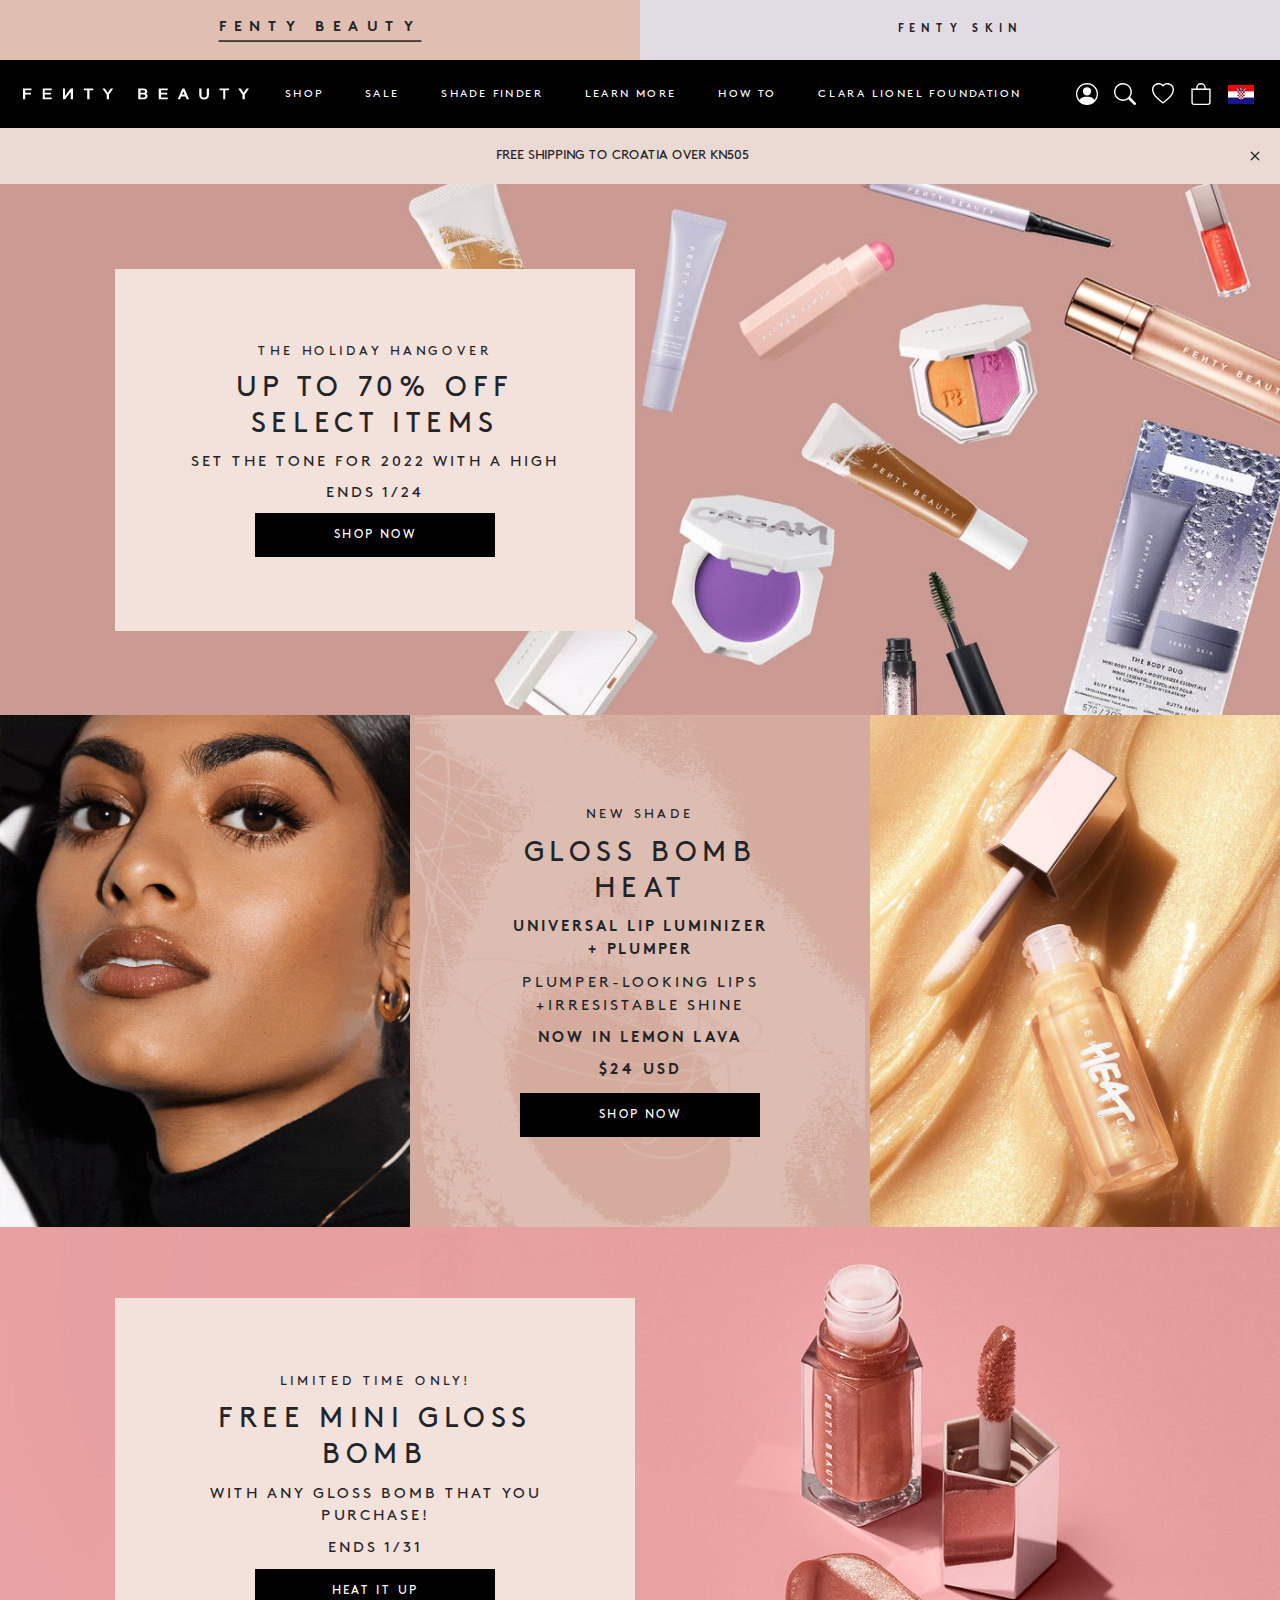
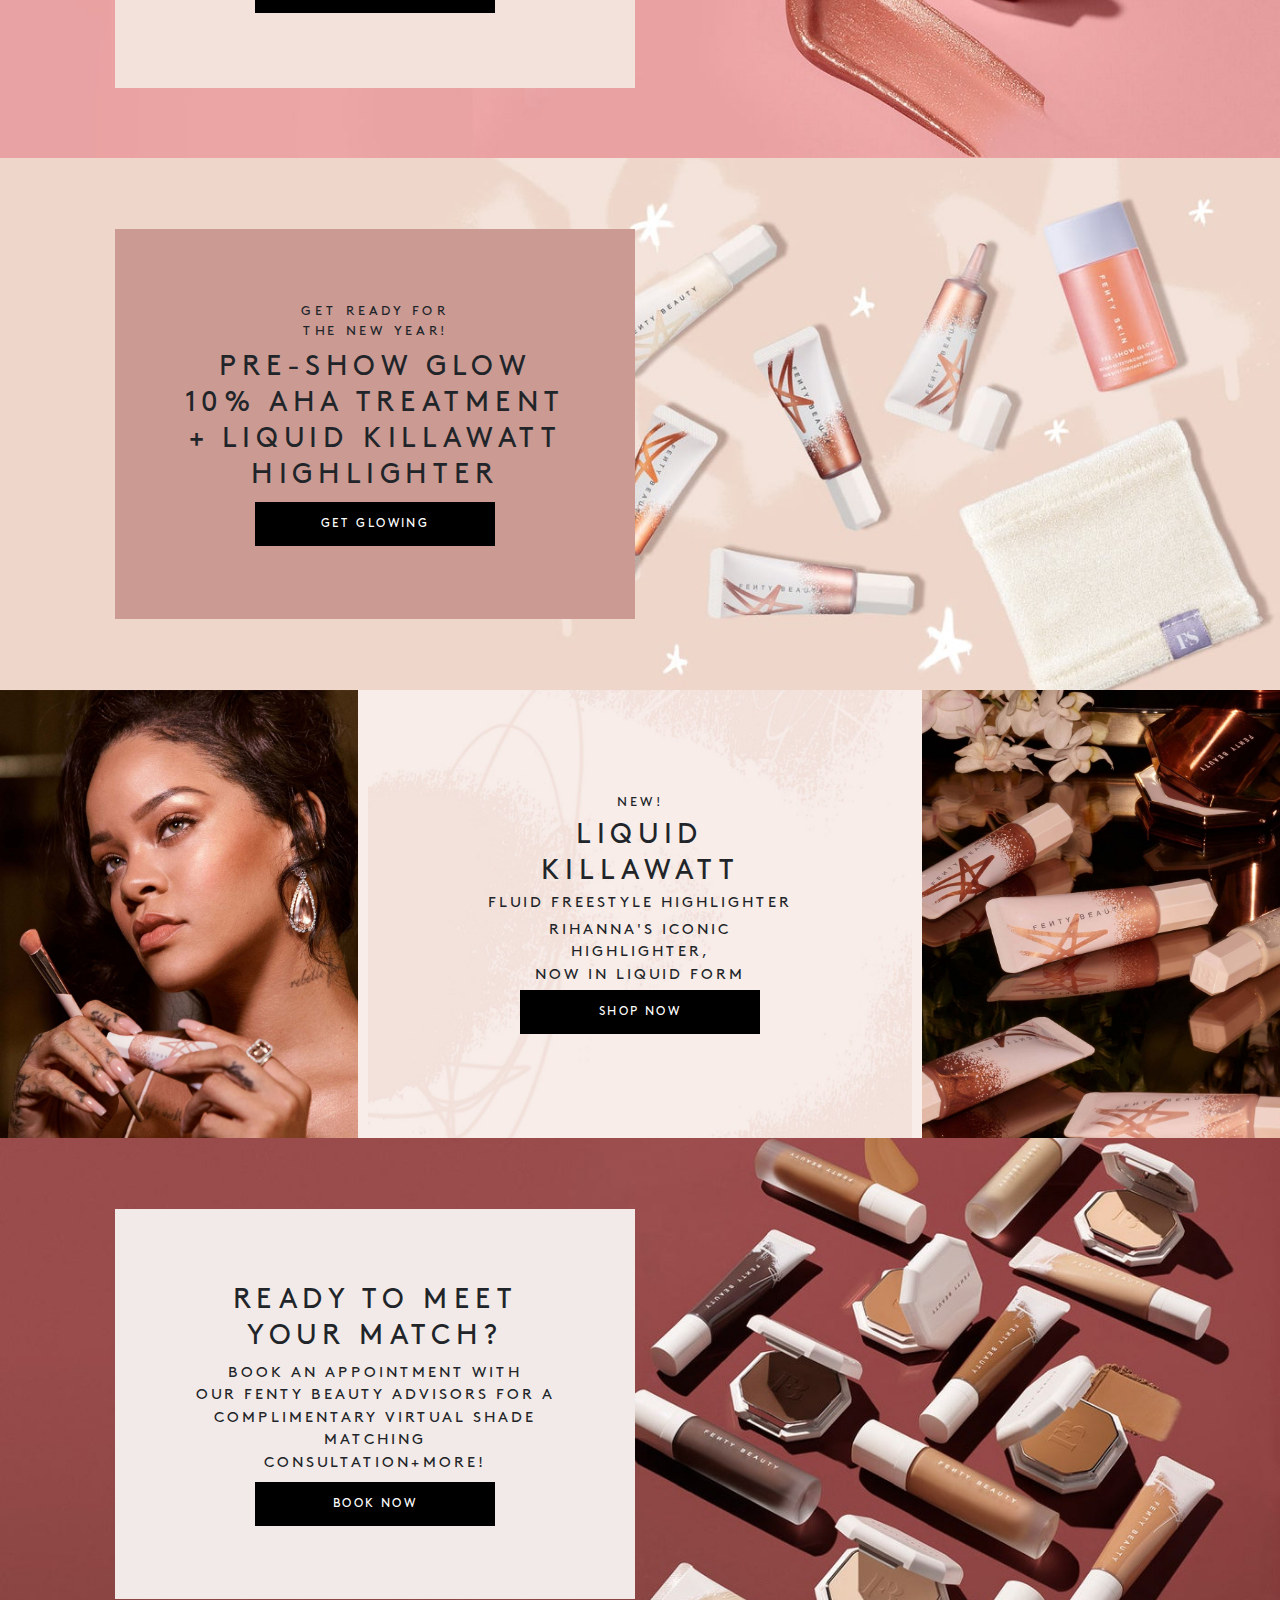
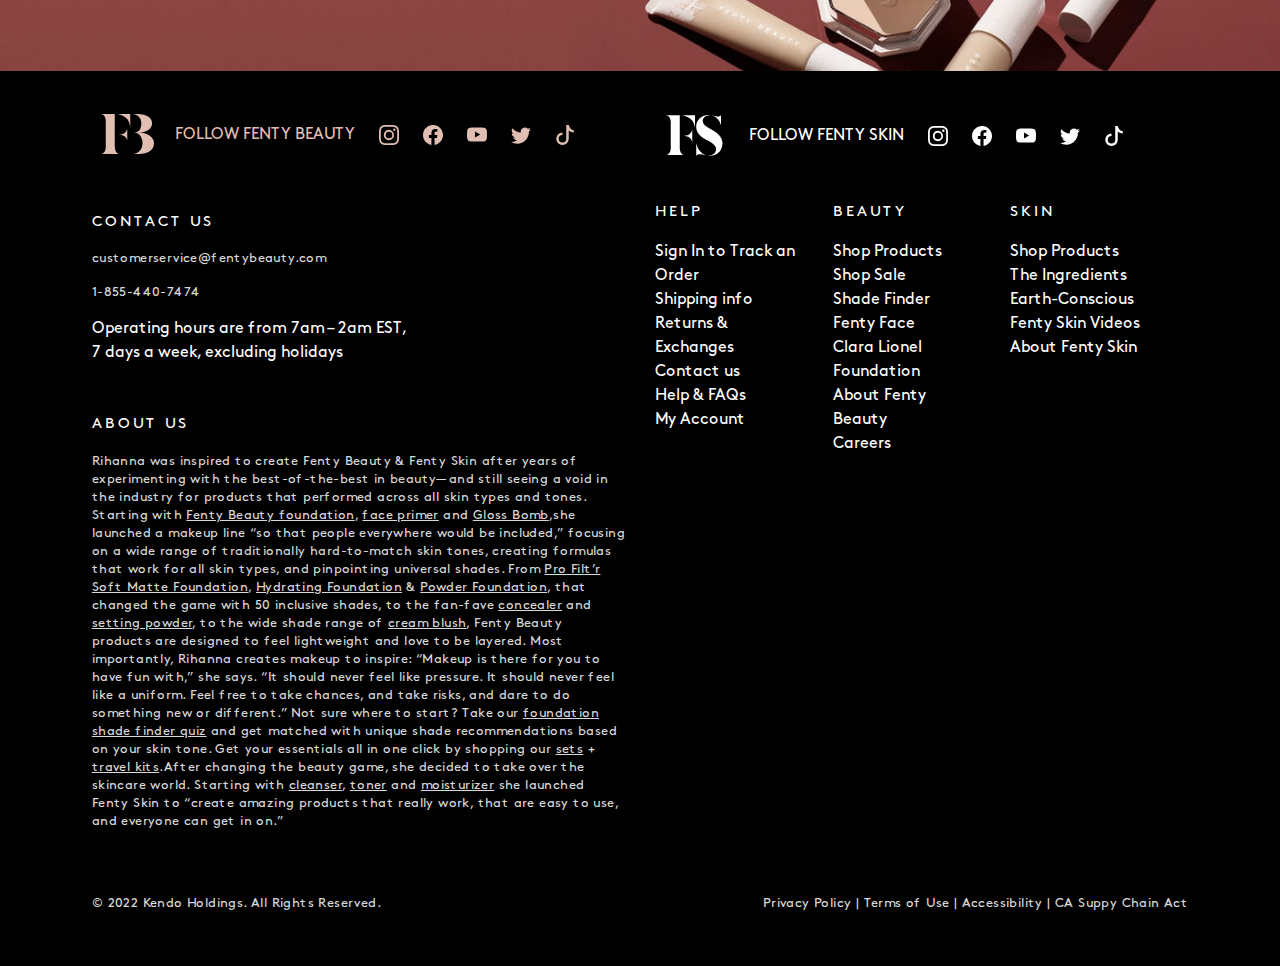
<file: index.html>
<!DOCTYPE html5>
<html>
<head>
	<meta charset="utf-8">
	<meta name="viewport" content="width=device-width, initial-scale=1">
	<title>Fenty Beauty</title>
	<link rel="stylesheet" href="https://stackpath.bootstrapcdn.com/bootstrap/4.3.1/css/bootstrap.min.css" integrity="sha384-ggOyR0iXCbMQv3Xipma34MD+dH/1fQ784/j6cY/iJTQUOhcWr7x9JvoRxT2MZw1T" crossorigin="anonymous">
	<link rel="stylesheet" href="css/stilovi.css">
</head>
<body>
	<div class="container-fluid">
		<header>
			<div class="row">
				<div class="col-6 d-flex justify-content-center align-items-center choose-fenty choose-fenty-1">
					<span style="border-bottom:1px solid black; padding-bottom:1px;">Fenty Beauty</span>
				</div>
				<div class="col-6 d-flex justify-content-center align-items-center choose-fenty choose-fenty-2">
					Fenty Skin
				</div>
			</div>
			<div class="row navbar navbar-expand-lg navbar-dark bg-dark">
			  <a class="navbar-brand" href="index.html"><img src="logo.png"/></a>
			  <button class="navbar-toggler" type="button" data-toggle="collapse" data-target="#navbarSupportedContent" aria-controls="navbarSupportedContent" aria-expanded="false" aria-label="Toggle navigation">
			    <span class="navbar-toggler-icon"></span>
			  </button>

			  <div class="collapse navbar-collapse" id="navbarSupportedContent">
			    <ul class="navbar-nav mr-auto justify-content-center align-items-center">
			    	<li class="nav-item">
				        <a class="nav-link" href="shop.html">Shop</a>
				    </li>
				    <li class="nav-item">
				        <a class="nav-link" href="sale.html">Sale</a>
				    </li>
				    <li class="nav-item">
				        <a class="nav-link" href="shade-finder.html">Shade finder</a>
				    </li>
				    <li class="nav-item">
				        <a class="nav-link" href="#">Learn more</a>
				    </li>
				    <li class="nav-item">
				        <a class="nav-link" href="how-to.html">How to</a>
				    </li>
				    <li class="nav-item">
				        <a class="nav-link" href="#">Clara Lionel Foundation</a>
				    </li>
				    <li class="nav-item nav-item-icon nav-item-icon-first">
					    <a class="nav-link" href="#">
					    	<svg xmlns="http://www.w3.org/2000/svg" width="22" height="22" fill="currentColor" class="bi bi-person-circle" viewBox="0 0 16 16">
								<path d="M11 6a3 3 0 1 1-6 0 3 3 0 0 1 6 0z"/>
								<path fill-rule="evenodd" d="M0 8a8 8 0 1 1 16 0A8 8 0 0 1 0 8zm8-7a7 7 0 0 0-5.468 11.37C3.242 11.226 4.805 10 8 10s4.757 1.225 5.468 2.37A7 7 0 0 0 8 1z"/>
							</svg>
					    </a>
					</li>
					<li class="nav-item nav-item-icon">
				    	<a class="nav-link" href="#">
						    <svg xmlns="http://www.w3.org/2000/svg" width="22" height="22" fill="currentColor" class="bi bi-search" viewBox="0 0 16 16">
								<path d="M11.742 10.344a6.5 6.5 0 1 0-1.397 1.398h-.001c.03.04.062.078.098.115l3.85 3.85a1 1 0 0 0 1.415-1.414l-3.85-3.85a1.007 1.007 0 0 0-.115-.1zM12 6.5a5.5 5.5 0 1 1-11 0 5.5 5.5 0 0 1 11 0z"/>
							</svg>
						</a>
				    </li>
				    <li class="nav-item nav-item-icon">
				    	<a class="nav-link" href="#">
						    <svg xmlns="http://www.w3.org/2000/svg" width="22" height="22" fill="currentColor" class="bi bi-heart" viewBox="0 0 16 16">
								<path d="m8 2.748-.717-.737C5.6.281 2.514.878 1.4 3.053c-.523 1.023-.641 2.5.314 4.385.92 1.815 2.834 3.989 6.286 6.357 3.452-2.368 5.365-4.542 6.286-6.357.955-1.886.838-3.362.314-4.385C13.486.878 10.4.28 8.717 2.01L8 2.748zM8 15C-7.333 4.868 3.279-3.04 7.824 1.143c.06.055.119.112.176.171a3.12 3.12 0 0 1 .176-.17C12.72-3.042 23.333 4.867 8 15z"/>
							</svg>
						</a>
				    </li>
				    <li class="nav-item nav-item-icon">
				    	<a class="nav-link" href="#">
						    <svg xmlns="http://www.w3.org/2000/svg" width="22" height="22" fill="currentColor" class="bi bi-bag" viewBox="0 0 16 16">
								<path d="M8 1a2.5 2.5 0 0 1 2.5 2.5V4h-5v-.5A2.5 2.5 0 0 1 8 1zm3.5 3v-.5a3.5 3.5 0 1 0-7 0V4H1v10a2 2 0 0 0 2 2h10a2 2 0 0 0 2-2V4h-3.5zM2 5h12v9a1 1 0 0 1-1 1H3a1 1 0 0 1-1-1V5z"/>
							</svg>
						</a>
				    </li>
				    <li class="nav-item nav-item-icon">
				    	<a class="nav-link" href="#">
						    <img src="hrv.png"/>
						</a>
				    </li>
				</ul>
			  </div>
			</div>
			<div class="row announcement d-flex justify-content-between align-items-center" id="announcement">
				<div></div>
				<div>
					Free shipping to Croatia over kn505
				</div>
				<a style="padding-right:15px; cursor:pointer;" onClick="document.getElementById('announcement').style.cssText = 'display:none !important';; console.log('yea');">
					<svg xmlns="http://www.w3.org/2000/svg" width="20" height="20" fill="currentColor" class="bi bi-x" viewBox="0 0 16 16">
						<path d="M4.646 4.646a.5.5 0 0 1 .708 0L8 7.293l2.646-2.647a.5.5 0 0 1 .708.708L8.707 8l2.647 2.646a.5.5 0 0 1-.708.708L8 8.707l-2.646 2.647a.5.5 0 0 1-.708-.708L7.293 8 4.646 5.354a.5.5 0 0 1 0-.708z"/>
					</svg>
				</a>
			</div>
		</header>
		<div class="row preview d-flex align-items-center">
			<img src="css/backgrounds/preview-1.jpg" />
			<div class="preview-box d-flex flex-column align-items-center justify-content-between" style="background-color: #f3e1db; height:362px;">
				<div class="mb-auto"></div>
				<div class="content-subtitle d-flex mb-auto">
					The holiday hangover
				</div>
				<div class="content-title d-flex mb-auto">
					Up to 70% off <br/> select items
				</div>
				<div class="content-text d-flex mb-auto">
					Set the tone for 2022 with a high
				</div>
				<div class="content-text d-flex mb-auto">
					Ends 1/24
				</div>
				<div class="content-button d-flex mb-auto">
					Shop now
				</div>
			</div>
		</div>
		<div class="row triptych d-flex flex-row justify-content-between" style="background-color:#d5ab9d;">
			<img src="css/triptych-images/models.gif"/>
			<div class="triptych-middle d-flex flex-column align-items-center">
				<img src="css/triptych-images/pink-background.jpg"/>
				<div class="d-flex flex-column align-items-center justify-content-center" style="position: absolute; padding:80px; height: 100%;">
					<div class="mb-auto"></div>
					<div class="content-subtitle d-flex mb-auto">
						New shade
					</div>
					<div class="content-title d-flex mb-auto">
						Gloss bomb heat
					</div>
					<div class="content-text d-flex mb-auto">
						<strong>Universal lip luminizer<br/>+ plumper</strong>
					</div>
					<div class="content-text d-flex mb-auto">
						Plumper-looking lips<br>+irresistable shine
					</div>
					<div class="content-text d-flex mb-auto">
						<strong>Now in lemon lava</strong>
					</div>
					<div class="content-text d-flex mb-auto">
						<strong>$24 usd</strong>
					</div>
					<div class="content-button d-flex mb-auto">
						Shop now
					</div>
				</div>
			</div>
			<img src="css/triptych-images/heat.jpg" />
		</div>
		<div class="row preview d-flex align-items-center">
			<img src="css/backgrounds/preview-2.jpg" />
			<div class="preview-box d-flex flex-column align-items-center justify-content-between" style="background-color: #f3e1db; height:390px;">
				<div class="mb-auto"></div>
				<div class="content-subtitle d-flex mb-auto">
					Limited time only!
				</div>
				<div class="content-title d-flex mb-auto">
					Free mini gloss<br>bomb
				</div>
				<div class="content-text d-flex mb-auto">
					with any gloss bomb that you purchase!
				</div>
				<div class="content-text d-flex mb-auto">
					Ends 1/31
				</div>
				<div class="content-button d-flex mb-auto">
					Heat it up
				</div>
			</div>
		</div>
		<div class="row preview d-flex align-items-center">
			<img src="css/backgrounds/preview-3.jpg" />
			<div class="preview-box d-flex flex-column align-items-center justify-content-between" style="background-color: #ca9a93; height:390px;">
				<div class="mb-auto"></div>
				<div class="content-subtitle d-flex mb-auto">
					Get ready for<br>the new year!
				</div>
				<div class="content-title d-flex mb-auto">
					Pre-show glow<br>10% aha treatment<br>+ liquid killawatt<br>highlighter
				</div>
				<div class="content-button d-flex mb-auto">
					Get glowing
				</div>
			</div>
		</div>
		<div class="row triptych d-flex flex-row justify-content-between triptych-2" style="background-color:#f8ede9;">
				<img src="css/triptych-images/rihanna.jpg"/>
			<div class="triptych-middle d-flex flex-column align-items-center">
				<img src="css/triptych-images/light-pink-background.jpg"/>
				<div class="d-flex flex-column align-items-center justify-content-center" style="position: absolute; height: 100%; width:40vw; padding:100px;">
					<div class="mb-auto"></div>
					<div class="content-subtitle d-flex mb-auto">
						New!
					</div>
					<div class="content-title d-flex mb-auto">
						liquid killawatt
					</div>
					<div class="content-text d-flex mb-auto">
						fluid freestyle highlighter
					</div>
					<div class="content-text d-flex mb-auto">
						Rihanna's iconic highlighter,<br> now in liquid form
					</div>
					<div class="content-button d-flex mb-auto">
						Shop now
					</div>
				</div>
			</div>
			<img src="css/triptych-images/killawatt.jpg" />
		</div>
		<div class="row preview d-flex align-items-center">
			<img src="css/backgrounds/preview-4.jpg" />
			<div class="preview-box d-flex flex-column align-items-center justify-content-between" style="background-color: #f2eae8; height:390px;">
				<div class="mb-auto"></div>
				<div class="content-title d-flex mb-auto">
					Ready to meet<br>your match?
				</div>
				<div class="content-text d-flex mb-auto">
					Book an appointment with<br>our fenty beauty advisors for a<br>complimentary virtual shade<br>matching<br>consultation+more!
				</div>
				<div class="content-button d-flex mb-auto">
					Book now
				</div>
			</div>
		</div>
	</div>

	<footer class="container-fluid">
		<div style="padding: 3vw 6vw;">
			<div class="row footer-social-media">
				<div class="col-6 footer-social-media-fenty-beauty">
					<img src="fb.png"/>
					Follow fenty beauty
					<svg xmlns="http://www.w3.org/2000/svg" width="20" height="20" fill="currentColor" class="bi bi-instagram" viewBox="0 0 16 16">
						<path d="M8 0C5.829 0 5.556.01 4.703.048 3.85.088 3.269.222 2.76.42a3.917 3.917 0 0 0-1.417.923A3.927 3.927 0 0 0 .42 2.76C.222 3.268.087 3.85.048 4.7.01 5.555 0 5.827 0 8.001c0 2.172.01 2.444.048 3.297.04.852.174 1.433.372 1.942.205.526.478.972.923 1.417.444.445.89.719 1.416.923.51.198 1.09.333 1.942.372C5.555 15.99 5.827 16 8 16s2.444-.01 3.298-.048c.851-.04 1.434-.174 1.943-.372a3.916 3.916 0 0 0 1.416-.923c.445-.445.718-.891.923-1.417.197-.509.332-1.09.372-1.942C15.99 10.445 16 10.173 16 8s-.01-2.445-.048-3.299c-.04-.851-.175-1.433-.372-1.941a3.926 3.926 0 0 0-.923-1.417A3.911 3.911 0 0 0 13.24.42c-.51-.198-1.092-.333-1.943-.372C10.443.01 10.172 0 7.998 0h.003zm-.717 1.442h.718c2.136 0 2.389.007 3.232.046.78.035 1.204.166 1.486.275.373.145.64.319.92.599.28.28.453.546.598.92.11.281.24.705.275 1.485.039.843.047 1.096.047 3.231s-.008 2.389-.047 3.232c-.035.78-.166 1.203-.275 1.485a2.47 2.47 0 0 1-.599.919c-.28.28-.546.453-.92.598-.28.11-.704.24-1.485.276-.843.038-1.096.047-3.232.047s-2.39-.009-3.233-.047c-.78-.036-1.203-.166-1.485-.276a2.478 2.478 0 0 1-.92-.598 2.48 2.48 0 0 1-.6-.92c-.109-.281-.24-.705-.275-1.485-.038-.843-.046-1.096-.046-3.233 0-2.136.008-2.388.046-3.231.036-.78.166-1.204.276-1.486.145-.373.319-.64.599-.92.28-.28.546-.453.92-.598.282-.11.705-.24 1.485-.276.738-.034 1.024-.044 2.515-.045v.002zm4.988 1.328a.96.96 0 1 0 0 1.92.96.96 0 0 0 0-1.92zm-4.27 1.122a4.109 4.109 0 1 0 0 8.217 4.109 4.109 0 0 0 0-8.217zm0 1.441a2.667 2.667 0 1 1 0 5.334 2.667 2.667 0 0 1 0-5.334z"/>
					</svg>
					<svg xmlns="http://www.w3.org/2000/svg" width="20" height="20" fill="currentColor" class="bi bi-facebook" viewBox="0 0 16 16">
						<path d="M16 8.049c0-4.446-3.582-8.05-8-8.05C3.58 0-.002 3.603-.002 8.05c0 4.017 2.926 7.347 6.75 7.951v-5.625h-2.03V8.05H6.75V6.275c0-2.017 1.195-3.131 3.022-3.131.876 0 1.791.157 1.791.157v1.98h-1.009c-.993 0-1.303.621-1.303 1.258v1.51h2.218l-.354 2.326H9.25V16c3.824-.604 6.75-3.934 6.75-7.951z"/>
					</svg>
					<svg xmlns="http://www.w3.org/2000/svg" width="20" height="20" fill="currentColor" class="bi bi-youtube" viewBox="0 0 16 16">
						<path d="M8.051 1.999h.089c.822.003 4.987.033 6.11.335a2.01 2.01 0 0 1 1.415 1.42c.101.38.172.883.22 1.402l.01.104.022.26.008.104c.065.914.073 1.77.074 1.957v.075c-.001.194-.01 1.108-.082 2.06l-.008.105-.009.104c-.05.572-.124 1.14-.235 1.558a2.007 2.007 0 0 1-1.415 1.42c-1.16.312-5.569.334-6.18.335h-.142c-.309 0-1.587-.006-2.927-.052l-.17-.006-.087-.004-.171-.007-.171-.007c-1.11-.049-2.167-.128-2.654-.26a2.007 2.007 0 0 1-1.415-1.419c-.111-.417-.185-.986-.235-1.558L.09 9.82l-.008-.104A31.4 31.4 0 0 1 0 7.68v-.123c.002-.215.01-.958.064-1.778l.007-.103.003-.052.008-.104.022-.26.01-.104c.048-.519.119-1.023.22-1.402a2.007 2.007 0 0 1 1.415-1.42c.487-.13 1.544-.21 2.654-.26l.17-.007.172-.006.086-.003.171-.007A99.788 99.788 0 0 1 7.858 2h.193zM6.4 5.209v4.818l4.157-2.408L6.4 5.209z"/>
					</svg>
					<svg xmlns="http://www.w3.org/2000/svg" width="20" height="20" fill="currentColor" class="bi bi-twitter" viewBox="0 0 16 16">
						<path d="M5.026 15c6.038 0 9.341-5.003 9.341-9.334 0-.14 0-.282-.006-.422A6.685 6.685 0 0 0 16 3.542a6.658 6.658 0 0 1-1.889.518 3.301 3.301 0 0 0 1.447-1.817 6.533 6.533 0 0 1-2.087.793A3.286 3.286 0 0 0 7.875 6.03a9.325 9.325 0 0 1-6.767-3.429 3.289 3.289 0 0 0 1.018 4.382A3.323 3.323 0 0 1 .64 6.575v.045a3.288 3.288 0 0 0 2.632 3.218 3.203 3.203 0 0 1-.865.115 3.23 3.23 0 0 1-.614-.057 3.283 3.283 0 0 0 3.067 2.277A6.588 6.588 0 0 1 .78 13.58a6.32 6.32 0 0 1-.78-.045A9.344 9.344 0 0 0 5.026 15z"/>
					</svg>
					<svg xmlns="http://www.w3.org/2000/svg" width="20" height="20" fill="currentColor" class="bi bi-tiktok" viewBox="0 0 16 16">
						<path d="M9 0h1.98c.144.715.54 1.617 1.235 2.512C12.895 3.389 13.797 4 15 4v2c-1.753 0-3.07-.814-4-1.829V11a5 5 0 1 1-5-5v2a3 3 0 1 0 3 3V0Z"/>
					</svg>
				</div>
				<div class="col-6 align-items-center">
					<img src="fs.png"/>
					Follow fenty skin
					<svg xmlns="http://www.w3.org/2000/svg" width="20" height="20" fill="currentColor" class="bi bi-instagram" viewBox="0 0 16 16">
						<path d="M8 0C5.829 0 5.556.01 4.703.048 3.85.088 3.269.222 2.76.42a3.917 3.917 0 0 0-1.417.923A3.927 3.927 0 0 0 .42 2.76C.222 3.268.087 3.85.048 4.7.01 5.555 0 5.827 0 8.001c0 2.172.01 2.444.048 3.297.04.852.174 1.433.372 1.942.205.526.478.972.923 1.417.444.445.89.719 1.416.923.51.198 1.09.333 1.942.372C5.555 15.99 5.827 16 8 16s2.444-.01 3.298-.048c.851-.04 1.434-.174 1.943-.372a3.916 3.916 0 0 0 1.416-.923c.445-.445.718-.891.923-1.417.197-.509.332-1.09.372-1.942C15.99 10.445 16 10.173 16 8s-.01-2.445-.048-3.299c-.04-.851-.175-1.433-.372-1.941a3.926 3.926 0 0 0-.923-1.417A3.911 3.911 0 0 0 13.24.42c-.51-.198-1.092-.333-1.943-.372C10.443.01 10.172 0 7.998 0h.003zm-.717 1.442h.718c2.136 0 2.389.007 3.232.046.78.035 1.204.166 1.486.275.373.145.64.319.92.599.28.28.453.546.598.92.11.281.24.705.275 1.485.039.843.047 1.096.047 3.231s-.008 2.389-.047 3.232c-.035.78-.166 1.203-.275 1.485a2.47 2.47 0 0 1-.599.919c-.28.28-.546.453-.92.598-.28.11-.704.24-1.485.276-.843.038-1.096.047-3.232.047s-2.39-.009-3.233-.047c-.78-.036-1.203-.166-1.485-.276a2.478 2.478 0 0 1-.92-.598 2.48 2.48 0 0 1-.6-.92c-.109-.281-.24-.705-.275-1.485-.038-.843-.046-1.096-.046-3.233 0-2.136.008-2.388.046-3.231.036-.78.166-1.204.276-1.486.145-.373.319-.64.599-.92.28-.28.546-.453.92-.598.282-.11.705-.24 1.485-.276.738-.034 1.024-.044 2.515-.045v.002zm4.988 1.328a.96.96 0 1 0 0 1.92.96.96 0 0 0 0-1.92zm-4.27 1.122a4.109 4.109 0 1 0 0 8.217 4.109 4.109 0 0 0 0-8.217zm0 1.441a2.667 2.667 0 1 1 0 5.334 2.667 2.667 0 0 1 0-5.334z"/>
					</svg>
					<svg xmlns="http://www.w3.org/2000/svg" width="20" height="20" fill="currentColor" class="bi bi-facebook" viewBox="0 0 16 16">
						<path d="M16 8.049c0-4.446-3.582-8.05-8-8.05C3.58 0-.002 3.603-.002 8.05c0 4.017 2.926 7.347 6.75 7.951v-5.625h-2.03V8.05H6.75V6.275c0-2.017 1.195-3.131 3.022-3.131.876 0 1.791.157 1.791.157v1.98h-1.009c-.993 0-1.303.621-1.303 1.258v1.51h2.218l-.354 2.326H9.25V16c3.824-.604 6.75-3.934 6.75-7.951z"/>
					</svg>
					<svg xmlns="http://www.w3.org/2000/svg" width="20" height="20" fill="currentColor" class="bi bi-youtube" viewBox="0 0 16 16">
						<path d="M8.051 1.999h.089c.822.003 4.987.033 6.11.335a2.01 2.01 0 0 1 1.415 1.42c.101.38.172.883.22 1.402l.01.104.022.26.008.104c.065.914.073 1.77.074 1.957v.075c-.001.194-.01 1.108-.082 2.06l-.008.105-.009.104c-.05.572-.124 1.14-.235 1.558a2.007 2.007 0 0 1-1.415 1.42c-1.16.312-5.569.334-6.18.335h-.142c-.309 0-1.587-.006-2.927-.052l-.17-.006-.087-.004-.171-.007-.171-.007c-1.11-.049-2.167-.128-2.654-.26a2.007 2.007 0 0 1-1.415-1.419c-.111-.417-.185-.986-.235-1.558L.09 9.82l-.008-.104A31.4 31.4 0 0 1 0 7.68v-.123c.002-.215.01-.958.064-1.778l.007-.103.003-.052.008-.104.022-.26.01-.104c.048-.519.119-1.023.22-1.402a2.007 2.007 0 0 1 1.415-1.42c.487-.13 1.544-.21 2.654-.26l.17-.007.172-.006.086-.003.171-.007A99.788 99.788 0 0 1 7.858 2h.193zM6.4 5.209v4.818l4.157-2.408L6.4 5.209z"/>
					</svg>
					<svg xmlns="http://www.w3.org/2000/svg" width="20" height="20" fill="currentColor" class="bi bi-twitter" viewBox="0 0 16 16">
						<path d="M5.026 15c6.038 0 9.341-5.003 9.341-9.334 0-.14 0-.282-.006-.422A6.685 6.685 0 0 0 16 3.542a6.658 6.658 0 0 1-1.889.518 3.301 3.301 0 0 0 1.447-1.817 6.533 6.533 0 0 1-2.087.793A3.286 3.286 0 0 0 7.875 6.03a9.325 9.325 0 0 1-6.767-3.429 3.289 3.289 0 0 0 1.018 4.382A3.323 3.323 0 0 1 .64 6.575v.045a3.288 3.288 0 0 0 2.632 3.218 3.203 3.203 0 0 1-.865.115 3.23 3.23 0 0 1-.614-.057 3.283 3.283 0 0 0 3.067 2.277A6.588 6.588 0 0 1 .78 13.58a6.32 6.32 0 0 1-.78-.045A9.344 9.344 0 0 0 5.026 15z"/>
					</svg>
					<svg xmlns="http://www.w3.org/2000/svg" width="20" height="20" fill="currentColor" class="bi bi-tiktok" viewBox="0 0 16 16">
						<path d="M9 0h1.98c.144.715.54 1.617 1.235 2.512C12.895 3.389 13.797 4 15 4v2c-1.753 0-3.07-.814-4-1.829V11a5 5 0 1 1-5-5v2a3 3 0 1 0 3 3V0Z"/>
					</svg>
				</div>
			</div>
			<div class="row footer-info">
				<div class="col-6">
					<br><br>
					<p class="content-text">
						contact us
					</p>
					<p class="footer-text">
						customerservice@fentybeauty.com
					</p>
					<p class="footer-text">
						1-855-440-7474
					</p>
					</p>Operating hours are from 7am – 2am EST,<br/>7 days a week, excluding holidays
					<br><br><br>
					<p class="content-text">
						about us
					</p>
					<p class="footer-text">
						Rihanna was inspired to create Fenty Beauty & Fenty Skin after years of experimenting with the best-of-the-best in beauty—and still seeing a void in the industry for products that performed across all skin types and tones. Starting with <u>Fenty Beauty foundation</u>, <u> face primer</u> and <u>Gloss Bomb</u>,she launched a makeup line “so that people everywhere would be included,” focusing on a wide range of traditionally hard-to-match skin tones, creating formulas that work for all skin types, and pinpointing universal shades. From <u> Pro Filt’r Soft Matte Foundation</u>, <u>Hydrating Foundation</u> & <u> Powder Foundation</u>, that changed the game with 50 inclusive shades, to the fan-fave <u>concealer</u> and <u>setting powder</u>, to the wide shade range of <u>cream blush</u>, Fenty Beauty products are designed to feel lightweight and love to be layered. Most importantly, Rihanna creates makeup to inspire: “Makeup is there for you to have fun with,” she says. “It should never feel like pressure. It should never feel like a uniform. Feel free to take chances, and take risks, and dare to do something new or different.” Not sure where to start? Take our <u>foundation shade finder quiz</u> and get matched with unique shade recommendations based on your skin tone. Get your essentials all in one click by shopping our <u>sets</u> + <u>travel kits</u>.After changing the beauty game, she decided to take over the skincare world. Starting with <u>cleanser</u>, <u>toner</u> and <u>moisturizer</u> she launched Fenty Skin to “create amazing products that really work, that are easy to use, and everyone can get in on.”
					</p>
					<br><br>
				</div>
				<div class="col-6 row sitemap">
					<div class="col-4">
						<p class="content-text">
							help
						</p>
						<p>
						<ul>
							<li>Sign In to Track an Order</li>
							<li>Shipping info</li>
							<li>Returns & Exchanges</li>
							<li>Contact us</li>
							<li>Help & FAQs</li>
							<li>My Account</li>
						</ul>
					</div>
					<div class="col-4">
						<p class="content-text">
							beauty
						</p>
						<ul>
							<li>Shop Products</li>
							<li>Shop Sale</li>
							<li>Shade Finder</li>
							<li>Fenty Face</li>
							<li>Clara Lionel Foundation</li>
							<li>About Fenty Beauty</li>
							<li>Careers</li>
						</ul>
					</div>
					<div class="col-4">
						<p class="content-text">
							skin
						</p>
						<ul>
							<li>Shop Products</li>
							<li>The Ingredients</li>
							<li>Earth-Conscious</li>
							<li>Fenty Skin Videos</li>
							<li>About Fenty Skin</li>
						</ul>
					</div>
				</div>
			</div>
			<div class="row footer-copyrights" style="color: #d8d8d8;">
				<div class="col-6">
					<p class="footer-text">
						© 2022 Kendo Holdings. All Rights Reserved.
					</p>
				</div>
				<div class="col-6">
					<p class="footer-text" style="text-align: right; cursor: pointer;">
						Privacy Policy | Terms of Use | Accessibility | CA Suppy Chain Act
					</p>
				</div>
			</div>
		</div>
	</footer>
	<script src="https://code.jquery.com/jquery-3.3.1.slim.min.js" integrity="sha384-q8i/X+965DzO0rT7abK41JStQIAqVgRVzpbzo5smXKp4YfRvH+8abtTE1Pi6jizo" crossorigin="anonymous"></script>
	<script src="https://cdnjs.cloudflare.com/ajax/libs/popper.js/1.14.7/umd/popper.min.js" integrity="sha384-UO2eT0CpHqdSJQ6hJty5KVphtPhzWj9WO1clHTMGa3JDZwrnQq4sF86dIHNDz0W1" crossorigin="anonymous"></script>
	<script src="https://stackpath.bootstrapcdn.com/bootstrap/4.3.1/js/bootstrap.min.js" integrity="sha384-JjSmVgyd0p3pXB1rRibZUAYoIIy6OrQ6VrjIEaFf/nJGzIxFDsf4x0xIM+B07jRM" crossorigin="anonymous"></script>
</body>
</html>
</file>
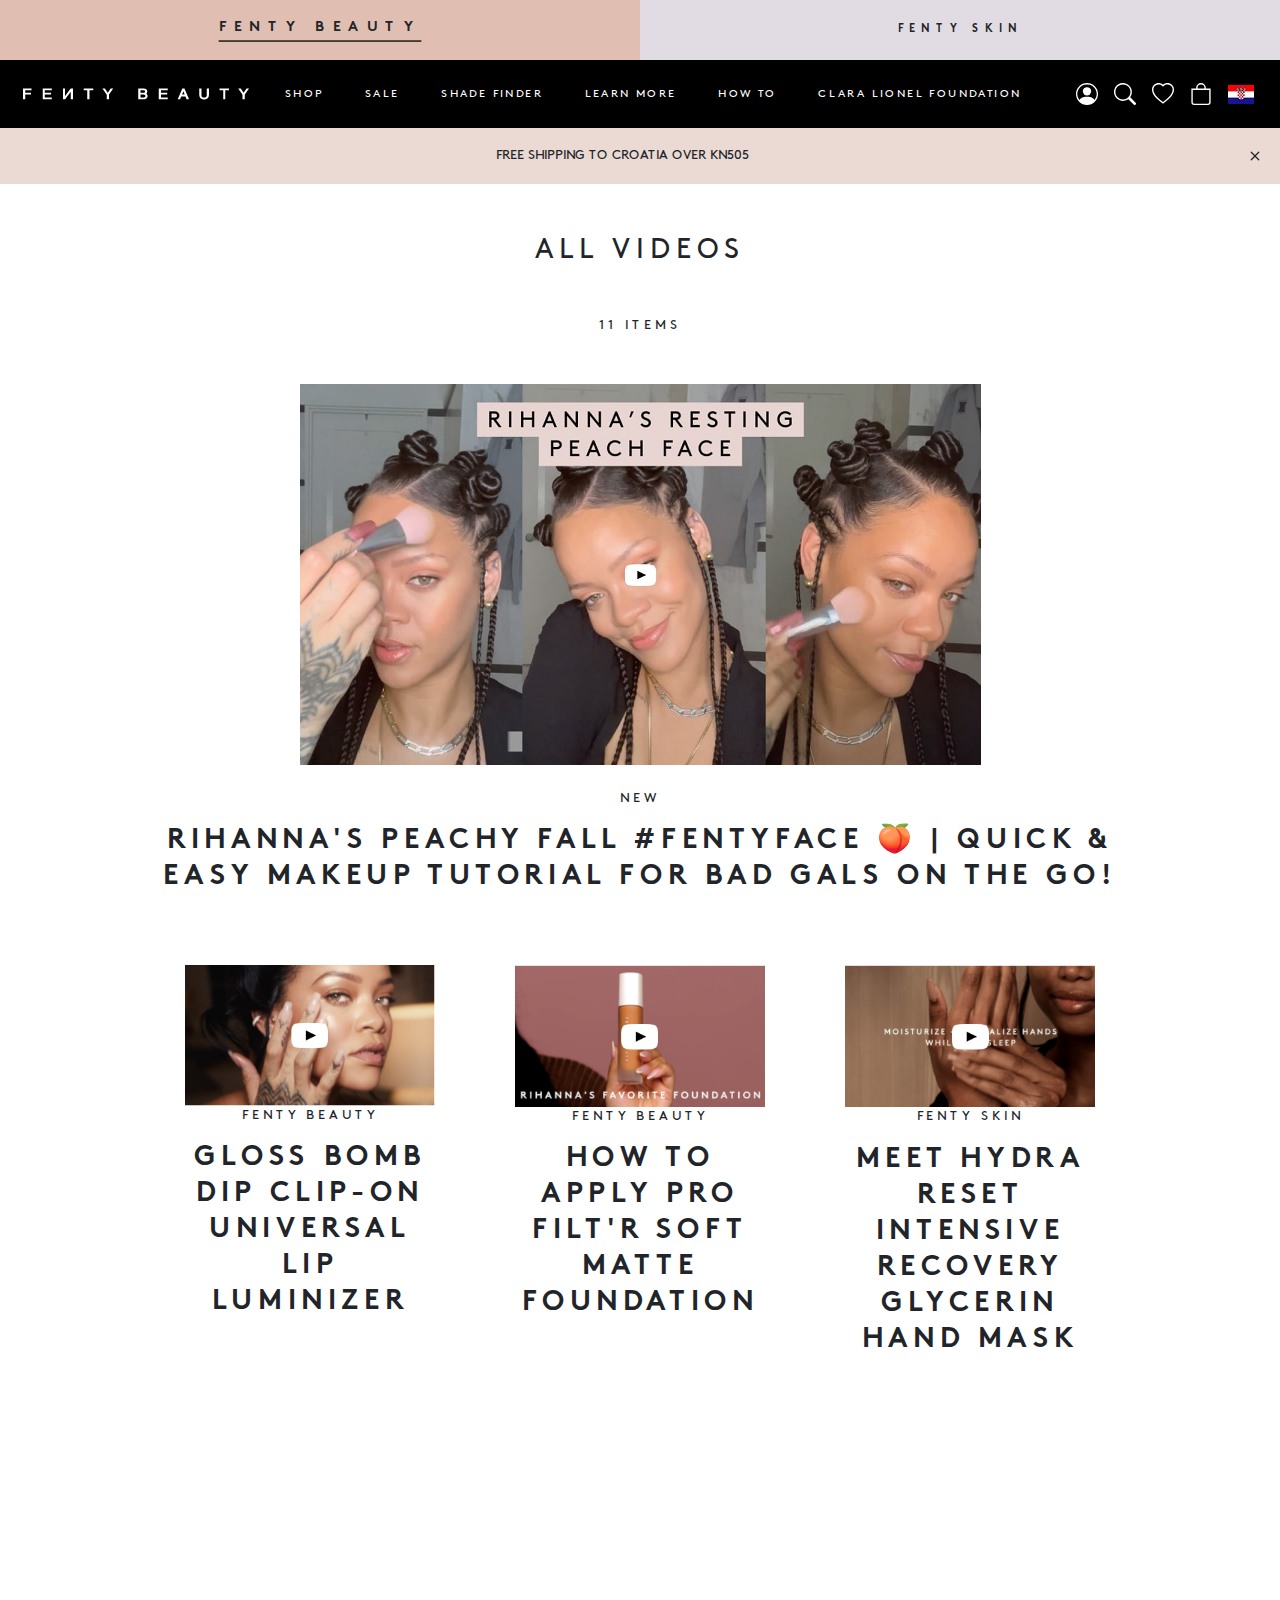
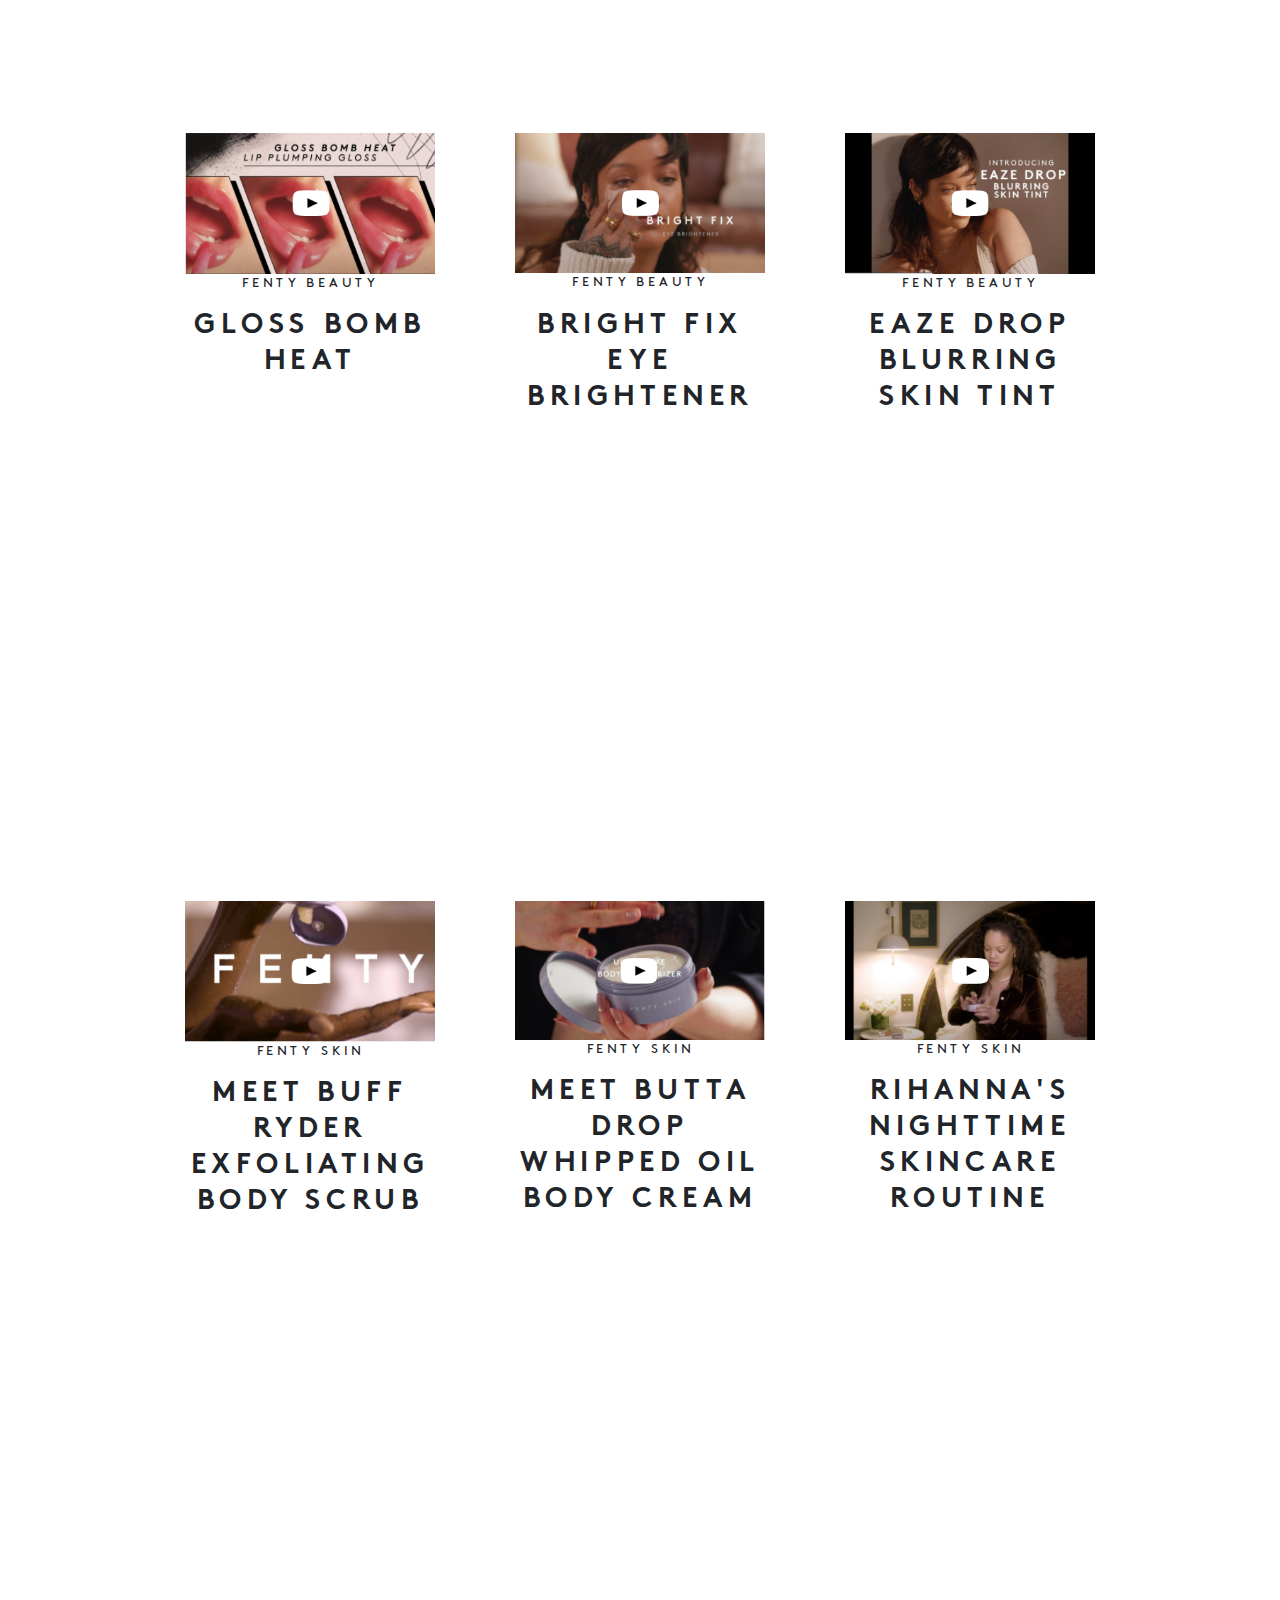
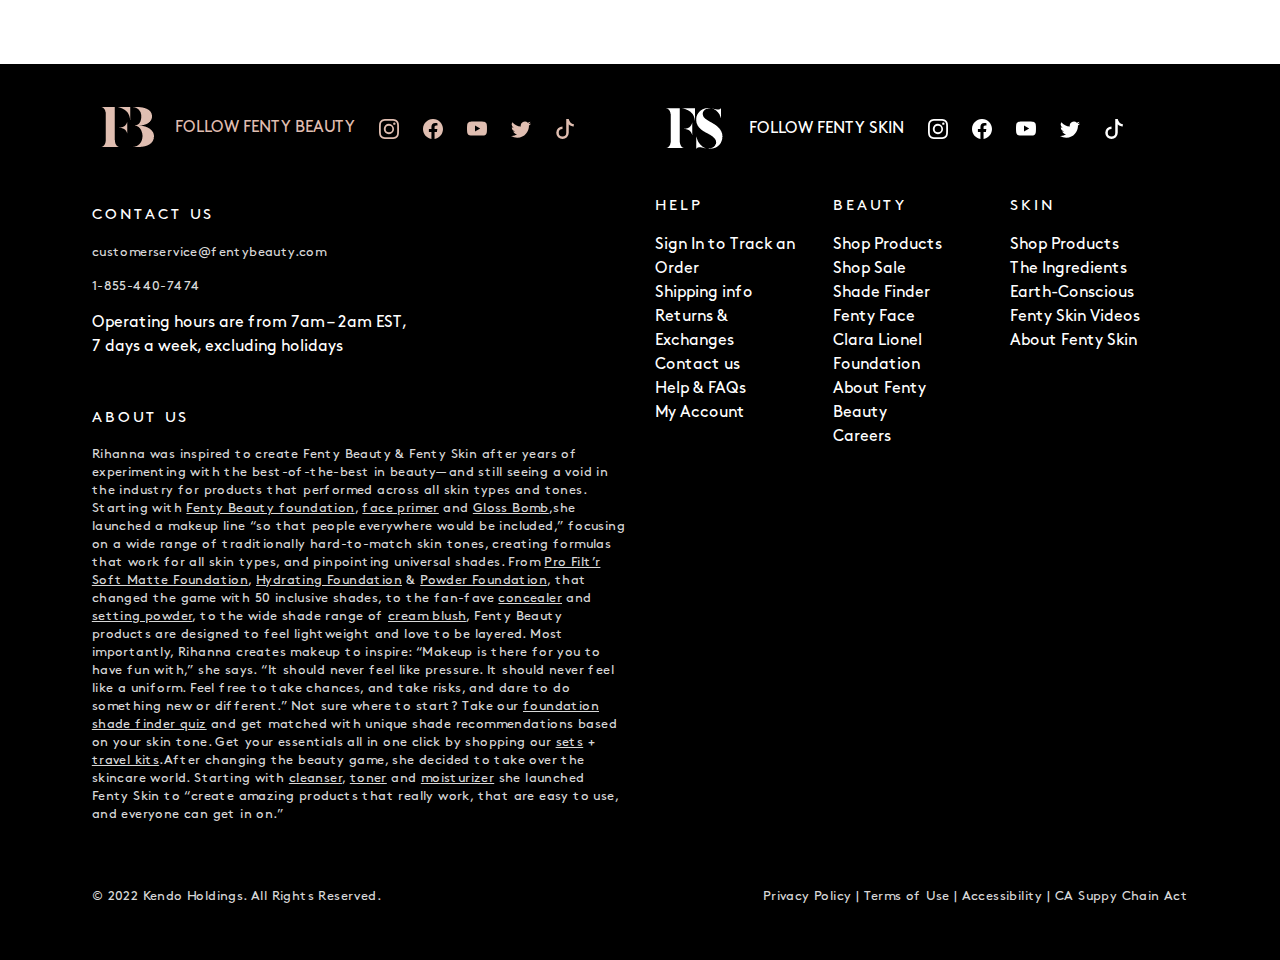
<file: how-to.html>
<!DOCTYPE html5>
<html>
<head>
	<meta charset="utf-8">
	<meta name="viewport" content="width=device-width, initial-scale=1">
	<title>Fenty Beauty</title>
	<link rel="stylesheet" href="https://stackpath.bootstrapcdn.com/bootstrap/4.3.1/css/bootstrap.min.css" integrity="sha384-ggOyR0iXCbMQv3Xipma34MD+dH/1fQ784/j6cY/iJTQUOhcWr7x9JvoRxT2MZw1T" crossorigin="anonymous">
	<link rel="stylesheet" href="css/stilovi.css">
</head>
<body>
	<div class="container-fluid">
		<header>
			<div class="row">
				<div class="col-6 d-flex justify-content-center align-items-center choose-fenty choose-fenty-1">
					<span style="border-bottom:1px solid black; padding-bottom:1px;">Fenty Beauty</span>
				</div>
				<div class="col-6 d-flex justify-content-center align-items-center choose-fenty choose-fenty-2">
					Fenty Skin
				</div>
			</div>
			<div class="row navbar navbar-expand-lg navbar-dark bg-dark">
			  <a class="navbar-brand" href="index.html"><img src="logo.png"/></a>
			  <button class="navbar-toggler" type="button" data-toggle="collapse" data-target="#navbarSupportedContent" aria-controls="navbarSupportedContent" aria-expanded="false" aria-label="Toggle navigation">
			    <span class="navbar-toggler-icon"></span>
			  </button>

			  <div class="collapse navbar-collapse" id="navbarSupportedContent">
			    <ul class="navbar-nav mr-auto justify-content-center align-items-center">
			    	<li class="nav-item">
				        <a class="nav-link" href="shop.html">Shop</a>
				    </li>
				    <li class="nav-item">
				        <a class="nav-link" href="sale.html">Sale</a>
				    </li>
				    <li class="nav-item">
				        <a class="nav-link" href="shade-finder.html">Shade finder</a>
				    </li>
				    <li class="nav-item">
				        <a class="nav-link" href="#">Learn more</a>
				    </li>
				    <li class="nav-item">
				        <a class="nav-link" href="how-to.html">How to</a>
				    </li>
				    <li class="nav-item">
				        <a class="nav-link" href="#">Clara Lionel Foundation</a>
				    </li>
				    <li class="nav-item nav-item-icon nav-item-icon-first">
					    <a class="nav-link" href="#">
					    	<svg xmlns="http://www.w3.org/2000/svg" width="22" height="22" fill="currentColor" class="bi bi-person-circle" viewBox="0 0 16 16">
								<path d="M11 6a3 3 0 1 1-6 0 3 3 0 0 1 6 0z"/>
								<path fill-rule="evenodd" d="M0 8a8 8 0 1 1 16 0A8 8 0 0 1 0 8zm8-7a7 7 0 0 0-5.468 11.37C3.242 11.226 4.805 10 8 10s4.757 1.225 5.468 2.37A7 7 0 0 0 8 1z"/>
							</svg>
					    </a>
					</li>
					<li class="nav-item nav-item-icon">
				    	<a class="nav-link" href="#">
						    <svg xmlns="http://www.w3.org/2000/svg" width="22" height="22" fill="currentColor" class="bi bi-search" viewBox="0 0 16 16">
								<path d="M11.742 10.344a6.5 6.5 0 1 0-1.397 1.398h-.001c.03.04.062.078.098.115l3.85 3.85a1 1 0 0 0 1.415-1.414l-3.85-3.85a1.007 1.007 0 0 0-.115-.1zM12 6.5a5.5 5.5 0 1 1-11 0 5.5 5.5 0 0 1 11 0z"/>
							</svg>
						</a>
				    </li>
				    <li class="nav-item nav-item-icon">
				    	<a class="nav-link" href="#">
						    <svg xmlns="http://www.w3.org/2000/svg" width="22" height="22" fill="currentColor" class="bi bi-heart" viewBox="0 0 16 16">
								<path d="m8 2.748-.717-.737C5.6.281 2.514.878 1.4 3.053c-.523 1.023-.641 2.5.314 4.385.92 1.815 2.834 3.989 6.286 6.357 3.452-2.368 5.365-4.542 6.286-6.357.955-1.886.838-3.362.314-4.385C13.486.878 10.4.28 8.717 2.01L8 2.748zM8 15C-7.333 4.868 3.279-3.04 7.824 1.143c.06.055.119.112.176.171a3.12 3.12 0 0 1 .176-.17C12.72-3.042 23.333 4.867 8 15z"/>
							</svg>
						</a>
				    </li>
				    <li class="nav-item nav-item-icon">
				    	<a class="nav-link" href="#">
						    <svg xmlns="http://www.w3.org/2000/svg" width="22" height="22" fill="currentColor" class="bi bi-bag" viewBox="0 0 16 16">
								<path d="M8 1a2.5 2.5 0 0 1 2.5 2.5V4h-5v-.5A2.5 2.5 0 0 1 8 1zm3.5 3v-.5a3.5 3.5 0 1 0-7 0V4H1v10a2 2 0 0 0 2 2h10a2 2 0 0 0 2-2V4h-3.5zM2 5h12v9a1 1 0 0 1-1 1H3a1 1 0 0 1-1-1V5z"/>
							</svg>
						</a>
				    </li>
				    <li class="nav-item nav-item-icon">
				    	<a class="nav-link" href="#">
						    <img src="hrv.png"/>
						</a>
				    </li>
				</ul>
			  </div>
			</div>
			<div class="row announcement d-flex justify-content-between align-items-center" id="announcement">
				<div></div>
				<div>
					Free shipping to Croatia over kn505
				</div>
				<a style="padding-right:15px; cursor:pointer;" onClick="document.getElementById('announcement').style.cssText = 'display:none !important';; console.log('yea');">
					<svg xmlns="http://www.w3.org/2000/svg" width="20" height="20" fill="currentColor" class="bi bi-x" viewBox="0 0 16 16">
						<path d="M4.646 4.646a.5.5 0 0 1 .708 0L8 7.293l2.646-2.647a.5.5 0 0 1 .708.708L8.707 8l2.647 2.646a.5.5 0 0 1-.708.708L8 8.707l-2.646 2.647a.5.5 0 0 1-.708-.708L7.293 8 4.646 5.354a.5.5 0 0 1 0-.708z"/>
					</svg>
				</a>
			</div>
		</header>
		<div class="container-fluid">
			<br><br>
			<div class="row d-flex justify-content-center content-title" style="text-transform: uppercase;">
				all videos
			</div><br><br>
			<div class="row d-flex justify-content-center content-subtitle" style="text-transform: uppercase;">
				11 items
			</div><br><br>
			<div class="container-fluid video-container">
				<div class="row d-flex flex-column justify-content-center align-items-center">
					<a target="_blank" href="https://www.youtube.com/watch?v=xDJz5MGb2VY"><img src="css/videos/peachface.jpg"/></a>
					<br>
					<p class="content-subtitle" style="text-transform: uppercase; text-align: center;">
						new
					</p>
					<p class="content-title" style="text-transform: uppercase; text-align: center;">
						<strong>Rihanna's Peachy Fall #FENTYFACE 🍑 | Quick & Easy Makeup Tutorial For Bad Gals on the Go!</strong>
					</p>
				</div> <br> <br>
				<div class="row">
					<div class="col-xl-4 col-md-12 product-container">
						<a target="_blank" href="https://www.youtube.com/watch?v=Eqim_3KJDXk"><img src="css/videos/1.png"/></a>
						<br>
						<p class="content-subtitle" style="text-transform: uppercase; text-align: center;">
							fenty beauty
						</p>
						<p class="content-title" style="text-transform: uppercase; text-align: center;">
							<strong>Gloss Bomb Dip Clip-on Universal Lip Luminizer  </strong>
						</p>
					</div>
					<div class="col-xl-4 col-md-12 product-container">
						<a target="_blank" href="https://www.youtube.com/watch?v=TWf6g6XPeqY"><img src="css/videos/2.png"/></a>
						<br>
						<p class="content-subtitle" style="text-transform: uppercase; text-align: center;">
							fenty beauty
						</p>
						<p class="content-title" style="text-transform: uppercase; text-align: center;">
							<strong>how to apply pro filt'r soft matte foundation </strong>
						</p>
					</div>
					<div class="col-xl-4 col-md-12 product-container">
						<a target="_blank" href="https://www.youtube.com/watch?v=Fc_oaYlg1SA"><img src="css/videos/3.png"/></a>
						<br>
						<p class="content-subtitle" style="text-transform: uppercase; text-align: center;">
							fenty skin
						</p>
						<p class="content-title" style="text-transform: uppercase; text-align: center;">
							<strong>meet hydra reset intensive recovery glycerin hand mask  </strong>
						</p>
					</div>
				</div>
				<div class="row">
					<div class="col-xl-4 col-md-12 product-container">
						<a target="_blank" href="https://www.youtube.com/watch?v=2m0vt0Rpha8"><img src="css/videos/4.png"/></a>
						<br>
						<p class="content-subtitle" style="text-transform: uppercase; text-align: center;">
							fenty beauty
						</p>
						<p class="content-title" style="text-transform: uppercase; text-align: center;">
							<strong>Gloss Bomb Heat </strong>
						</p>
					</div>
					<div class="col-xl-4 col-md-12 product-container">
						<a target="_blank" href="https://www.youtube.com/watch?v=Vb9xbvH-x4c"><img src="css/videos/5.png"/></a>
						<br>
						<p class="content-subtitle" style="text-transform: uppercase; text-align: center;">
							fenty beauty
						</p>
						<p class="content-title" style="text-transform: uppercase; text-align: center;">
							<strong>Bright Fix eye brightener</strong>
						</p>
					</div>
					<div class="col-xl-4 col-md-12 product-container">
						<a target="_blank" href="https://www.youtube.com/watch?v=KKSTk5rkCpM"><img src="css/videos/6.png"/></a>
						<br>
						<p class="content-subtitle" style="text-transform: uppercase; text-align: center;">
							fenty beauty
						</p>
						<p class="content-title" style="text-transform: uppercase; text-align: center;">
							<strong>eaze drop blurring skin tint</strong>
						</p>
					</div>
				</div>
				<div class="row">
					<div class="col-xl-4 col-md-12 product-container">
						<a target="_blank" href="https://www.youtube.com/watch?v=1q1RYu5udg4"><img src="css/videos/7.png"/></a>
						<br>
						<p class="content-subtitle" style="text-transform: uppercase; text-align: center;">
							fenty skin
						</p>
						<p class="content-title" style="text-transform: uppercase; text-align: center;">
							<strong>Meet Buff ryder exfoliating body scrub</strong>
						</p>
					</div>
					<div class="col-xl-4 col-md-12 product-container">
						<a target="_blank" href="https://www.youtube.com/watch?v=uV9zW9FP1Yo"><img src="css/videos/8.png"/></a>
						<br>
						<p class="content-subtitle" style="text-transform: uppercase; text-align: center;">
							fenty skin
						</p>
						<p class="content-title" style="text-transform: uppercase; text-align: center;">
							<strong>Meet butta drop whipped oil body cream</strong>
						</p>
					</div>
					<div class="col-xl-4 col-md-12 product-container">
						<a target="_blank" href="https://www.youtube.com/watch?v=e9nguc7Qwv4"><img src="css/videos/9.png"/></a>
						<br>
						<p class="content-subtitle" style="text-transform: uppercase; text-align: center;">
							fenty skin
						</p>
						<p class="content-title" style="text-transform: uppercase; text-align: center;">
							<strong>rihanna's nighttime skincare routine</strong>
						</p>
					</div>
				</div>
			</div>
		</div>
	</div>

	<footer class="container-fluid">
		<div style="padding: 3vw 6vw;">
			<div class="row footer-social-media">
				<div class="col-xl-6 col-xs-12 footer-social-media-fenty-beauty">
					<img src="fb.png"/>
					Follow fenty beauty
					<svg xmlns="http://www.w3.org/2000/svg" width="20" height="20" fill="currentColor" class="bi bi-instagram" viewBox="0 0 16 16">
						<path d="M8 0C5.829 0 5.556.01 4.703.048 3.85.088 3.269.222 2.76.42a3.917 3.917 0 0 0-1.417.923A3.927 3.927 0 0 0 .42 2.76C.222 3.268.087 3.85.048 4.7.01 5.555 0 5.827 0 8.001c0 2.172.01 2.444.048 3.297.04.852.174 1.433.372 1.942.205.526.478.972.923 1.417.444.445.89.719 1.416.923.51.198 1.09.333 1.942.372C5.555 15.99 5.827 16 8 16s2.444-.01 3.298-.048c.851-.04 1.434-.174 1.943-.372a3.916 3.916 0 0 0 1.416-.923c.445-.445.718-.891.923-1.417.197-.509.332-1.09.372-1.942C15.99 10.445 16 10.173 16 8s-.01-2.445-.048-3.299c-.04-.851-.175-1.433-.372-1.941a3.926 3.926 0 0 0-.923-1.417A3.911 3.911 0 0 0 13.24.42c-.51-.198-1.092-.333-1.943-.372C10.443.01 10.172 0 7.998 0h.003zm-.717 1.442h.718c2.136 0 2.389.007 3.232.046.78.035 1.204.166 1.486.275.373.145.64.319.92.599.28.28.453.546.598.92.11.281.24.705.275 1.485.039.843.047 1.096.047 3.231s-.008 2.389-.047 3.232c-.035.78-.166 1.203-.275 1.485a2.47 2.47 0 0 1-.599.919c-.28.28-.546.453-.92.598-.28.11-.704.24-1.485.276-.843.038-1.096.047-3.232.047s-2.39-.009-3.233-.047c-.78-.036-1.203-.166-1.485-.276a2.478 2.478 0 0 1-.92-.598 2.48 2.48 0 0 1-.6-.92c-.109-.281-.24-.705-.275-1.485-.038-.843-.046-1.096-.046-3.233 0-2.136.008-2.388.046-3.231.036-.78.166-1.204.276-1.486.145-.373.319-.64.599-.92.28-.28.546-.453.92-.598.282-.11.705-.24 1.485-.276.738-.034 1.024-.044 2.515-.045v.002zm4.988 1.328a.96.96 0 1 0 0 1.92.96.96 0 0 0 0-1.92zm-4.27 1.122a4.109 4.109 0 1 0 0 8.217 4.109 4.109 0 0 0 0-8.217zm0 1.441a2.667 2.667 0 1 1 0 5.334 2.667 2.667 0 0 1 0-5.334z"/>
					</svg>
					<svg xmlns="http://www.w3.org/2000/svg" width="20" height="20" fill="currentColor" class="bi bi-facebook" viewBox="0 0 16 16">
						<path d="M16 8.049c0-4.446-3.582-8.05-8-8.05C3.58 0-.002 3.603-.002 8.05c0 4.017 2.926 7.347 6.75 7.951v-5.625h-2.03V8.05H6.75V6.275c0-2.017 1.195-3.131 3.022-3.131.876 0 1.791.157 1.791.157v1.98h-1.009c-.993 0-1.303.621-1.303 1.258v1.51h2.218l-.354 2.326H9.25V16c3.824-.604 6.75-3.934 6.75-7.951z"/>
					</svg>
					<svg xmlns="http://www.w3.org/2000/svg" width="20" height="20" fill="currentColor" class="bi bi-youtube" viewBox="0 0 16 16">
						<path d="M8.051 1.999h.089c.822.003 4.987.033 6.11.335a2.01 2.01 0 0 1 1.415 1.42c.101.38.172.883.22 1.402l.01.104.022.26.008.104c.065.914.073 1.77.074 1.957v.075c-.001.194-.01 1.108-.082 2.06l-.008.105-.009.104c-.05.572-.124 1.14-.235 1.558a2.007 2.007 0 0 1-1.415 1.42c-1.16.312-5.569.334-6.18.335h-.142c-.309 0-1.587-.006-2.927-.052l-.17-.006-.087-.004-.171-.007-.171-.007c-1.11-.049-2.167-.128-2.654-.26a2.007 2.007 0 0 1-1.415-1.419c-.111-.417-.185-.986-.235-1.558L.09 9.82l-.008-.104A31.4 31.4 0 0 1 0 7.68v-.123c.002-.215.01-.958.064-1.778l.007-.103.003-.052.008-.104.022-.26.01-.104c.048-.519.119-1.023.22-1.402a2.007 2.007 0 0 1 1.415-1.42c.487-.13 1.544-.21 2.654-.26l.17-.007.172-.006.086-.003.171-.007A99.788 99.788 0 0 1 7.858 2h.193zM6.4 5.209v4.818l4.157-2.408L6.4 5.209z"/>
					</svg>
					<svg xmlns="http://www.w3.org/2000/svg" width="20" height="20" fill="currentColor" class="bi bi-twitter" viewBox="0 0 16 16">
						<path d="M5.026 15c6.038 0 9.341-5.003 9.341-9.334 0-.14 0-.282-.006-.422A6.685 6.685 0 0 0 16 3.542a6.658 6.658 0 0 1-1.889.518 3.301 3.301 0 0 0 1.447-1.817 6.533 6.533 0 0 1-2.087.793A3.286 3.286 0 0 0 7.875 6.03a9.325 9.325 0 0 1-6.767-3.429 3.289 3.289 0 0 0 1.018 4.382A3.323 3.323 0 0 1 .64 6.575v.045a3.288 3.288 0 0 0 2.632 3.218 3.203 3.203 0 0 1-.865.115 3.23 3.23 0 0 1-.614-.057 3.283 3.283 0 0 0 3.067 2.277A6.588 6.588 0 0 1 .78 13.58a6.32 6.32 0 0 1-.78-.045A9.344 9.344 0 0 0 5.026 15z"/>
					</svg>
					<svg xmlns="http://www.w3.org/2000/svg" width="20" height="20" fill="currentColor" class="bi bi-tiktok" viewBox="0 0 16 16">
						<path d="M9 0h1.98c.144.715.54 1.617 1.235 2.512C12.895 3.389 13.797 4 15 4v2c-1.753 0-3.07-.814-4-1.829V11a5 5 0 1 1-5-5v2a3 3 0 1 0 3 3V0Z"/>
					</svg>
				</div>
				<div class="col-xl-6 col-xs-12 align-items-center">
					<img src="fs.png"/>
					Follow fenty skin
					<svg xmlns="http://www.w3.org/2000/svg" width="20" height="20" fill="currentColor" class="bi bi-instagram" viewBox="0 0 16 16">
						<path d="M8 0C5.829 0 5.556.01 4.703.048 3.85.088 3.269.222 2.76.42a3.917 3.917 0 0 0-1.417.923A3.927 3.927 0 0 0 .42 2.76C.222 3.268.087 3.85.048 4.7.01 5.555 0 5.827 0 8.001c0 2.172.01 2.444.048 3.297.04.852.174 1.433.372 1.942.205.526.478.972.923 1.417.444.445.89.719 1.416.923.51.198 1.09.333 1.942.372C5.555 15.99 5.827 16 8 16s2.444-.01 3.298-.048c.851-.04 1.434-.174 1.943-.372a3.916 3.916 0 0 0 1.416-.923c.445-.445.718-.891.923-1.417.197-.509.332-1.09.372-1.942C15.99 10.445 16 10.173 16 8s-.01-2.445-.048-3.299c-.04-.851-.175-1.433-.372-1.941a3.926 3.926 0 0 0-.923-1.417A3.911 3.911 0 0 0 13.24.42c-.51-.198-1.092-.333-1.943-.372C10.443.01 10.172 0 7.998 0h.003zm-.717 1.442h.718c2.136 0 2.389.007 3.232.046.78.035 1.204.166 1.486.275.373.145.64.319.92.599.28.28.453.546.598.92.11.281.24.705.275 1.485.039.843.047 1.096.047 3.231s-.008 2.389-.047 3.232c-.035.78-.166 1.203-.275 1.485a2.47 2.47 0 0 1-.599.919c-.28.28-.546.453-.92.598-.28.11-.704.24-1.485.276-.843.038-1.096.047-3.232.047s-2.39-.009-3.233-.047c-.78-.036-1.203-.166-1.485-.276a2.478 2.478 0 0 1-.92-.598 2.48 2.48 0 0 1-.6-.92c-.109-.281-.24-.705-.275-1.485-.038-.843-.046-1.096-.046-3.233 0-2.136.008-2.388.046-3.231.036-.78.166-1.204.276-1.486.145-.373.319-.64.599-.92.28-.28.546-.453.92-.598.282-.11.705-.24 1.485-.276.738-.034 1.024-.044 2.515-.045v.002zm4.988 1.328a.96.96 0 1 0 0 1.92.96.96 0 0 0 0-1.92zm-4.27 1.122a4.109 4.109 0 1 0 0 8.217 4.109 4.109 0 0 0 0-8.217zm0 1.441a2.667 2.667 0 1 1 0 5.334 2.667 2.667 0 0 1 0-5.334z"/>
					</svg>
					<svg xmlns="http://www.w3.org/2000/svg" width="20" height="20" fill="currentColor" class="bi bi-facebook" viewBox="0 0 16 16">
						<path d="M16 8.049c0-4.446-3.582-8.05-8-8.05C3.58 0-.002 3.603-.002 8.05c0 4.017 2.926 7.347 6.75 7.951v-5.625h-2.03V8.05H6.75V6.275c0-2.017 1.195-3.131 3.022-3.131.876 0 1.791.157 1.791.157v1.98h-1.009c-.993 0-1.303.621-1.303 1.258v1.51h2.218l-.354 2.326H9.25V16c3.824-.604 6.75-3.934 6.75-7.951z"/>
					</svg>
					<svg xmlns="http://www.w3.org/2000/svg" width="20" height="20" fill="currentColor" class="bi bi-youtube" viewBox="0 0 16 16">
						<path d="M8.051 1.999h.089c.822.003 4.987.033 6.11.335a2.01 2.01 0 0 1 1.415 1.42c.101.38.172.883.22 1.402l.01.104.022.26.008.104c.065.914.073 1.77.074 1.957v.075c-.001.194-.01 1.108-.082 2.06l-.008.105-.009.104c-.05.572-.124 1.14-.235 1.558a2.007 2.007 0 0 1-1.415 1.42c-1.16.312-5.569.334-6.18.335h-.142c-.309 0-1.587-.006-2.927-.052l-.17-.006-.087-.004-.171-.007-.171-.007c-1.11-.049-2.167-.128-2.654-.26a2.007 2.007 0 0 1-1.415-1.419c-.111-.417-.185-.986-.235-1.558L.09 9.82l-.008-.104A31.4 31.4 0 0 1 0 7.68v-.123c.002-.215.01-.958.064-1.778l.007-.103.003-.052.008-.104.022-.26.01-.104c.048-.519.119-1.023.22-1.402a2.007 2.007 0 0 1 1.415-1.42c.487-.13 1.544-.21 2.654-.26l.17-.007.172-.006.086-.003.171-.007A99.788 99.788 0 0 1 7.858 2h.193zM6.4 5.209v4.818l4.157-2.408L6.4 5.209z"/>
					</svg>
					<svg xmlns="http://www.w3.org/2000/svg" width="20" height="20" fill="currentColor" class="bi bi-twitter" viewBox="0 0 16 16">
						<path d="M5.026 15c6.038 0 9.341-5.003 9.341-9.334 0-.14 0-.282-.006-.422A6.685 6.685 0 0 0 16 3.542a6.658 6.658 0 0 1-1.889.518 3.301 3.301 0 0 0 1.447-1.817 6.533 6.533 0 0 1-2.087.793A3.286 3.286 0 0 0 7.875 6.03a9.325 9.325 0 0 1-6.767-3.429 3.289 3.289 0 0 0 1.018 4.382A3.323 3.323 0 0 1 .64 6.575v.045a3.288 3.288 0 0 0 2.632 3.218 3.203 3.203 0 0 1-.865.115 3.23 3.23 0 0 1-.614-.057 3.283 3.283 0 0 0 3.067 2.277A6.588 6.588 0 0 1 .78 13.58a6.32 6.32 0 0 1-.78-.045A9.344 9.344 0 0 0 5.026 15z"/>
					</svg>
					<svg xmlns="http://www.w3.org/2000/svg" width="20" height="20" fill="currentColor" class="bi bi-tiktok" viewBox="0 0 16 16">
						<path d="M9 0h1.98c.144.715.54 1.617 1.235 2.512C12.895 3.389 13.797 4 15 4v2c-1.753 0-3.07-.814-4-1.829V11a5 5 0 1 1-5-5v2a3 3 0 1 0 3 3V0Z"/>
					</svg>
				</div>
			</div>
			<div class="row footer-info">
				<div class="col-6">
					<br><br>
					<p class="content-text">
						contact us
					</p>
					<p class="footer-text">
						customerservice@fentybeauty.com
					</p>
					<p class="footer-text">
						1-855-440-7474
					</p>
					</p>Operating hours are from 7am – 2am EST,<br/>7 days a week, excluding holidays
					<br><br><br>
					<p class="content-text">
						about us
					</p>
					<p class="footer-text">
						Rihanna was inspired to create Fenty Beauty & Fenty Skin after years of experimenting with the best-of-the-best in beauty—and still seeing a void in the industry for products that performed across all skin types and tones. Starting with <u>Fenty Beauty foundation</u>, <u> face primer</u> and <u>Gloss Bomb</u>,she launched a makeup line “so that people everywhere would be included,” focusing on a wide range of traditionally hard-to-match skin tones, creating formulas that work for all skin types, and pinpointing universal shades. From <u> Pro Filt’r Soft Matte Foundation</u>, <u>Hydrating Foundation</u> & <u> Powder Foundation</u>, that changed the game with 50 inclusive shades, to the fan-fave <u>concealer</u> and <u>setting powder</u>, to the wide shade range of <u>cream blush</u>, Fenty Beauty products are designed to feel lightweight and love to be layered. Most importantly, Rihanna creates makeup to inspire: “Makeup is there for you to have fun with,” she says. “It should never feel like pressure. It should never feel like a uniform. Feel free to take chances, and take risks, and dare to do something new or different.” Not sure where to start? Take our <u>foundation shade finder quiz</u> and get matched with unique shade recommendations based on your skin tone. Get your essentials all in one click by shopping our <u>sets</u> + <u>travel kits</u>.After changing the beauty game, she decided to take over the skincare world. Starting with <u>cleanser</u>, <u>toner</u> and <u>moisturizer</u> she launched Fenty Skin to “create amazing products that really work, that are easy to use, and everyone can get in on.”
					</p>
					<br><br>
				</div>
				<div class="col-6 row sitemap">
					<div class="col-4">
						<p class="content-text">
							help
						</p>
						<p>
						<ul>
							<li>Sign In to Track an Order</li>
							<li>Shipping info</li>
							<li>Returns & Exchanges</li>
							<li>Contact us</li>
							<li>Help & FAQs</li>
							<li>My Account</li>
						</ul>
					</div>
					<div class="col-4">
						<p class="content-text">
							beauty
						</p>
						<ul>
							<li>Shop Products</li>
							<li>Shop Sale</li>
							<li>Shade Finder</li>
							<li>Fenty Face</li>
							<li>Clara Lionel Foundation</li>
							<li>About Fenty Beauty</li>
							<li>Careers</li>
						</ul>
					</div>
					<div class="col-4">
						<p class="content-text">
							skin
						</p>
						<ul>
							<li>Shop Products</li>
							<li>The Ingredients</li>
							<li>Earth-Conscious</li>
							<li>Fenty Skin Videos</li>
							<li>About Fenty Skin</li>
						</ul>
					</div>
				</div>
			</div>
			<div class="row footer-copyrights" style="color: #d8d8d8;">
				<div class="col-6">
					<p class="footer-text">
						© 2022 Kendo Holdings. All Rights Reserved.
					</p>
				</div>
				<div class="col-6">
					<p class="footer-text" style="text-align: right; cursor: pointer;">
						Privacy Policy | Terms of Use | Accessibility | CA Suppy Chain Act
					</p>
				</div>
			</div>
		</div>
	</footer>
	<script src="https://code.jquery.com/jquery-3.3.1.slim.min.js" integrity="sha384-q8i/X+965DzO0rT7abK41JStQIAqVgRVzpbzo5smXKp4YfRvH+8abtTE1Pi6jizo" crossorigin="anonymous"></script>
	<script src="https://cdnjs.cloudflare.com/ajax/libs/popper.js/1.14.7/umd/popper.min.js" integrity="sha384-UO2eT0CpHqdSJQ6hJty5KVphtPhzWj9WO1clHTMGa3JDZwrnQq4sF86dIHNDz0W1" crossorigin="anonymous"></script>
	<script src="https://stackpath.bootstrapcdn.com/bootstrap/4.3.1/js/bootstrap.min.js" integrity="sha384-JjSmVgyd0p3pXB1rRibZUAYoIIy6OrQ6VrjIEaFf/nJGzIxFDsf4x0xIM+B07jRM" crossorigin="anonymous"></script>
</body>
</html>
</file>
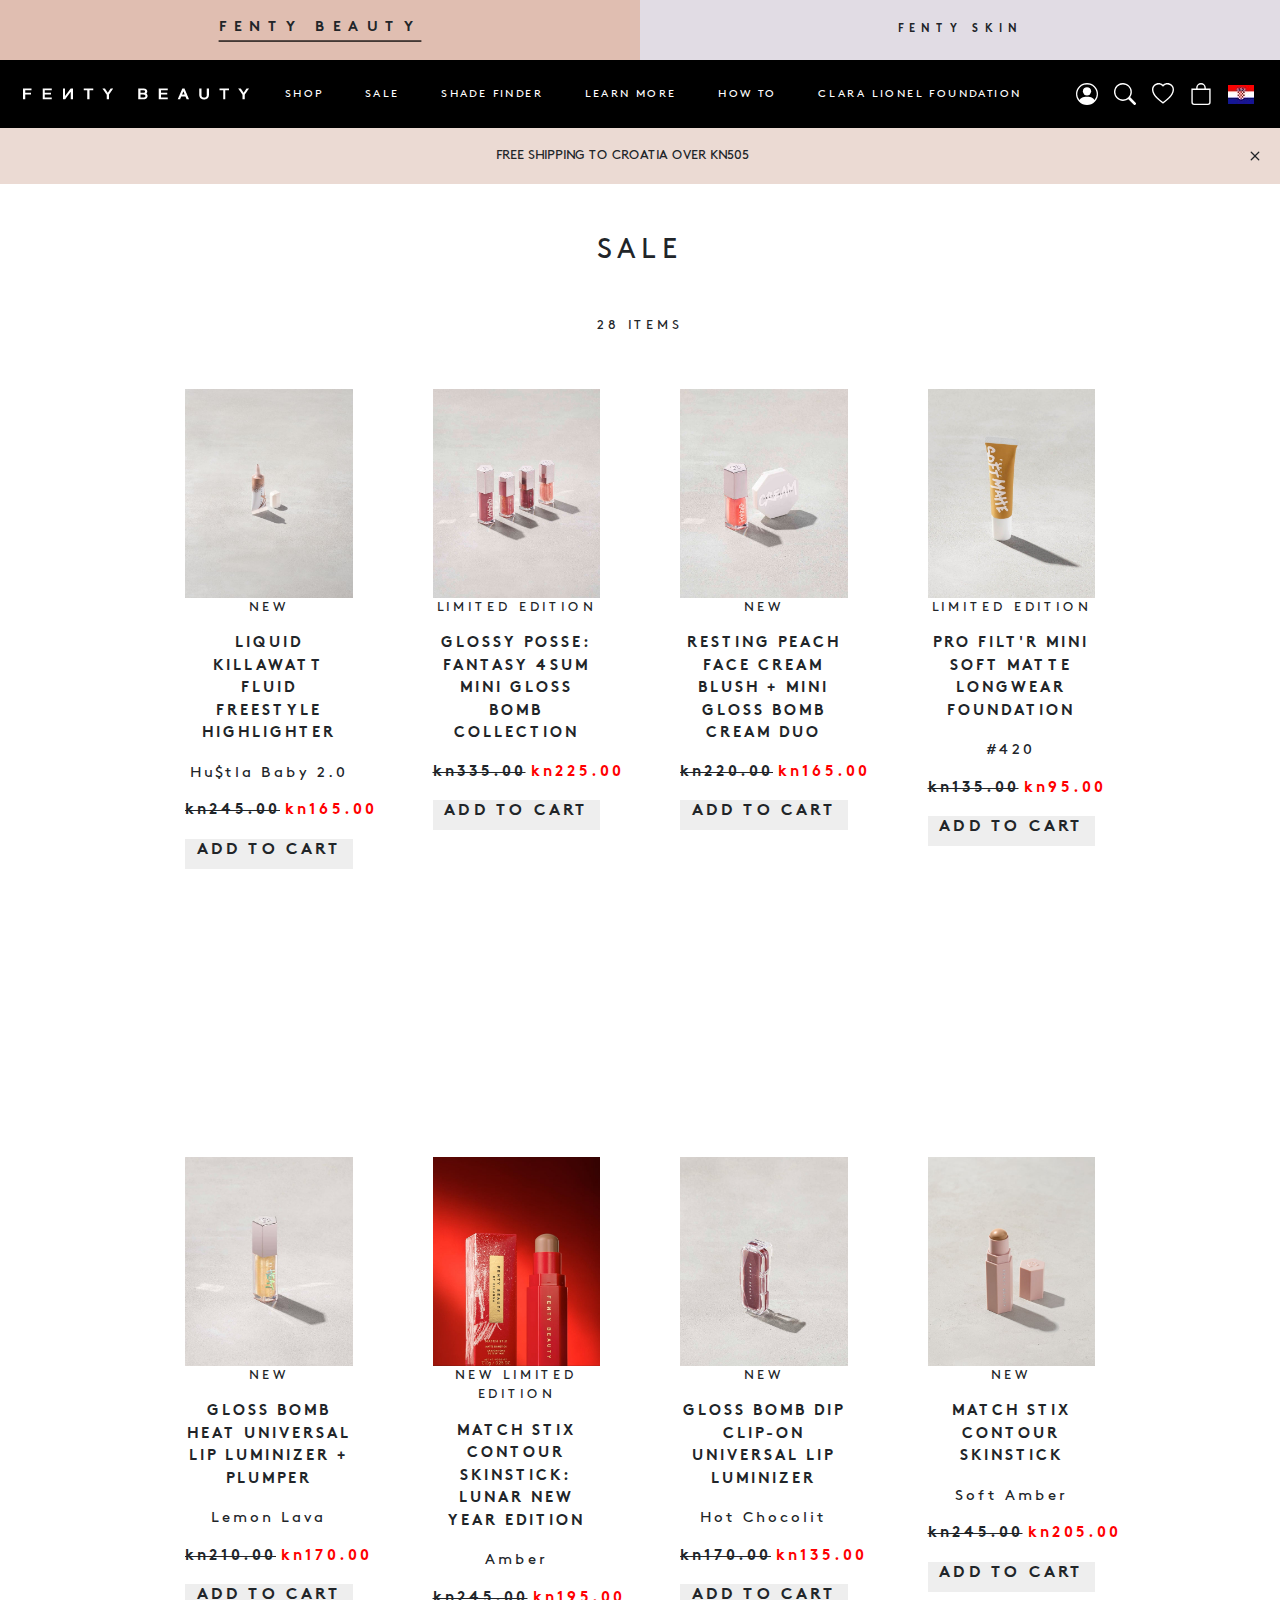
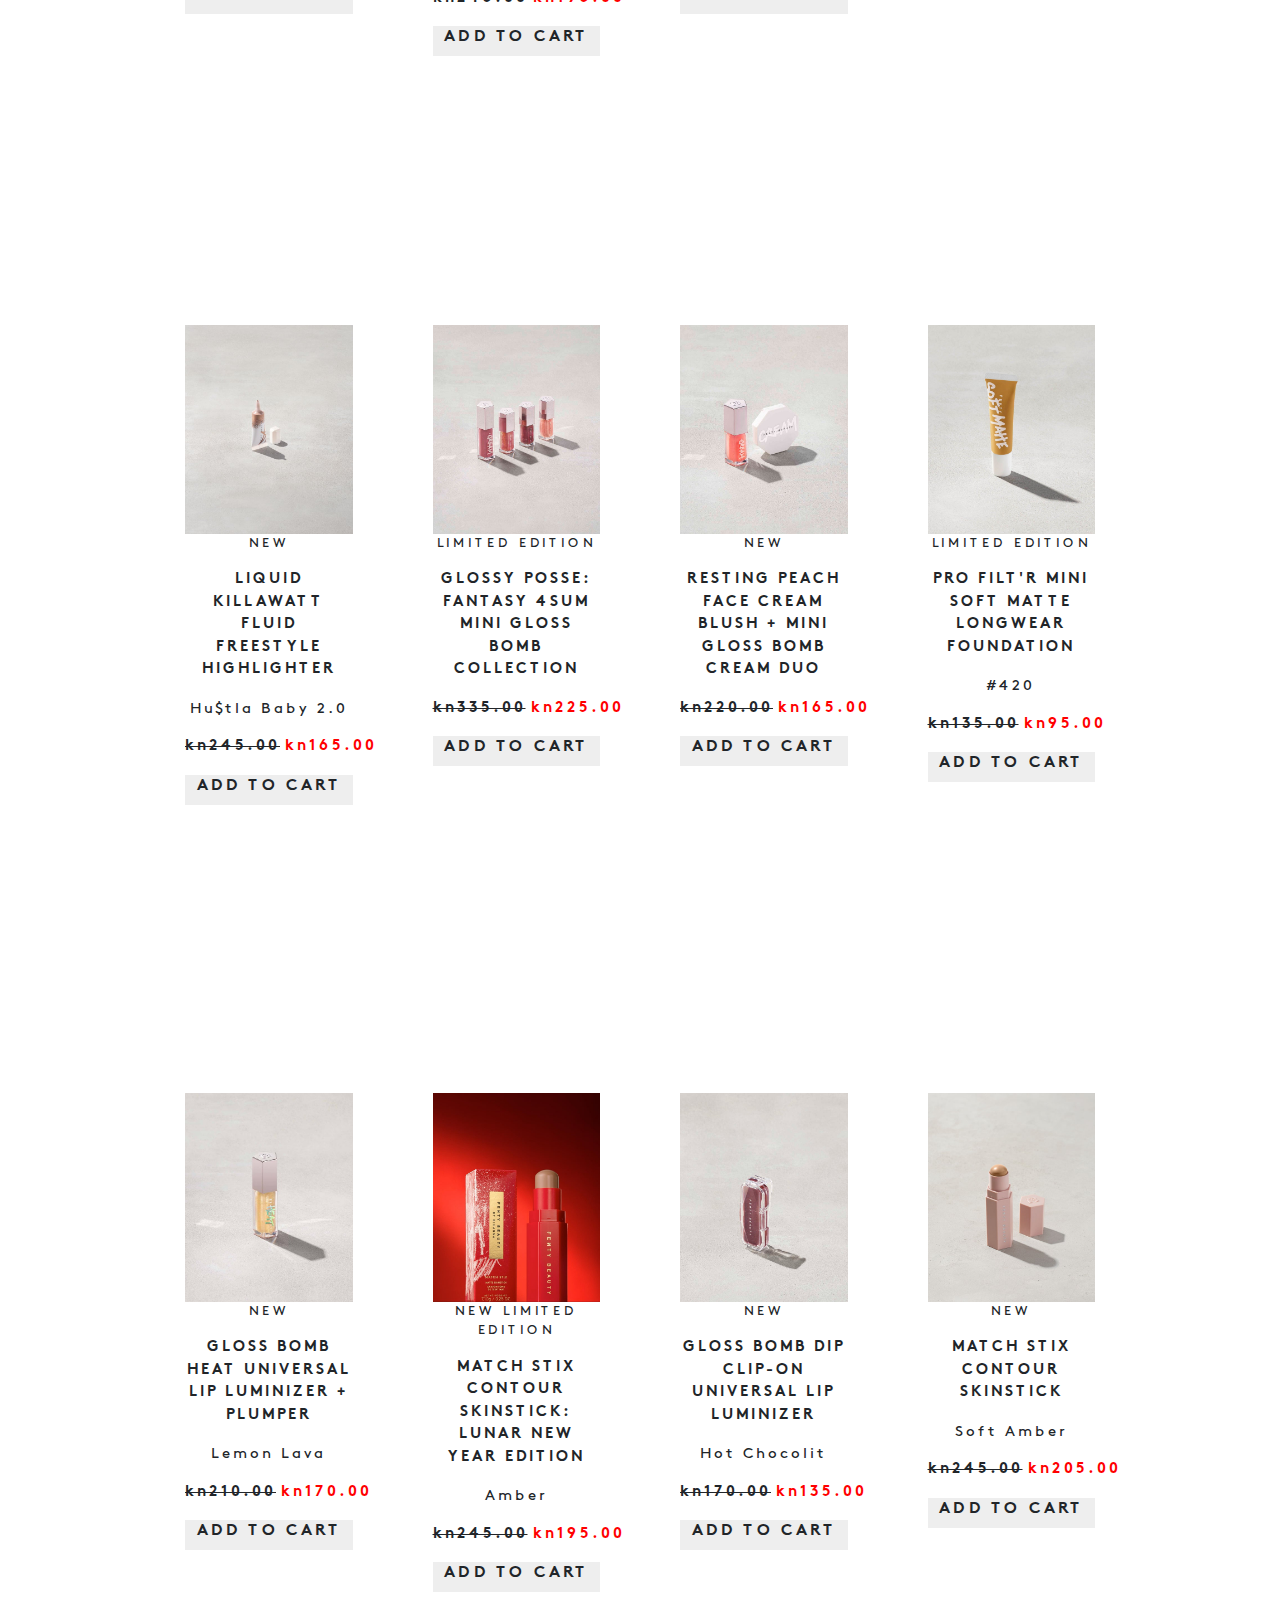
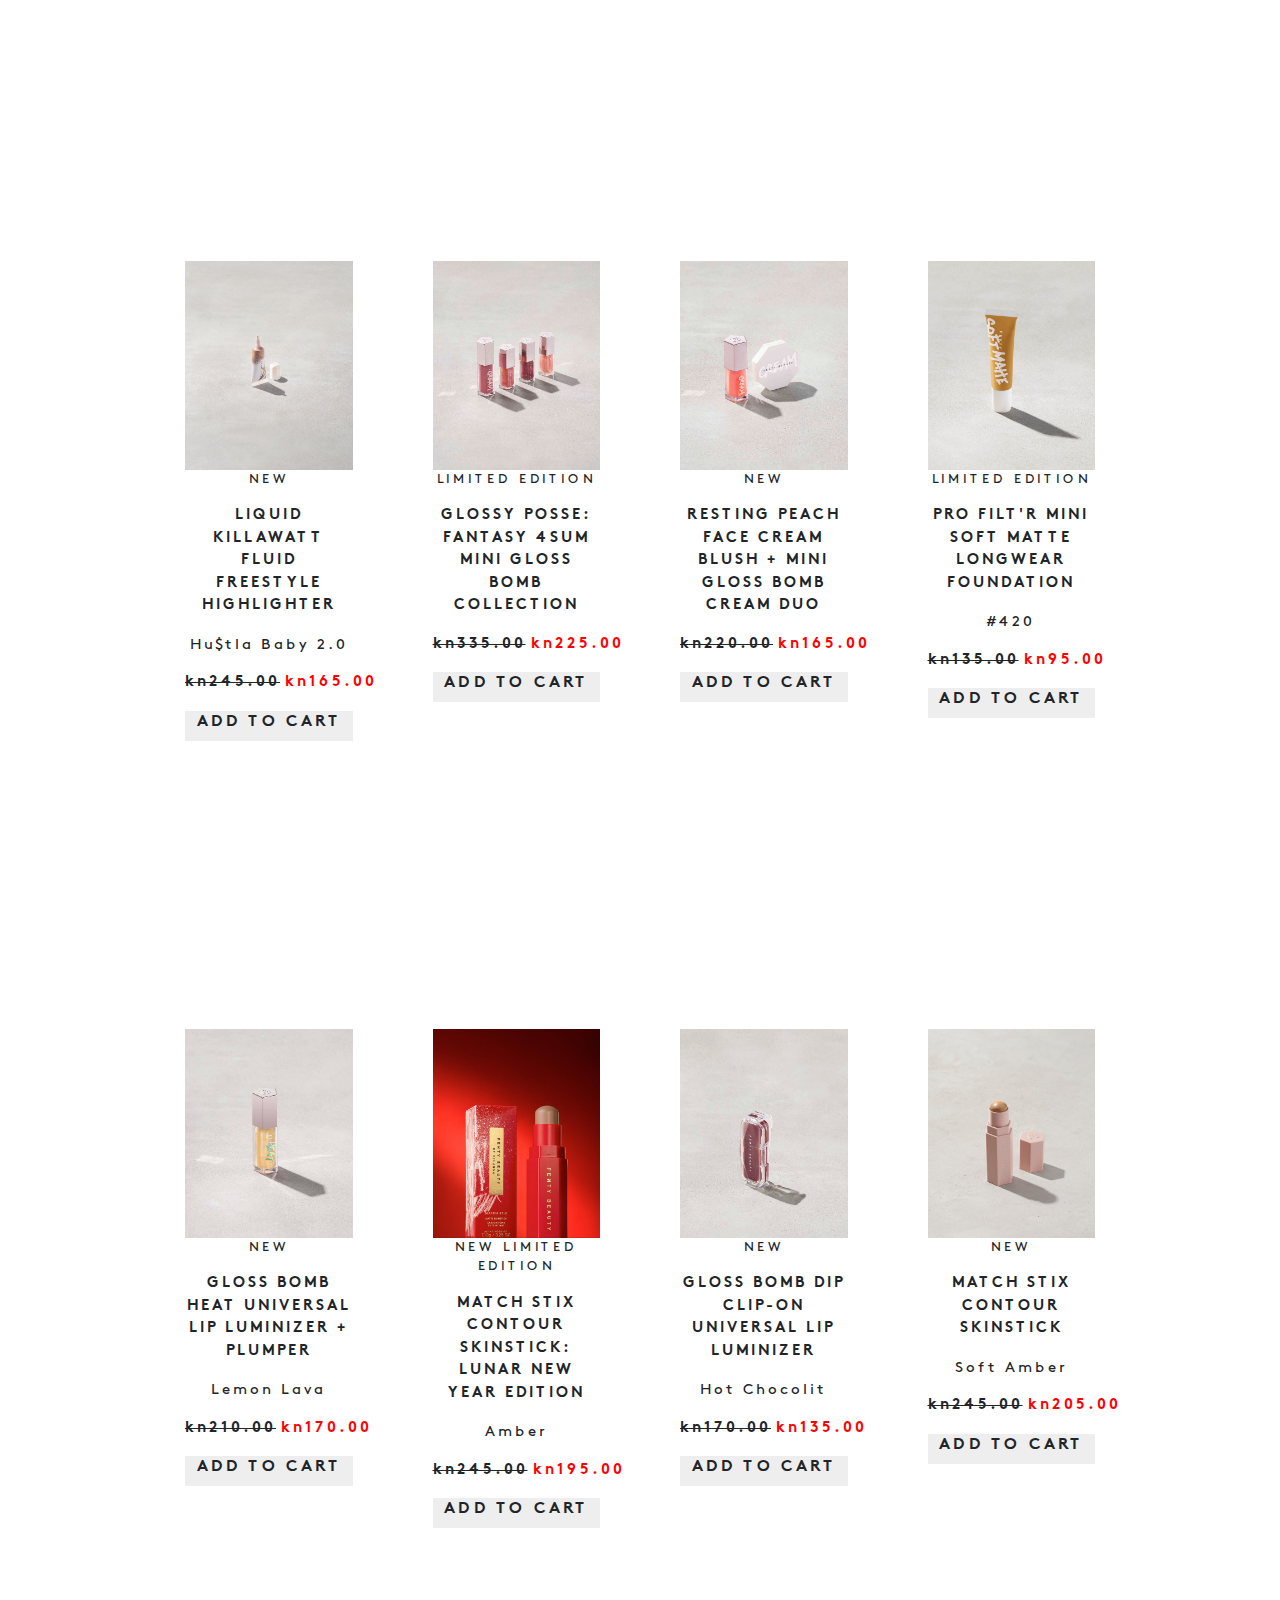
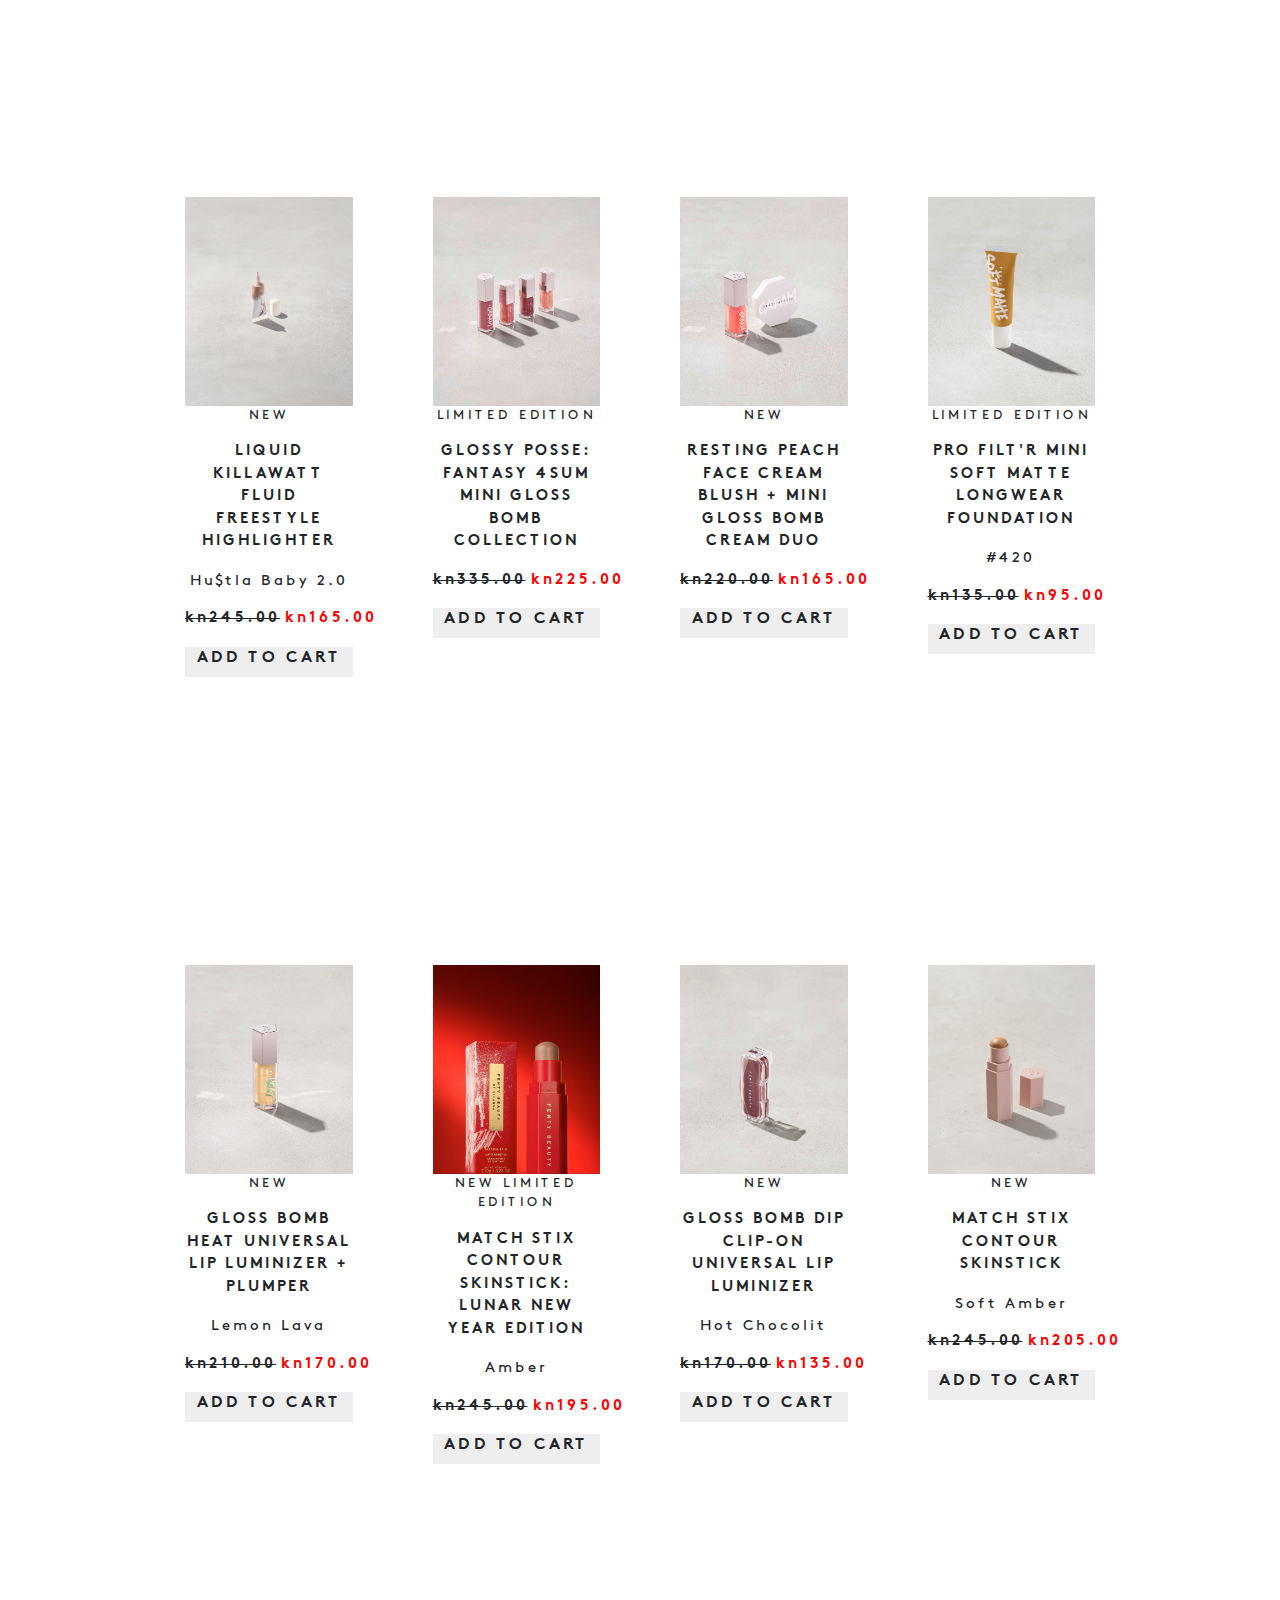
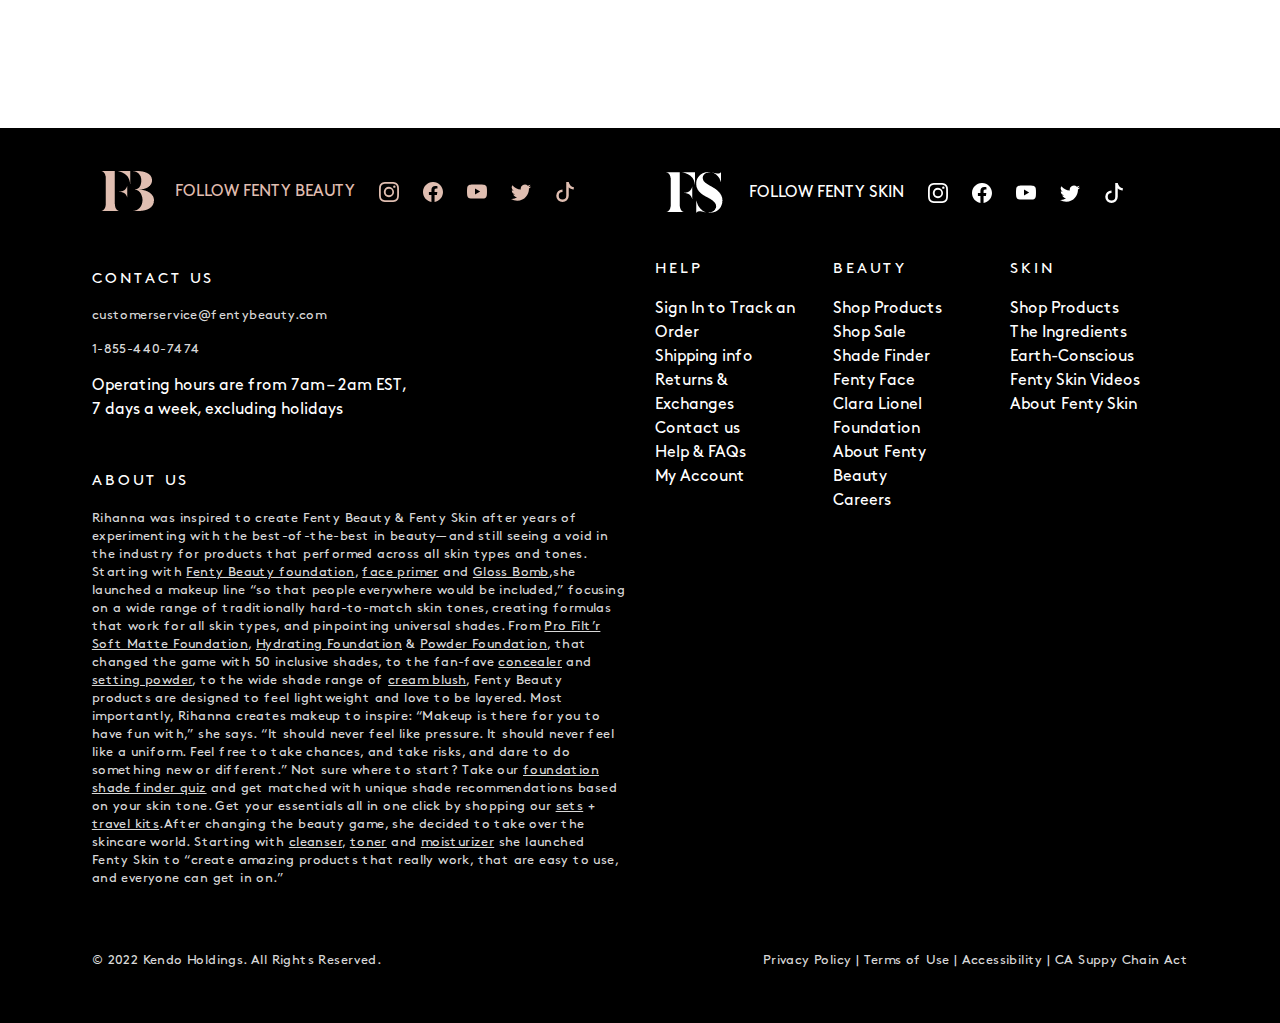
<file: sale.html>
<!DOCTYPE html5>
<html>
<head>
	<meta charset="utf-8">
	<meta name="viewport" content="width=device-width, initial-scale=1">
	<title>Fenty Beauty</title>
	<link rel="stylesheet" href="https://stackpath.bootstrapcdn.com/bootstrap/4.3.1/css/bootstrap.min.css" integrity="sha384-ggOyR0iXCbMQv3Xipma34MD+dH/1fQ784/j6cY/iJTQUOhcWr7x9JvoRxT2MZw1T" crossorigin="anonymous">
	<link rel="stylesheet" href="css/stilovi.css">
</head>
<body>
	<div class="container-fluid">
		<header>
			<div class="row">
				<div class="col-6 d-flex justify-content-center align-items-center choose-fenty choose-fenty-1">
					<span style="border-bottom:1px solid black; padding-bottom:1px;">Fenty Beauty</span>
				</div>
				<div class="col-6 d-flex justify-content-center align-items-center choose-fenty choose-fenty-2">
					Fenty Skin
				</div>
			</div>
			<div class="row navbar navbar-expand-lg navbar-dark bg-dark">
			  <a class="navbar-brand" href="index.html"><img src="logo.png"/></a>
			  <button class="navbar-toggler" type="button" data-toggle="collapse" data-target="#navbarSupportedContent" aria-controls="navbarSupportedContent" aria-expanded="false" aria-label="Toggle navigation">
			    <span class="navbar-toggler-icon"></span>
			  </button>

			  <div class="collapse navbar-collapse" id="navbarSupportedContent">
			    <ul class="navbar-nav mr-auto justify-content-center align-items-center">
			    	<li class="nav-item">
				        <a class="nav-link" href="shop.html">Shop</a>
				    </li>
				    <li class="nav-item">
				        <a class="nav-link" href="sale.html">Sale</a>
				    </li>
				    <li class="nav-item">
				        <a class="nav-link" href="shade-finder.html">Shade finder</a>
				    </li>
				    <li class="nav-item">
				        <a class="nav-link" href="#">Learn more</a>
				    </li>
				    <li class="nav-item">
				        <a class="nav-link" href="how-to.html">How to</a>
				    </li>
				    <li class="nav-item">
				        <a class="nav-link" href="#">Clara Lionel Foundation</a>
				    </li>
				    <li class="nav-item nav-item-icon nav-item-icon-first">
					    <a class="nav-link" href="#">
					    	<svg xmlns="http://www.w3.org/2000/svg" width="22" height="22" fill="currentColor" class="bi bi-person-circle" viewBox="0 0 16 16">
								<path d="M11 6a3 3 0 1 1-6 0 3 3 0 0 1 6 0z"/>
								<path fill-rule="evenodd" d="M0 8a8 8 0 1 1 16 0A8 8 0 0 1 0 8zm8-7a7 7 0 0 0-5.468 11.37C3.242 11.226 4.805 10 8 10s4.757 1.225 5.468 2.37A7 7 0 0 0 8 1z"/>
							</svg>
					    </a>
					</li>
					<li class="nav-item nav-item-icon">
				    	<a class="nav-link" href="#">
						    <svg xmlns="http://www.w3.org/2000/svg" width="22" height="22" fill="currentColor" class="bi bi-search" viewBox="0 0 16 16">
								<path d="M11.742 10.344a6.5 6.5 0 1 0-1.397 1.398h-.001c.03.04.062.078.098.115l3.85 3.85a1 1 0 0 0 1.415-1.414l-3.85-3.85a1.007 1.007 0 0 0-.115-.1zM12 6.5a5.5 5.5 0 1 1-11 0 5.5 5.5 0 0 1 11 0z"/>
							</svg>
						</a>
				    </li>
				    <li class="nav-item nav-item-icon">
				    	<a class="nav-link" href="#">
						    <svg xmlns="http://www.w3.org/2000/svg" width="22" height="22" fill="currentColor" class="bi bi-heart" viewBox="0 0 16 16">
								<path d="m8 2.748-.717-.737C5.6.281 2.514.878 1.4 3.053c-.523 1.023-.641 2.5.314 4.385.92 1.815 2.834 3.989 6.286 6.357 3.452-2.368 5.365-4.542 6.286-6.357.955-1.886.838-3.362.314-4.385C13.486.878 10.4.28 8.717 2.01L8 2.748zM8 15C-7.333 4.868 3.279-3.04 7.824 1.143c.06.055.119.112.176.171a3.12 3.12 0 0 1 .176-.17C12.72-3.042 23.333 4.867 8 15z"/>
							</svg>
						</a>
				    </li>
				    <li class="nav-item nav-item-icon">
				    	<a class="nav-link" href="#">
						    <svg xmlns="http://www.w3.org/2000/svg" width="22" height="22" fill="currentColor" class="bi bi-bag" viewBox="0 0 16 16">
								<path d="M8 1a2.5 2.5 0 0 1 2.5 2.5V4h-5v-.5A2.5 2.5 0 0 1 8 1zm3.5 3v-.5a3.5 3.5 0 1 0-7 0V4H1v10a2 2 0 0 0 2 2h10a2 2 0 0 0 2-2V4h-3.5zM2 5h12v9a1 1 0 0 1-1 1H3a1 1 0 0 1-1-1V5z"/>
							</svg>
						</a>
				    </li>
				    <li class="nav-item nav-item-icon">
				    	<a class="nav-link" href="#">
						    <img src="hrv.png"/>
						</a>
				    </li>
				</ul>
			  </div>
			</div>
			<div class="row announcement d-flex justify-content-between align-items-center" id="announcement">
				<div></div>
				<div>
					Free shipping to Croatia over kn505
				</div>
				<a style="padding-right:15px; cursor:pointer;" onClick="document.getElementById('announcement').style.cssText = 'display:none !important';; console.log('yea');">
					<svg xmlns="http://www.w3.org/2000/svg" width="20" height="20" fill="currentColor" class="bi bi-x" viewBox="0 0 16 16">
						<path d="M4.646 4.646a.5.5 0 0 1 .708 0L8 7.293l2.646-2.647a.5.5 0 0 1 .708.708L8.707 8l2.647 2.646a.5.5 0 0 1-.708.708L8 8.707l-2.646 2.647a.5.5 0 0 1-.708-.708L7.293 8 4.646 5.354a.5.5 0 0 1 0-.708z"/>
					</svg>
				</a>
			</div>
		</header>
		<div class="container-fluid">
			<br><br>
			<div class="row d-flex justify-content-center content-title" style="text-transform: uppercase;">
				Sale
			</div>
			<br><br>
			<div class="row d-flex justify-content-center content-subtitle" style="text-transform: uppercase;">
				28 items
			</div><br><br>
			<div class="container-fluid shop-container">
				<div class="row">
					<div class="col-xl-3 col-md-6 xs-12 product-container">
						<img src="css/products/5.jpg"/><br>
						<p class="content-subtitle" style="text-transform: uppercase; text-align: center;">
							new
						</p>
						<p class="content-text" style="text-transform: uppercase; text-align: center;">
							<strong>Liquid Killawatt Fluid Freestyle Highlighter </strong>
						</p>
						<p class="content-text" style="text-align: center;">
							Hu$tla Baby 2.0
						</p>
						<p class="content-text" style="text-align: center;">
							<strong><span class="previous-price">kn245.00</span><span class="current-price">kn165.00</span></strong>
						</p>
						<p class="content-text add-to-cart" style="text-transform: uppercase; text-align: center;">
							<strong>Add to cart</strong>
						</p>
					</div>
					<div class="col-xl-3 col-md-6 xs-12 product-container">
						<img src="css/products/6.jpg"/><br>
						<p class="content-subtitle" style="text-transform: uppercase; text-align: center;">
							limited edition
						</p>
						<p class="content-text" style="text-transform: uppercase; text-align: center;">
							<strong>Glossy Posse: Fantasy 4Sum Mini Gloss Bomb Collection </strong>
						</p>
						<p class="content-text" style="text-align: center;">
							
						</p>
						<p class="content-text" style="text-align: center;">
							<strong><span class="previous-price">kn335.00</span><span class="current-price">kn225.00</span></strong>
						</p>
						<p class="content-text add-to-cart" style="text-transform: uppercase; text-align: center;">
							<strong>Add to cart</strong>
						</p>
					</div>
					<div class="col-xl-3 col-md-6 xs-12 product-container">
						<img src="css/products/7.jpg"/><br>
						<p class="content-subtitle" style="text-transform: uppercase; text-align: center;">
							new
						</p>
						<p class="content-text" style="text-transform: uppercase; text-align: center;">
							<strong>Resting Peach Face Cream Blush + Mini Gloss Bomb Cream Duo</strong>
						</p>
						<p class="content-text" style="text-align: center;">
							
						</p>
						<p class="content-text" style="text-align: center;">
							<strong><span class="previous-price">kn220.00</span><span class="current-price">kn165.00</span></strong>
						</p>
						<p class="content-text add-to-cart" style="text-transform: uppercase; text-align: center;">
							<strong>Add to cart</strong>
						</p>
					</div>
					<div class="col-xl-3 col-md-6 xs-12 product-container">
						<img src="css/products/8.jpg"/><br>
						<p class="content-subtitle" style="text-transform: uppercase; text-align: center;">
							limited edition
						</p>
						<p class="content-text" style="text-transform: uppercase; text-align: center;">
							<strong>Pro Filt'r Mini Soft Matte Longwear Foundation  </strong>
						</p>
						<p class="content-text" style="text-align: center;">
							#420
						</p>
						<p class="content-text" style="text-align: center;">
							<strong><span class="previous-price">kn135.00</span><span class="current-price">kn95.00</span></strong>
						</p>
						<p class="content-text add-to-cart" style="text-transform: uppercase; text-align: center;">
							<strong>Add to cart</strong>
						</p>
					</div>
				</div><div class="row">
					<div class="col-xl-3 col-md-6 xs-12 product-container">
						<img src="css/products/1.jpg"/><br>
						<p class="content-subtitle" style="text-transform: uppercase; text-align: center;">
							new
						</p>
						<p class="content-text" style="text-transform: uppercase; text-align: center;">
							<strong>Gloss Bomb Heat Universal Lip Luminizer + Plumper </strong>
						</p>
						<p class="content-text" style="text-align: center;">
							Lemon Lava
						</p>
						<p class="content-text" style="text-align: center;">
							<strong><span class="previous-price">kn210.00</span><span class="current-price">kn170.00</span></strong>
						</p>
						<p class="content-text add-to-cart" style="text-transform: uppercase; text-align: center;">
							<strong>Add to cart</strong>
						</p>
					</div>
					<div class="col-xl-3 col-md-6 xs-12 product-container">
						<img src="css/products/2.jpg"/><br>
						<p class="content-subtitle" style="text-transform: uppercase; text-align: center;">
							new limited edition
						</p>
						<p class="content-text" style="text-transform: uppercase; text-align: center;">
							<strong>Match Stix Contour Skinstick: Lunar New Year Edition  </strong>
						</p>
						<p class="content-text" style="text-align: center;">
							Amber
						</p>
						<p class="content-text" style="text-align: center;">
							<strong><span class="previous-price">kn245.00</span><span class="current-price">kn195.00</span></strong>
						</p>
						<p class="content-text add-to-cart" style="text-transform: uppercase; text-align: center;">
							<strong>Add to cart</strong>
						</p>
					</div>
					<div class="col-xl-3 col-md-6 xs-12 product-container">
						<img src="css/products/3.jpg"/><br>
						<p class="content-subtitle" style="text-transform: uppercase; text-align: center;">
							new
						</p>
						<p class="content-text" style="text-transform: uppercase; text-align: center;">
							<strong>Gloss Bomb Dip Clip-on Universal Lip Luminizer  </strong>
						</p>
						<p class="content-text" style="text-align: center;">
							Hot Chocolit
						</p>
						<p class="content-text" style="text-align: center;">
							<strong><span class="previous-price">kn170.00</span><span class="current-price">kn135.00</span></strong>
						</p>
						<p class="content-text add-to-cart" style="text-transform: uppercase; text-align: center;">
							<strong>Add to cart</strong>
						</p>
					</div>
					<div class="col-xl-3 col-md-6 xs-12 product-container">
						<img src="css/products/4.jpg"/><br>
						<p class="content-subtitle" style="text-transform: uppercase; text-align: center;">
							new
						</p>
						<p class="content-text" style="text-transform: uppercase; text-align: center;">
							<strong>Match Stix Contour Skinstick </strong>
						</p>
						<p class="content-text" style="text-align: center;">
							Soft Amber
						</p>
						<p class="content-text" style="text-align: center;">
							<strong><span class="previous-price">kn245.00</span><span class="current-price">kn205.00</span></strong>
						</p>
						<p class="content-text add-to-cart" style="text-transform: uppercase; text-align: center;">
							<strong>Add to cart</strong>
						</p>
					</div>
				</div>
				<div class="row">
					<div class="col-xl-3 col-md-6 xs-12 product-container">
						<img src="css/products/5.jpg"/><br>
						<p class="content-subtitle" style="text-transform: uppercase; text-align: center;">
							new
						</p>
						<p class="content-text" style="text-transform: uppercase; text-align: center;">
							<strong>Liquid Killawatt Fluid Freestyle Highlighter </strong>
						</p>
						<p class="content-text" style="text-align: center;">
							Hu$tla Baby 2.0
						</p>
						<p class="content-text" style="text-align: center;">
							<strong><span class="previous-price">kn245.00</span><span class="current-price">kn165.00</span></strong>
						</p>
						<p class="content-text add-to-cart" style="text-transform: uppercase; text-align: center;">
							<strong>Add to cart</strong>
						</p>
					</div>
					<div class="col-xl-3 col-md-6 xs-12 product-container">
						<img src="css/products/6.jpg"/><br>
						<p class="content-subtitle" style="text-transform: uppercase; text-align: center;">
							limited edition
						</p>
						<p class="content-text" style="text-transform: uppercase; text-align: center;">
							<strong>Glossy Posse: Fantasy 4Sum Mini Gloss Bomb Collection </strong>
						</p>
						<p class="content-text" style="text-align: center;">
							
						</p>
						<p class="content-text" style="text-align: center;">
							<strong><span class="previous-price">kn335.00</span><span class="current-price">kn225.00</span></strong>
						</p>
						<p class="content-text add-to-cart" style="text-transform: uppercase; text-align: center;">
							<strong>Add to cart</strong>
						</p>
					</div>
					<div class="col-xl-3 col-md-6 xs-12 product-container">
						<img src="css/products/7.jpg"/><br>
						<p class="content-subtitle" style="text-transform: uppercase; text-align: center;">
							new
						</p>
						<p class="content-text" style="text-transform: uppercase; text-align: center;">
							<strong>Resting Peach Face Cream Blush + Mini Gloss Bomb Cream Duo</strong>
						</p>
						<p class="content-text" style="text-align: center;">
							
						</p>
						<p class="content-text" style="text-align: center;">
							<strong><span class="previous-price">kn220.00</span><span class="current-price">kn165.00</span></strong>
						</p>
						<p class="content-text add-to-cart" style="text-transform: uppercase; text-align: center;">
							<strong>Add to cart</strong>
						</p>
					</div>
					<div class="col-xl-3 col-md-6 xs-12 product-container">
						<img src="css/products/8.jpg"/><br>
						<p class="content-subtitle" style="text-transform: uppercase; text-align: center;">
							limited edition
						</p>
						<p class="content-text" style="text-transform: uppercase; text-align: center;">
							<strong>Pro Filt'r Mini Soft Matte Longwear Foundation  </strong>
						</p>
						<p class="content-text" style="text-align: center;">
							#420
						</p>
						<p class="content-text" style="text-align: center;">
							<strong><span class="previous-price">kn135.00</span><span class="current-price">kn95.00</span></strong>
						</p>
						<p class="content-text add-to-cart" style="text-transform: uppercase; text-align: center;">
							<strong>Add to cart</strong>
						</p>
					</div>
				</div><div class="row">
					<div class="col-xl-3 col-md-6 xs-12 product-container">
						<img src="css/products/1.jpg"/><br>
						<p class="content-subtitle" style="text-transform: uppercase; text-align: center;">
							new
						</p>
						<p class="content-text" style="text-transform: uppercase; text-align: center;">
							<strong>Gloss Bomb Heat Universal Lip Luminizer + Plumper </strong>
						</p>
						<p class="content-text" style="text-align: center;">
							Lemon Lava
						</p>
						<p class="content-text" style="text-align: center;">
							<strong><span class="previous-price">kn210.00</span><span class="current-price">kn170.00</span></strong>
						</p>
						<p class="content-text add-to-cart" style="text-transform: uppercase; text-align: center;">
							<strong>Add to cart</strong>
						</p>
					</div>
					<div class="col-xl-3 col-md-6 xs-12 product-container">
						<img src="css/products/2.jpg"/><br>
						<p class="content-subtitle" style="text-transform: uppercase; text-align: center;">
							new limited edition
						</p>
						<p class="content-text" style="text-transform: uppercase; text-align: center;">
							<strong>Match Stix Contour Skinstick: Lunar New Year Edition  </strong>
						</p>
						<p class="content-text" style="text-align: center;">
							Amber
						</p>
						<p class="content-text" style="text-align: center;">
							<strong><span class="previous-price">kn245.00</span><span class="current-price">kn195.00</span></strong>
						</p>
						<p class="content-text add-to-cart" style="text-transform: uppercase; text-align: center;">
							<strong>Add to cart</strong>
						</p>
					</div>
					<div class="col-xl-3 col-md-6 xs-12 product-container">
						<img src="css/products/3.jpg"/><br>
						<p class="content-subtitle" style="text-transform: uppercase; text-align: center;">
							new
						</p>
						<p class="content-text" style="text-transform: uppercase; text-align: center;">
							<strong>Gloss Bomb Dip Clip-on Universal Lip Luminizer  </strong>
						</p>
						<p class="content-text" style="text-align: center;">
							Hot Chocolit
						</p>
						<p class="content-text" style="text-align: center;">
							<strong><span class="previous-price">kn170.00</span><span class="current-price">kn135.00</span></strong>
						</p>
						<p class="content-text add-to-cart" style="text-transform: uppercase; text-align: center;">
							<strong>Add to cart</strong>
						</p>
					</div>
					<div class="col-xl-3 col-md-6 xs-12 product-container">
						<img src="css/products/4.jpg"/><br>
						<p class="content-subtitle" style="text-transform: uppercase; text-align: center;">
							new
						</p>
						<p class="content-text" style="text-transform: uppercase; text-align: center;">
							<strong>Match Stix Contour Skinstick </strong>
						</p>
						<p class="content-text" style="text-align: center;">
							Soft Amber
						</p>
						<p class="content-text" style="text-align: center;">
							<strong><span class="previous-price">kn245.00</span><span class="current-price">kn205.00</span></strong>
						</p>
						<p class="content-text add-to-cart" style="text-transform: uppercase; text-align: center;">
							<strong>Add to cart</strong>
						</p>
					</div>
				</div>
				<div class="row">
					<div class="col-xl-3 col-md-6 xs-12 product-container">
						<img src="css/products/5.jpg"/><br>
						<p class="content-subtitle" style="text-transform: uppercase; text-align: center;">
							new
						</p>
						<p class="content-text" style="text-transform: uppercase; text-align: center;">
							<strong>Liquid Killawatt Fluid Freestyle Highlighter </strong>
						</p>
						<p class="content-text" style="text-align: center;">
							Hu$tla Baby 2.0
						</p>
						<p class="content-text" style="text-align: center;">
							<strong><span class="previous-price">kn245.00</span><span class="current-price">kn165.00</span></strong>
						</p>
						<p class="content-text add-to-cart" style="text-transform: uppercase; text-align: center;">
							<strong>Add to cart</strong>
						</p>
					</div>
					<div class="col-xl-3 col-md-6 xs-12 product-container">
						<img src="css/products/6.jpg"/><br>
						<p class="content-subtitle" style="text-transform: uppercase; text-align: center;">
							limited edition
						</p>
						<p class="content-text" style="text-transform: uppercase; text-align: center;">
							<strong>Glossy Posse: Fantasy 4Sum Mini Gloss Bomb Collection </strong>
						</p>
						<p class="content-text" style="text-align: center;">
							
						</p>
						<p class="content-text" style="text-align: center;">
							<strong><span class="previous-price">kn335.00</span><span class="current-price">kn225.00</span></strong>
						</p>
						<p class="content-text add-to-cart" style="text-transform: uppercase; text-align: center;">
							<strong>Add to cart</strong>
						</p>
					</div>
					<div class="col-xl-3 col-md-6 xs-12 product-container">
						<img src="css/products/7.jpg"/><br>
						<p class="content-subtitle" style="text-transform: uppercase; text-align: center;">
							new
						</p>
						<p class="content-text" style="text-transform: uppercase; text-align: center;">
							<strong>Resting Peach Face Cream Blush + Mini Gloss Bomb Cream Duo</strong>
						</p>
						<p class="content-text" style="text-align: center;">
							
						</p>
						<p class="content-text" style="text-align: center;">
							<strong><span class="previous-price">kn220.00</span><span class="current-price">kn165.00</span></strong>
						</p>
						<p class="content-text add-to-cart" style="text-transform: uppercase; text-align: center;">
							<strong>Add to cart</strong>
						</p>
					</div>
					<div class="col-xl-3 col-md-6 xs-12 product-container">
						<img src="css/products/8.jpg"/><br>
						<p class="content-subtitle" style="text-transform: uppercase; text-align: center;">
							limited edition
						</p>
						<p class="content-text" style="text-transform: uppercase; text-align: center;">
							<strong>Pro Filt'r Mini Soft Matte Longwear Foundation  </strong>
						</p>
						<p class="content-text" style="text-align: center;">
							#420
						</p>
						<p class="content-text" style="text-align: center;">
							<strong><span class="previous-price">kn135.00</span><span class="current-price">kn95.00</span></strong>
						</p>
						<p class="content-text add-to-cart" style="text-transform: uppercase; text-align: center;">
							<strong>Add to cart</strong>
						</p>
					</div>
				</div><div class="row">
					<div class="col-xl-3 col-md-6 xs-12 product-container">
						<img src="css/products/1.jpg"/><br>
						<p class="content-subtitle" style="text-transform: uppercase; text-align: center;">
							new
						</p>
						<p class="content-text" style="text-transform: uppercase; text-align: center;">
							<strong>Gloss Bomb Heat Universal Lip Luminizer + Plumper </strong>
						</p>
						<p class="content-text" style="text-align: center;">
							Lemon Lava
						</p>
						<p class="content-text" style="text-align: center;">
							<strong><span class="previous-price">kn210.00</span><span class="current-price">kn170.00</span></strong>
						</p>
						<p class="content-text add-to-cart" style="text-transform: uppercase; text-align: center;">
							<strong>Add to cart</strong>
						</p>
					</div>
					<div class="col-xl-3 col-md-6 xs-12 product-container">
						<img src="css/products/2.jpg"/><br>
						<p class="content-subtitle" style="text-transform: uppercase; text-align: center;">
							new limited edition
						</p>
						<p class="content-text" style="text-transform: uppercase; text-align: center;">
							<strong>Match Stix Contour Skinstick: Lunar New Year Edition  </strong>
						</p>
						<p class="content-text" style="text-align: center;">
							Amber
						</p>
						<p class="content-text" style="text-align: center;">
							<strong><span class="previous-price">kn245.00</span><span class="current-price">kn195.00</span></strong>
						</p>
						<p class="content-text add-to-cart" style="text-transform: uppercase; text-align: center;">
							<strong>Add to cart</strong>
						</p>
					</div>
					<div class="col-xl-3 col-md-6 xs-12 product-container">
						<img src="css/products/3.jpg"/><br>
						<p class="content-subtitle" style="text-transform: uppercase; text-align: center;">
							new
						</p>
						<p class="content-text" style="text-transform: uppercase; text-align: center;">
							<strong>Gloss Bomb Dip Clip-on Universal Lip Luminizer  </strong>
						</p>
						<p class="content-text" style="text-align: center;">
							Hot Chocolit
						</p>
						<p class="content-text" style="text-align: center;">
							<strong><span class="previous-price">kn170.00</span><span class="current-price">kn135.00</span></strong>
						</p>
						<p class="content-text add-to-cart" style="text-transform: uppercase; text-align: center;">
							<strong>Add to cart</strong>
						</p>
					</div>
					<div class="col-xl-3 col-md-6 xs-12 product-container">
						<img src="css/products/4.jpg"/><br>
						<p class="content-subtitle" style="text-transform: uppercase; text-align: center;">
							new
						</p>
						<p class="content-text" style="text-transform: uppercase; text-align: center;">
							<strong>Match Stix Contour Skinstick </strong>
						</p>
						<p class="content-text" style="text-align: center;">
							Soft Amber
						</p>
						<p class="content-text" style="text-align: center;">
							<strong><span class="previous-price">kn245.00</span><span class="current-price">kn205.00</span></strong>
						</p>
						<p class="content-text add-to-cart" style="text-transform: uppercase; text-align: center;">
							<strong>Add to cart</strong>
						</p>
					</div>
				</div>
				<div class="row">
					<div class="col-xl-3 col-md-6 xs-12 product-container">
						<img src="css/products/5.jpg"/><br>
						<p class="content-subtitle" style="text-transform: uppercase; text-align: center;">
							new
						</p>
						<p class="content-text" style="text-transform: uppercase; text-align: center;">
							<strong>Liquid Killawatt Fluid Freestyle Highlighter </strong>
						</p>
						<p class="content-text" style="text-align: center;">
							Hu$tla Baby 2.0
						</p>
						<p class="content-text" style="text-align: center;">
							<strong><span class="previous-price">kn245.00</span><span class="current-price">kn165.00</span></strong>
						</p>
						<p class="content-text add-to-cart" style="text-transform: uppercase; text-align: center;">
							<strong>Add to cart</strong>
						</p>
					</div>
					<div class="col-xl-3 col-md-6 xs-12 product-container">
						<img src="css/products/6.jpg"/><br>
						<p class="content-subtitle" style="text-transform: uppercase; text-align: center;">
							limited edition
						</p>
						<p class="content-text" style="text-transform: uppercase; text-align: center;">
							<strong>Glossy Posse: Fantasy 4Sum Mini Gloss Bomb Collection </strong>
						</p>
						<p class="content-text" style="text-align: center;">
							
						</p>
						<p class="content-text" style="text-align: center;">
							<strong><span class="previous-price">kn335.00</span><span class="current-price">kn225.00</span></strong>
						</p>
						<p class="content-text add-to-cart" style="text-transform: uppercase; text-align: center;">
							<strong>Add to cart</strong>
						</p>
					</div>
					<div class="col-xl-3 col-md-6 xs-12 product-container">
						<img src="css/products/7.jpg"/><br>
						<p class="content-subtitle" style="text-transform: uppercase; text-align: center;">
							new
						</p>
						<p class="content-text" style="text-transform: uppercase; text-align: center;">
							<strong>Resting Peach Face Cream Blush + Mini Gloss Bomb Cream Duo</strong>
						</p>
						<p class="content-text" style="text-align: center;">
							
						</p>
						<p class="content-text" style="text-align: center;">
							<strong><span class="previous-price">kn220.00</span><span class="current-price">kn165.00</span></strong>
						</p>
						<p class="content-text add-to-cart" style="text-transform: uppercase; text-align: center;">
							<strong>Add to cart</strong>
						</p>
					</div>
					<div class="col-xl-3 col-md-6 xs-12 product-container">
						<img src="css/products/8.jpg"/><br>
						<p class="content-subtitle" style="text-transform: uppercase; text-align: center;">
							limited edition
						</p>
						<p class="content-text" style="text-transform: uppercase; text-align: center;">
							<strong>Pro Filt'r Mini Soft Matte Longwear Foundation  </strong>
						</p>
						<p class="content-text" style="text-align: center;">
							#420
						</p>
						<p class="content-text" style="text-align: center;">
							<strong><span class="previous-price">kn135.00</span><span class="current-price">kn95.00</span></strong>
						</p>
						<p class="content-text add-to-cart" style="text-transform: uppercase; text-align: center;">
							<strong>Add to cart</strong>
						</p>
					</div>
				</div><div class="row">
					<div class="col-xl-3 col-md-6 xs-12 product-container">
						<img src="css/products/1.jpg"/><br>
						<p class="content-subtitle" style="text-transform: uppercase; text-align: center;">
							new
						</p>
						<p class="content-text" style="text-transform: uppercase; text-align: center;">
							<strong>Gloss Bomb Heat Universal Lip Luminizer + Plumper </strong>
						</p>
						<p class="content-text" style="text-align: center;">
							Lemon Lava
						</p>
						<p class="content-text" style="text-align: center;">
							<strong><span class="previous-price">kn210.00</span><span class="current-price">kn170.00</span></strong>
						</p>
						<p class="content-text add-to-cart" style="text-transform: uppercase; text-align: center;">
							<strong>Add to cart</strong>
						</p>
					</div>
					<div class="col-xl-3 col-md-6 xs-12 product-container">
						<img src="css/products/2.jpg"/><br>
						<p class="content-subtitle" style="text-transform: uppercase; text-align: center;">
							new limited edition
						</p>
						<p class="content-text" style="text-transform: uppercase; text-align: center;">
							<strong>Match Stix Contour Skinstick: Lunar New Year Edition  </strong>
						</p>
						<p class="content-text" style="text-align: center;">
							Amber
						</p>
						<p class="content-text" style="text-align: center;">
							<strong><span class="previous-price">kn245.00</span><span class="current-price">kn195.00</span></strong>
						</p>
						<p class="content-text add-to-cart" style="text-transform: uppercase; text-align: center;">
							<strong>Add to cart</strong>
						</p>
					</div>
					<div class="col-xl-3 col-md-6 xs-12 product-container">
						<img src="css/products/3.jpg"/><br>
						<p class="content-subtitle" style="text-transform: uppercase; text-align: center;">
							new
						</p>
						<p class="content-text" style="text-transform: uppercase; text-align: center;">
							<strong>Gloss Bomb Dip Clip-on Universal Lip Luminizer  </strong>
						</p>
						<p class="content-text" style="text-align: center;">
							Hot Chocolit
						</p>
						<p class="content-text" style="text-align: center;">
							<strong><span class="previous-price">kn170.00</span><span class="current-price">kn135.00</span></strong>
						</p>
						<p class="content-text add-to-cart" style="text-transform: uppercase; text-align: center;">
							<strong>Add to cart</strong>
						</p>
					</div>
					<div class="col-xl-3 col-md-6 xs-12 product-container">
						<img src="css/products/4.jpg"/><br>
						<p class="content-subtitle" style="text-transform: uppercase; text-align: center;">
							new
						</p>
						<p class="content-text" style="text-transform: uppercase; text-align: center;">
							<strong>Match Stix Contour Skinstick </strong>
						</p>
						<p class="content-text" style="text-align: center;">
							Soft Amber
						</p>
						<p class="content-text" style="text-align: center;">
							<strong><span class="previous-price">kn245.00</span><span class="current-price">kn205.00</span></strong>
						</p>
						<p class="content-text add-to-cart" style="text-transform: uppercase; text-align: center;">
							<strong>Add to cart</strong>
						</p>
					</div>
				</div>
			</div>
		</div>
	</div>

	<footer class="container-fluid">
		<div style="padding: 3vw 6vw;">
			<div class="row footer-social-media">
				<div class="col-6 footer-social-media-fenty-beauty">
					<img src="fb.png"/>
					Follow fenty beauty
					<svg xmlns="http://www.w3.org/2000/svg" width="20" height="20" fill="currentColor" class="bi bi-instagram" viewBox="0 0 16 16">
						<path d="M8 0C5.829 0 5.556.01 4.703.048 3.85.088 3.269.222 2.76.42a3.917 3.917 0 0 0-1.417.923A3.927 3.927 0 0 0 .42 2.76C.222 3.268.087 3.85.048 4.7.01 5.555 0 5.827 0 8.001c0 2.172.01 2.444.048 3.297.04.852.174 1.433.372 1.942.205.526.478.972.923 1.417.444.445.89.719 1.416.923.51.198 1.09.333 1.942.372C5.555 15.99 5.827 16 8 16s2.444-.01 3.298-.048c.851-.04 1.434-.174 1.943-.372a3.916 3.916 0 0 0 1.416-.923c.445-.445.718-.891.923-1.417.197-.509.332-1.09.372-1.942C15.99 10.445 16 10.173 16 8s-.01-2.445-.048-3.299c-.04-.851-.175-1.433-.372-1.941a3.926 3.926 0 0 0-.923-1.417A3.911 3.911 0 0 0 13.24.42c-.51-.198-1.092-.333-1.943-.372C10.443.01 10.172 0 7.998 0h.003zm-.717 1.442h.718c2.136 0 2.389.007 3.232.046.78.035 1.204.166 1.486.275.373.145.64.319.92.599.28.28.453.546.598.92.11.281.24.705.275 1.485.039.843.047 1.096.047 3.231s-.008 2.389-.047 3.232c-.035.78-.166 1.203-.275 1.485a2.47 2.47 0 0 1-.599.919c-.28.28-.546.453-.92.598-.28.11-.704.24-1.485.276-.843.038-1.096.047-3.232.047s-2.39-.009-3.233-.047c-.78-.036-1.203-.166-1.485-.276a2.478 2.478 0 0 1-.92-.598 2.48 2.48 0 0 1-.6-.92c-.109-.281-.24-.705-.275-1.485-.038-.843-.046-1.096-.046-3.233 0-2.136.008-2.388.046-3.231.036-.78.166-1.204.276-1.486.145-.373.319-.64.599-.92.28-.28.546-.453.92-.598.282-.11.705-.24 1.485-.276.738-.034 1.024-.044 2.515-.045v.002zm4.988 1.328a.96.96 0 1 0 0 1.92.96.96 0 0 0 0-1.92zm-4.27 1.122a4.109 4.109 0 1 0 0 8.217 4.109 4.109 0 0 0 0-8.217zm0 1.441a2.667 2.667 0 1 1 0 5.334 2.667 2.667 0 0 1 0-5.334z"/>
					</svg>
					<svg xmlns="http://www.w3.org/2000/svg" width="20" height="20" fill="currentColor" class="bi bi-facebook" viewBox="0 0 16 16">
						<path d="M16 8.049c0-4.446-3.582-8.05-8-8.05C3.58 0-.002 3.603-.002 8.05c0 4.017 2.926 7.347 6.75 7.951v-5.625h-2.03V8.05H6.75V6.275c0-2.017 1.195-3.131 3.022-3.131.876 0 1.791.157 1.791.157v1.98h-1.009c-.993 0-1.303.621-1.303 1.258v1.51h2.218l-.354 2.326H9.25V16c3.824-.604 6.75-3.934 6.75-7.951z"/>
					</svg>
					<svg xmlns="http://www.w3.org/2000/svg" width="20" height="20" fill="currentColor" class="bi bi-youtube" viewBox="0 0 16 16">
						<path d="M8.051 1.999h.089c.822.003 4.987.033 6.11.335a2.01 2.01 0 0 1 1.415 1.42c.101.38.172.883.22 1.402l.01.104.022.26.008.104c.065.914.073 1.77.074 1.957v.075c-.001.194-.01 1.108-.082 2.06l-.008.105-.009.104c-.05.572-.124 1.14-.235 1.558a2.007 2.007 0 0 1-1.415 1.42c-1.16.312-5.569.334-6.18.335h-.142c-.309 0-1.587-.006-2.927-.052l-.17-.006-.087-.004-.171-.007-.171-.007c-1.11-.049-2.167-.128-2.654-.26a2.007 2.007 0 0 1-1.415-1.419c-.111-.417-.185-.986-.235-1.558L.09 9.82l-.008-.104A31.4 31.4 0 0 1 0 7.68v-.123c.002-.215.01-.958.064-1.778l.007-.103.003-.052.008-.104.022-.26.01-.104c.048-.519.119-1.023.22-1.402a2.007 2.007 0 0 1 1.415-1.42c.487-.13 1.544-.21 2.654-.26l.17-.007.172-.006.086-.003.171-.007A99.788 99.788 0 0 1 7.858 2h.193zM6.4 5.209v4.818l4.157-2.408L6.4 5.209z"/>
					</svg>
					<svg xmlns="http://www.w3.org/2000/svg" width="20" height="20" fill="currentColor" class="bi bi-twitter" viewBox="0 0 16 16">
						<path d="M5.026 15c6.038 0 9.341-5.003 9.341-9.334 0-.14 0-.282-.006-.422A6.685 6.685 0 0 0 16 3.542a6.658 6.658 0 0 1-1.889.518 3.301 3.301 0 0 0 1.447-1.817 6.533 6.533 0 0 1-2.087.793A3.286 3.286 0 0 0 7.875 6.03a9.325 9.325 0 0 1-6.767-3.429 3.289 3.289 0 0 0 1.018 4.382A3.323 3.323 0 0 1 .64 6.575v.045a3.288 3.288 0 0 0 2.632 3.218 3.203 3.203 0 0 1-.865.115 3.23 3.23 0 0 1-.614-.057 3.283 3.283 0 0 0 3.067 2.277A6.588 6.588 0 0 1 .78 13.58a6.32 6.32 0 0 1-.78-.045A9.344 9.344 0 0 0 5.026 15z"/>
					</svg>
					<svg xmlns="http://www.w3.org/2000/svg" width="20" height="20" fill="currentColor" class="bi bi-tiktok" viewBox="0 0 16 16">
						<path d="M9 0h1.98c.144.715.54 1.617 1.235 2.512C12.895 3.389 13.797 4 15 4v2c-1.753 0-3.07-.814-4-1.829V11a5 5 0 1 1-5-5v2a3 3 0 1 0 3 3V0Z"/>
					</svg>
				</div>
				<div class="col-6 align-items-center">
					<img src="fs.png"/>
					Follow fenty skin
					<svg xmlns="http://www.w3.org/2000/svg" width="20" height="20" fill="currentColor" class="bi bi-instagram" viewBox="0 0 16 16">
						<path d="M8 0C5.829 0 5.556.01 4.703.048 3.85.088 3.269.222 2.76.42a3.917 3.917 0 0 0-1.417.923A3.927 3.927 0 0 0 .42 2.76C.222 3.268.087 3.85.048 4.7.01 5.555 0 5.827 0 8.001c0 2.172.01 2.444.048 3.297.04.852.174 1.433.372 1.942.205.526.478.972.923 1.417.444.445.89.719 1.416.923.51.198 1.09.333 1.942.372C5.555 15.99 5.827 16 8 16s2.444-.01 3.298-.048c.851-.04 1.434-.174 1.943-.372a3.916 3.916 0 0 0 1.416-.923c.445-.445.718-.891.923-1.417.197-.509.332-1.09.372-1.942C15.99 10.445 16 10.173 16 8s-.01-2.445-.048-3.299c-.04-.851-.175-1.433-.372-1.941a3.926 3.926 0 0 0-.923-1.417A3.911 3.911 0 0 0 13.24.42c-.51-.198-1.092-.333-1.943-.372C10.443.01 10.172 0 7.998 0h.003zm-.717 1.442h.718c2.136 0 2.389.007 3.232.046.78.035 1.204.166 1.486.275.373.145.64.319.92.599.28.28.453.546.598.92.11.281.24.705.275 1.485.039.843.047 1.096.047 3.231s-.008 2.389-.047 3.232c-.035.78-.166 1.203-.275 1.485a2.47 2.47 0 0 1-.599.919c-.28.28-.546.453-.92.598-.28.11-.704.24-1.485.276-.843.038-1.096.047-3.232.047s-2.39-.009-3.233-.047c-.78-.036-1.203-.166-1.485-.276a2.478 2.478 0 0 1-.92-.598 2.48 2.48 0 0 1-.6-.92c-.109-.281-.24-.705-.275-1.485-.038-.843-.046-1.096-.046-3.233 0-2.136.008-2.388.046-3.231.036-.78.166-1.204.276-1.486.145-.373.319-.64.599-.92.28-.28.546-.453.92-.598.282-.11.705-.24 1.485-.276.738-.034 1.024-.044 2.515-.045v.002zm4.988 1.328a.96.96 0 1 0 0 1.92.96.96 0 0 0 0-1.92zm-4.27 1.122a4.109 4.109 0 1 0 0 8.217 4.109 4.109 0 0 0 0-8.217zm0 1.441a2.667 2.667 0 1 1 0 5.334 2.667 2.667 0 0 1 0-5.334z"/>
					</svg>
					<svg xmlns="http://www.w3.org/2000/svg" width="20" height="20" fill="currentColor" class="bi bi-facebook" viewBox="0 0 16 16">
						<path d="M16 8.049c0-4.446-3.582-8.05-8-8.05C3.58 0-.002 3.603-.002 8.05c0 4.017 2.926 7.347 6.75 7.951v-5.625h-2.03V8.05H6.75V6.275c0-2.017 1.195-3.131 3.022-3.131.876 0 1.791.157 1.791.157v1.98h-1.009c-.993 0-1.303.621-1.303 1.258v1.51h2.218l-.354 2.326H9.25V16c3.824-.604 6.75-3.934 6.75-7.951z"/>
					</svg>
					<svg xmlns="http://www.w3.org/2000/svg" width="20" height="20" fill="currentColor" class="bi bi-youtube" viewBox="0 0 16 16">
						<path d="M8.051 1.999h.089c.822.003 4.987.033 6.11.335a2.01 2.01 0 0 1 1.415 1.42c.101.38.172.883.22 1.402l.01.104.022.26.008.104c.065.914.073 1.77.074 1.957v.075c-.001.194-.01 1.108-.082 2.06l-.008.105-.009.104c-.05.572-.124 1.14-.235 1.558a2.007 2.007 0 0 1-1.415 1.42c-1.16.312-5.569.334-6.18.335h-.142c-.309 0-1.587-.006-2.927-.052l-.17-.006-.087-.004-.171-.007-.171-.007c-1.11-.049-2.167-.128-2.654-.26a2.007 2.007 0 0 1-1.415-1.419c-.111-.417-.185-.986-.235-1.558L.09 9.82l-.008-.104A31.4 31.4 0 0 1 0 7.68v-.123c.002-.215.01-.958.064-1.778l.007-.103.003-.052.008-.104.022-.26.01-.104c.048-.519.119-1.023.22-1.402a2.007 2.007 0 0 1 1.415-1.42c.487-.13 1.544-.21 2.654-.26l.17-.007.172-.006.086-.003.171-.007A99.788 99.788 0 0 1 7.858 2h.193zM6.4 5.209v4.818l4.157-2.408L6.4 5.209z"/>
					</svg>
					<svg xmlns="http://www.w3.org/2000/svg" width="20" height="20" fill="currentColor" class="bi bi-twitter" viewBox="0 0 16 16">
						<path d="M5.026 15c6.038 0 9.341-5.003 9.341-9.334 0-.14 0-.282-.006-.422A6.685 6.685 0 0 0 16 3.542a6.658 6.658 0 0 1-1.889.518 3.301 3.301 0 0 0 1.447-1.817 6.533 6.533 0 0 1-2.087.793A3.286 3.286 0 0 0 7.875 6.03a9.325 9.325 0 0 1-6.767-3.429 3.289 3.289 0 0 0 1.018 4.382A3.323 3.323 0 0 1 .64 6.575v.045a3.288 3.288 0 0 0 2.632 3.218 3.203 3.203 0 0 1-.865.115 3.23 3.23 0 0 1-.614-.057 3.283 3.283 0 0 0 3.067 2.277A6.588 6.588 0 0 1 .78 13.58a6.32 6.32 0 0 1-.78-.045A9.344 9.344 0 0 0 5.026 15z"/>
					</svg>
					<svg xmlns="http://www.w3.org/2000/svg" width="20" height="20" fill="currentColor" class="bi bi-tiktok" viewBox="0 0 16 16">
						<path d="M9 0h1.98c.144.715.54 1.617 1.235 2.512C12.895 3.389 13.797 4 15 4v2c-1.753 0-3.07-.814-4-1.829V11a5 5 0 1 1-5-5v2a3 3 0 1 0 3 3V0Z"/>
					</svg>
				</div>
			</div>
			<div class="row footer-info">
				<div class="col-6">
					<br><br>
					<p class="content-text">
						contact us
					</p>
					<p class="footer-text">
						customerservice@fentybeauty.com
					</p>
					<p class="footer-text">
						1-855-440-7474
					</p>
					</p>Operating hours are from 7am – 2am EST,<br/>7 days a week, excluding holidays
					<br><br><br>
					<p class="content-text">
						about us
					</p>
					<p class="footer-text">
						Rihanna was inspired to create Fenty Beauty & Fenty Skin after years of experimenting with the best-of-the-best in beauty—and still seeing a void in the industry for products that performed across all skin types and tones. Starting with <u>Fenty Beauty foundation</u>, <u> face primer</u> and <u>Gloss Bomb</u>,she launched a makeup line “so that people everywhere would be included,” focusing on a wide range of traditionally hard-to-match skin tones, creating formulas that work for all skin types, and pinpointing universal shades. From <u> Pro Filt’r Soft Matte Foundation</u>, <u>Hydrating Foundation</u> & <u> Powder Foundation</u>, that changed the game with 50 inclusive shades, to the fan-fave <u>concealer</u> and <u>setting powder</u>, to the wide shade range of <u>cream blush</u>, Fenty Beauty products are designed to feel lightweight and love to be layered. Most importantly, Rihanna creates makeup to inspire: “Makeup is there for you to have fun with,” she says. “It should never feel like pressure. It should never feel like a uniform. Feel free to take chances, and take risks, and dare to do something new or different.” Not sure where to start? Take our <u>foundation shade finder quiz</u> and get matched with unique shade recommendations based on your skin tone. Get your essentials all in one click by shopping our <u>sets</u> + <u>travel kits</u>.After changing the beauty game, she decided to take over the skincare world. Starting with <u>cleanser</u>, <u>toner</u> and <u>moisturizer</u> she launched Fenty Skin to “create amazing products that really work, that are easy to use, and everyone can get in on.”
					</p>
					<br><br>
				</div>
				<div class="col-6 row sitemap">
					<div class="col-4">
						<p class="content-text">
							help
						</p>
						<p>
						<ul>
							<li>Sign In to Track an Order</li>
							<li>Shipping info</li>
							<li>Returns & Exchanges</li>
							<li>Contact us</li>
							<li>Help & FAQs</li>
							<li>My Account</li>
						</ul>
					</div>
					<div class="col-4">
						<p class="content-text">
							beauty
						</p>
						<ul>
							<li>Shop Products</li>
							<li>Shop Sale</li>
							<li>Shade Finder</li>
							<li>Fenty Face</li>
							<li>Clara Lionel Foundation</li>
							<li>About Fenty Beauty</li>
							<li>Careers</li>
						</ul>
					</div>
					<div class="col-4">
						<p class="content-text">
							skin
						</p>
						<ul>
							<li>Shop Products</li>
							<li>The Ingredients</li>
							<li>Earth-Conscious</li>
							<li>Fenty Skin Videos</li>
							<li>About Fenty Skin</li>
						</ul>
					</div>
				</div>
			</div>
			<div class="row footer-copyrights" style="color: #d8d8d8;">
				<div class="col-6">
					<p class="footer-text">
						© 2022 Kendo Holdings. All Rights Reserved.
					</p>
				</div>
				<div class="col-6">
					<p class="footer-text" style="text-align: right; cursor: pointer;">
						Privacy Policy | Terms of Use | Accessibility | CA Suppy Chain Act
					</p>
				</div>
			</div>
		</div>
	</footer>
	<script src="https://code.jquery.com/jquery-3.3.1.slim.min.js" integrity="sha384-q8i/X+965DzO0rT7abK41JStQIAqVgRVzpbzo5smXKp4YfRvH+8abtTE1Pi6jizo" crossorigin="anonymous"></script>
	<script src="https://cdnjs.cloudflare.com/ajax/libs/popper.js/1.14.7/umd/popper.min.js" integrity="sha384-UO2eT0CpHqdSJQ6hJty5KVphtPhzWj9WO1clHTMGa3JDZwrnQq4sF86dIHNDz0W1" crossorigin="anonymous"></script>
	<script src="https://stackpath.bootstrapcdn.com/bootstrap/4.3.1/js/bootstrap.min.js" integrity="sha384-JjSmVgyd0p3pXB1rRibZUAYoIIy6OrQ6VrjIEaFf/nJGzIxFDsf4x0xIM+B07jRM" crossorigin="anonymous"></script>
</body>
</html>
</file>
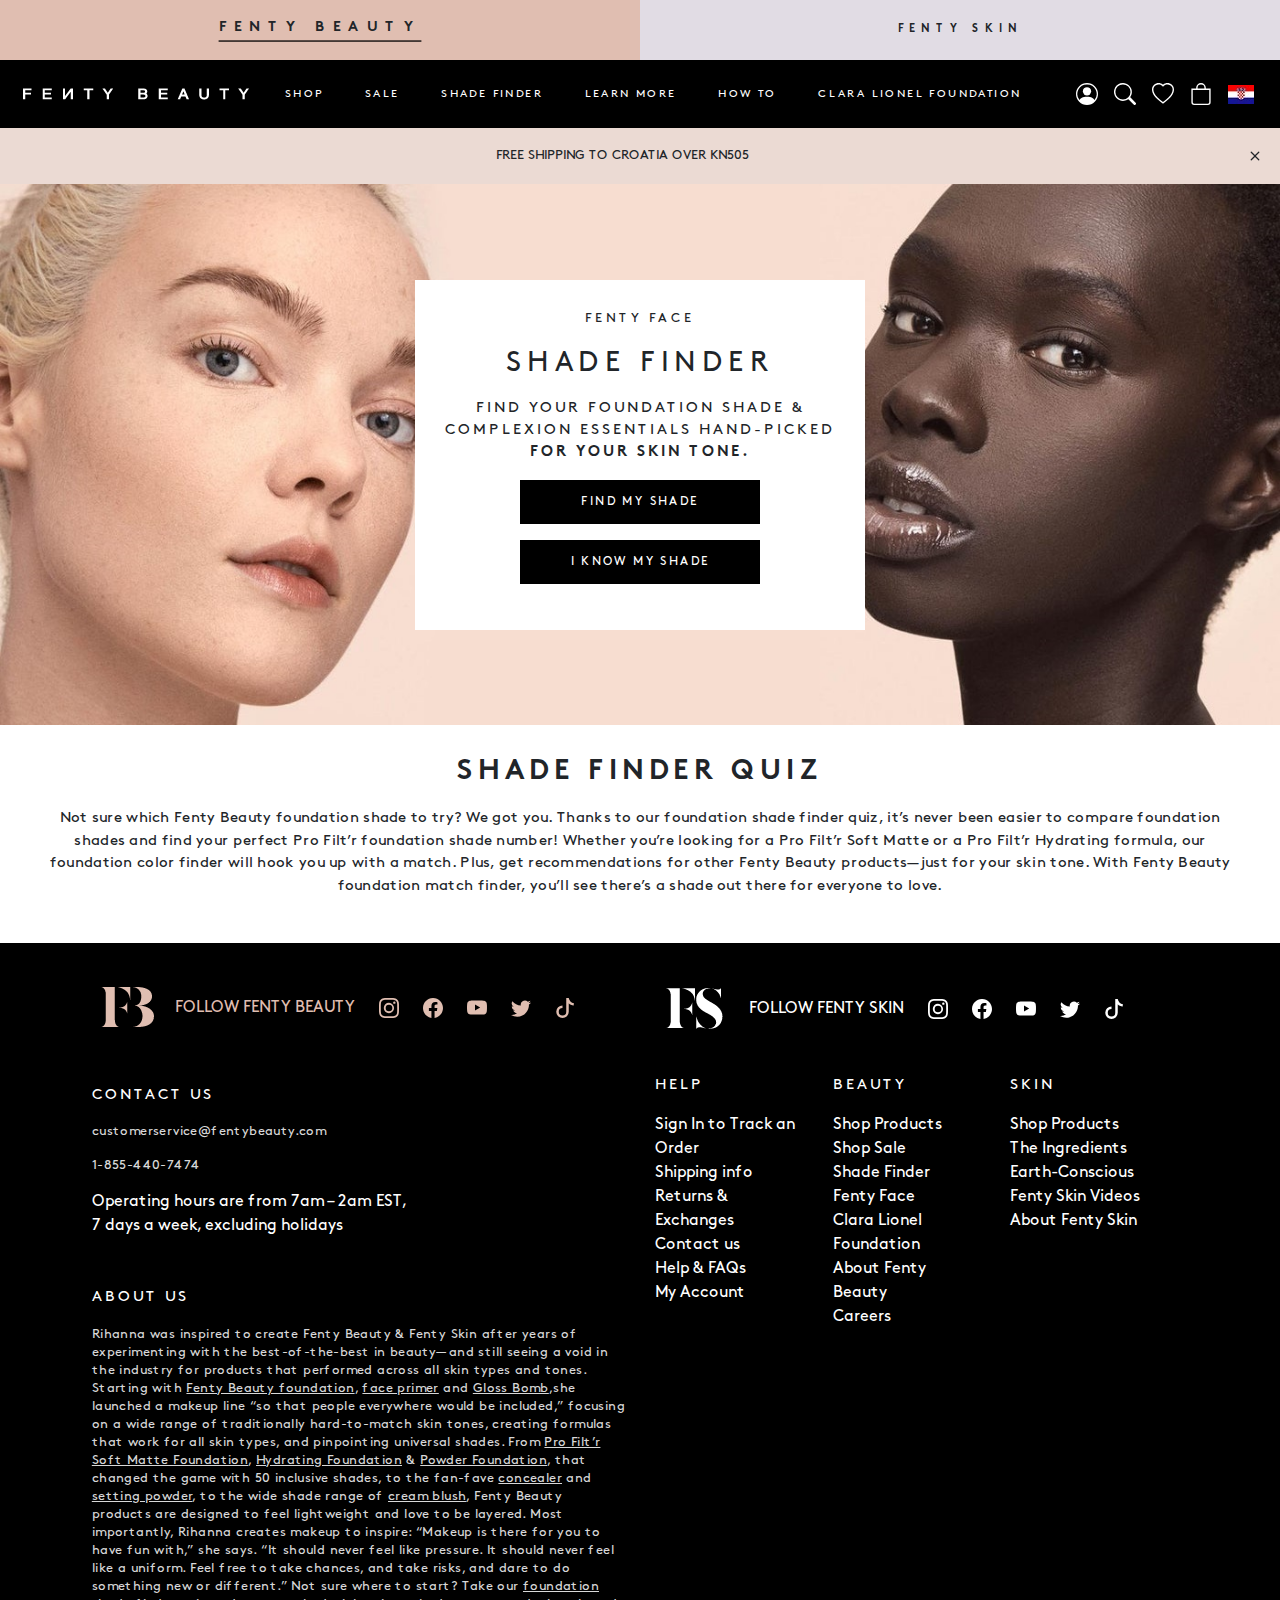
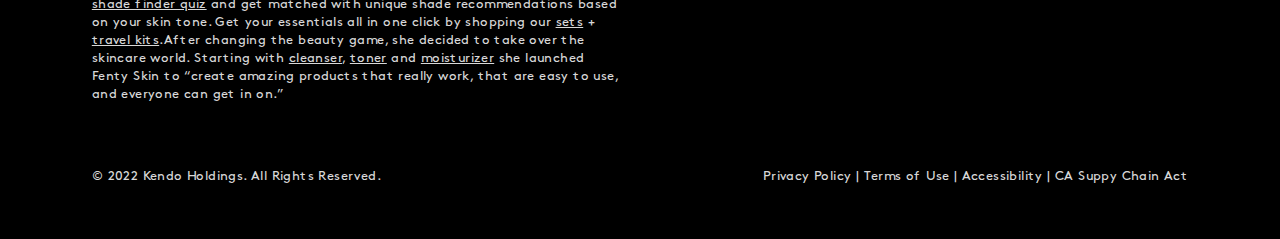
<file: shade-finder.html>
<!DOCTYPE html5>
<html>
<head>
	<meta charset="utf-8">
	<meta name="viewport" content="width=device-width, initial-scale=1">
	<title>Fenty Beauty</title>
	<link rel="stylesheet" href="https://stackpath.bootstrapcdn.com/bootstrap/4.3.1/css/bootstrap.min.css" integrity="sha384-ggOyR0iXCbMQv3Xipma34MD+dH/1fQ784/j6cY/iJTQUOhcWr7x9JvoRxT2MZw1T" crossorigin="anonymous">
	<link rel="stylesheet" href="css/stilovi.css">
</head>
<body>
	<div class="container-fluid">
		<header>
			<div class="row">
				<div class="col-6 d-flex justify-content-center align-items-center choose-fenty choose-fenty-1">
					<span style="border-bottom:1px solid black; padding-bottom:1px;">Fenty Beauty</span>
				</div>
				<div class="col-6 d-flex justify-content-center align-items-center choose-fenty choose-fenty-2">
					Fenty Skin
				</div>
			</div>
			<div class="row navbar navbar-expand-lg navbar-dark bg-dark">
			  <a class="navbar-brand" href="index.html"><img src="logo.png"/></a>
			  <button class="navbar-toggler" type="button" data-toggle="collapse" data-target="#navbarSupportedContent" aria-controls="navbarSupportedContent" aria-expanded="false" aria-label="Toggle navigation">
			    <span class="navbar-toggler-icon"></span>
			  </button>
			  <div class="collapse navbar-collapse" id="navbarSupportedContent">
			    <ul class="navbar-nav mr-auto justify-content-center align-items-center">
			    	<li class="nav-item">
				        <a class="nav-link" href="shop.html">Shop</a>
				    </li>
				    <li class="nav-item">
				        <a class="nav-link" href="sale.html">Sale</a>
				    </li>
				    <li class="nav-item">
				        <a class="nav-link" href="shade-finder.html">Shade finder</a>
				    </li>
				    <li class="nav-item">
				        <a class="nav-link" href="#">Learn more</a>
				    </li>
				    <li class="nav-item">
				        <a class="nav-link" href="how-to.html">How to</a>
				    </li>
				    <li class="nav-item">
				        <a class="nav-link" href="#">Clara Lionel Foundation</a>
				    </li>
				    <li class="nav-item nav-item-icon nav-item-icon-first">
					    <a class="nav-link" href="#">
					    	<svg xmlns="http://www.w3.org/2000/svg" width="22" height="22" fill="currentColor" class="bi bi-person-circle" viewBox="0 0 16 16">
								<path d="M11 6a3 3 0 1 1-6 0 3 3 0 0 1 6 0z"/>
								<path fill-rule="evenodd" d="M0 8a8 8 0 1 1 16 0A8 8 0 0 1 0 8zm8-7a7 7 0 0 0-5.468 11.37C3.242 11.226 4.805 10 8 10s4.757 1.225 5.468 2.37A7 7 0 0 0 8 1z"/>
							</svg>
					    </a>
					</li>
					<li class="nav-item nav-item-icon">
				    	<a class="nav-link" href="#">
						    <svg xmlns="http://www.w3.org/2000/svg" width="22" height="22" fill="currentColor" class="bi bi-search" viewBox="0 0 16 16">
								<path d="M11.742 10.344a6.5 6.5 0 1 0-1.397 1.398h-.001c.03.04.062.078.098.115l3.85 3.85a1 1 0 0 0 1.415-1.414l-3.85-3.85a1.007 1.007 0 0 0-.115-.1zM12 6.5a5.5 5.5 0 1 1-11 0 5.5 5.5 0 0 1 11 0z"/>
							</svg>
						</a>
				    </li>
				    <li class="nav-item nav-item-icon">
				    	<a class="nav-link" href="#">
						    <svg xmlns="http://www.w3.org/2000/svg" width="22" height="22" fill="currentColor" class="bi bi-heart" viewBox="0 0 16 16">
								<path d="m8 2.748-.717-.737C5.6.281 2.514.878 1.4 3.053c-.523 1.023-.641 2.5.314 4.385.92 1.815 2.834 3.989 6.286 6.357 3.452-2.368 5.365-4.542 6.286-6.357.955-1.886.838-3.362.314-4.385C13.486.878 10.4.28 8.717 2.01L8 2.748zM8 15C-7.333 4.868 3.279-3.04 7.824 1.143c.06.055.119.112.176.171a3.12 3.12 0 0 1 .176-.17C12.72-3.042 23.333 4.867 8 15z"/>
							</svg>
						</a>
				    </li>
				    <li class="nav-item nav-item-icon">
				    	<a class="nav-link" href="#">
						    <svg xmlns="http://www.w3.org/2000/svg" width="22" height="22" fill="currentColor" class="bi bi-bag" viewBox="0 0 16 16">
								<path d="M8 1a2.5 2.5 0 0 1 2.5 2.5V4h-5v-.5A2.5 2.5 0 0 1 8 1zm3.5 3v-.5a3.5 3.5 0 1 0-7 0V4H1v10a2 2 0 0 0 2 2h10a2 2 0 0 0 2-2V4h-3.5zM2 5h12v9a1 1 0 0 1-1 1H3a1 1 0 0 1-1-1V5z"/>
							</svg>
						</a>
				    </li>
				    <li class="nav-item nav-item-icon">
				    	<a class="nav-link" href="#">
						    <img src="hrv.png"/>
						</a>
				    </li>
				</ul>
			  </div>
			</div>
			<div class="row announcement d-flex justify-content-between align-items-center" id="announcement">
				<div></div>
				<div>
					Free shipping to Croatia over kn505
				</div>
				<a style="padding-right:15px; cursor:pointer;" onClick="document.getElementById('announcement').style.cssText = 'display:none !important';; console.log('yea');">
					<svg xmlns="http://www.w3.org/2000/svg" width="20" height="20" fill="currentColor" class="bi bi-x" viewBox="0 0 16 16">
						<path d="M4.646 4.646a.5.5 0 0 1 .708 0L8 7.293l2.646-2.647a.5.5 0 0 1 .708.708L8.707 8l2.647 2.646a.5.5 0 0 1-.708.708L8 8.707l-2.646 2.647a.5.5 0 0 1-.708-.708L7.293 8 4.646 5.354a.5.5 0 0 1 0-.708z"/>
					</svg>
				</a>
			</div>
		</header>
		<div class="d-flex shade-finder-container align-items-center justify-content-center">
			<img src="css/shade-finder.jpg" style="width:100vw;"/>
			<div class="shade-finder-box d-flex flex-column shade-finder-container align-items-center justify-content-center">
				<p class="content-subtitle" style="text-transform: uppercase;">
					fenty face
				</p>
				<p class="content-title" style="text-transform: uppercase;">
					shade finder
				</p>
				<p class="content-text" style="text-transform: uppercase;">
					FIND YOUR FOUNDATION SHADE & COMPLEXION ESSENTIALS HAND-PICKED <strong>FOR YOUR SKIN TONE.</strong>
				</p>
				<p class="content-button d-flex">
					FIND MY SHADE
				</p>
				<p class="content-button d-flex">
					I KNOW MY SHADE
				</p>
			</div>
		</div>
		<div class="d-flex flex-column shade-finder-container align-items-center justify-content-center" style="padding:30px 20px;">
			<p class="content-title" style="text-transform: uppercase;">
				<strong>Shade finder quiz</strong>	
			</p>
			<p class="content-text" style="letter-spacing: 0.3px;">
				Not sure which Fenty Beauty foundation shade to try? We got you. Thanks to our foundation shade finder quiz, it’s never been easier to compare foundation shades and find your perfect Pro Filt’r foundation shade number! Whether you’re looking for a Pro Filt’r Soft Matte or a Pro Filt’r Hydrating formula, our foundation color finder will hook you up with a match. Plus, get recommendations for other Fenty Beauty products—just for your skin tone. With Fenty Beauty foundation match finder, you’ll see there’s a shade out there for everyone to love.
			</p>
		</div>
	</div>

	<footer class="container-fluid">
		<div style="padding: 3vw 6vw;">
			<div class="row footer-social-media">
				<div class="col-6 footer-social-media-fenty-beauty">
					<img src="fb.png"/>
					Follow fenty beauty
					<svg xmlns="http://www.w3.org/2000/svg" width="20" height="20" fill="currentColor" class="bi bi-instagram" viewBox="0 0 16 16">
						<path d="M8 0C5.829 0 5.556.01 4.703.048 3.85.088 3.269.222 2.76.42a3.917 3.917 0 0 0-1.417.923A3.927 3.927 0 0 0 .42 2.76C.222 3.268.087 3.85.048 4.7.01 5.555 0 5.827 0 8.001c0 2.172.01 2.444.048 3.297.04.852.174 1.433.372 1.942.205.526.478.972.923 1.417.444.445.89.719 1.416.923.51.198 1.09.333 1.942.372C5.555 15.99 5.827 16 8 16s2.444-.01 3.298-.048c.851-.04 1.434-.174 1.943-.372a3.916 3.916 0 0 0 1.416-.923c.445-.445.718-.891.923-1.417.197-.509.332-1.09.372-1.942C15.99 10.445 16 10.173 16 8s-.01-2.445-.048-3.299c-.04-.851-.175-1.433-.372-1.941a3.926 3.926 0 0 0-.923-1.417A3.911 3.911 0 0 0 13.24.42c-.51-.198-1.092-.333-1.943-.372C10.443.01 10.172 0 7.998 0h.003zm-.717 1.442h.718c2.136 0 2.389.007 3.232.046.78.035 1.204.166 1.486.275.373.145.64.319.92.599.28.28.453.546.598.92.11.281.24.705.275 1.485.039.843.047 1.096.047 3.231s-.008 2.389-.047 3.232c-.035.78-.166 1.203-.275 1.485a2.47 2.47 0 0 1-.599.919c-.28.28-.546.453-.92.598-.28.11-.704.24-1.485.276-.843.038-1.096.047-3.232.047s-2.39-.009-3.233-.047c-.78-.036-1.203-.166-1.485-.276a2.478 2.478 0 0 1-.92-.598 2.48 2.48 0 0 1-.6-.92c-.109-.281-.24-.705-.275-1.485-.038-.843-.046-1.096-.046-3.233 0-2.136.008-2.388.046-3.231.036-.78.166-1.204.276-1.486.145-.373.319-.64.599-.92.28-.28.546-.453.92-.598.282-.11.705-.24 1.485-.276.738-.034 1.024-.044 2.515-.045v.002zm4.988 1.328a.96.96 0 1 0 0 1.92.96.96 0 0 0 0-1.92zm-4.27 1.122a4.109 4.109 0 1 0 0 8.217 4.109 4.109 0 0 0 0-8.217zm0 1.441a2.667 2.667 0 1 1 0 5.334 2.667 2.667 0 0 1 0-5.334z"/>
					</svg>
					<svg xmlns="http://www.w3.org/2000/svg" width="20" height="20" fill="currentColor" class="bi bi-facebook" viewBox="0 0 16 16">
						<path d="M16 8.049c0-4.446-3.582-8.05-8-8.05C3.58 0-.002 3.603-.002 8.05c0 4.017 2.926 7.347 6.75 7.951v-5.625h-2.03V8.05H6.75V6.275c0-2.017 1.195-3.131 3.022-3.131.876 0 1.791.157 1.791.157v1.98h-1.009c-.993 0-1.303.621-1.303 1.258v1.51h2.218l-.354 2.326H9.25V16c3.824-.604 6.75-3.934 6.75-7.951z"/>
					</svg>
					<svg xmlns="http://www.w3.org/2000/svg" width="20" height="20" fill="currentColor" class="bi bi-youtube" viewBox="0 0 16 16">
						<path d="M8.051 1.999h.089c.822.003 4.987.033 6.11.335a2.01 2.01 0 0 1 1.415 1.42c.101.38.172.883.22 1.402l.01.104.022.26.008.104c.065.914.073 1.77.074 1.957v.075c-.001.194-.01 1.108-.082 2.06l-.008.105-.009.104c-.05.572-.124 1.14-.235 1.558a2.007 2.007 0 0 1-1.415 1.42c-1.16.312-5.569.334-6.18.335h-.142c-.309 0-1.587-.006-2.927-.052l-.17-.006-.087-.004-.171-.007-.171-.007c-1.11-.049-2.167-.128-2.654-.26a2.007 2.007 0 0 1-1.415-1.419c-.111-.417-.185-.986-.235-1.558L.09 9.82l-.008-.104A31.4 31.4 0 0 1 0 7.68v-.123c.002-.215.01-.958.064-1.778l.007-.103.003-.052.008-.104.022-.26.01-.104c.048-.519.119-1.023.22-1.402a2.007 2.007 0 0 1 1.415-1.42c.487-.13 1.544-.21 2.654-.26l.17-.007.172-.006.086-.003.171-.007A99.788 99.788 0 0 1 7.858 2h.193zM6.4 5.209v4.818l4.157-2.408L6.4 5.209z"/>
					</svg>
					<svg xmlns="http://www.w3.org/2000/svg" width="20" height="20" fill="currentColor" class="bi bi-twitter" viewBox="0 0 16 16">
						<path d="M5.026 15c6.038 0 9.341-5.003 9.341-9.334 0-.14 0-.282-.006-.422A6.685 6.685 0 0 0 16 3.542a6.658 6.658 0 0 1-1.889.518 3.301 3.301 0 0 0 1.447-1.817 6.533 6.533 0 0 1-2.087.793A3.286 3.286 0 0 0 7.875 6.03a9.325 9.325 0 0 1-6.767-3.429 3.289 3.289 0 0 0 1.018 4.382A3.323 3.323 0 0 1 .64 6.575v.045a3.288 3.288 0 0 0 2.632 3.218 3.203 3.203 0 0 1-.865.115 3.23 3.23 0 0 1-.614-.057 3.283 3.283 0 0 0 3.067 2.277A6.588 6.588 0 0 1 .78 13.58a6.32 6.32 0 0 1-.78-.045A9.344 9.344 0 0 0 5.026 15z"/>
					</svg>
					<svg xmlns="http://www.w3.org/2000/svg" width="20" height="20" fill="currentColor" class="bi bi-tiktok" viewBox="0 0 16 16">
						<path d="M9 0h1.98c.144.715.54 1.617 1.235 2.512C12.895 3.389 13.797 4 15 4v2c-1.753 0-3.07-.814-4-1.829V11a5 5 0 1 1-5-5v2a3 3 0 1 0 3 3V0Z"/>
					</svg>
				</div>
				<div class="col-6 align-items-center">
					<img src="fs.png"/>
					Follow fenty skin
					<svg xmlns="http://www.w3.org/2000/svg" width="20" height="20" fill="currentColor" class="bi bi-instagram" viewBox="0 0 16 16">
						<path d="M8 0C5.829 0 5.556.01 4.703.048 3.85.088 3.269.222 2.76.42a3.917 3.917 0 0 0-1.417.923A3.927 3.927 0 0 0 .42 2.76C.222 3.268.087 3.85.048 4.7.01 5.555 0 5.827 0 8.001c0 2.172.01 2.444.048 3.297.04.852.174 1.433.372 1.942.205.526.478.972.923 1.417.444.445.89.719 1.416.923.51.198 1.09.333 1.942.372C5.555 15.99 5.827 16 8 16s2.444-.01 3.298-.048c.851-.04 1.434-.174 1.943-.372a3.916 3.916 0 0 0 1.416-.923c.445-.445.718-.891.923-1.417.197-.509.332-1.09.372-1.942C15.99 10.445 16 10.173 16 8s-.01-2.445-.048-3.299c-.04-.851-.175-1.433-.372-1.941a3.926 3.926 0 0 0-.923-1.417A3.911 3.911 0 0 0 13.24.42c-.51-.198-1.092-.333-1.943-.372C10.443.01 10.172 0 7.998 0h.003zm-.717 1.442h.718c2.136 0 2.389.007 3.232.046.78.035 1.204.166 1.486.275.373.145.64.319.92.599.28.28.453.546.598.92.11.281.24.705.275 1.485.039.843.047 1.096.047 3.231s-.008 2.389-.047 3.232c-.035.78-.166 1.203-.275 1.485a2.47 2.47 0 0 1-.599.919c-.28.28-.546.453-.92.598-.28.11-.704.24-1.485.276-.843.038-1.096.047-3.232.047s-2.39-.009-3.233-.047c-.78-.036-1.203-.166-1.485-.276a2.478 2.478 0 0 1-.92-.598 2.48 2.48 0 0 1-.6-.92c-.109-.281-.24-.705-.275-1.485-.038-.843-.046-1.096-.046-3.233 0-2.136.008-2.388.046-3.231.036-.78.166-1.204.276-1.486.145-.373.319-.64.599-.92.28-.28.546-.453.92-.598.282-.11.705-.24 1.485-.276.738-.034 1.024-.044 2.515-.045v.002zm4.988 1.328a.96.96 0 1 0 0 1.92.96.96 0 0 0 0-1.92zm-4.27 1.122a4.109 4.109 0 1 0 0 8.217 4.109 4.109 0 0 0 0-8.217zm0 1.441a2.667 2.667 0 1 1 0 5.334 2.667 2.667 0 0 1 0-5.334z"/>
					</svg>
					<svg xmlns="http://www.w3.org/2000/svg" width="20" height="20" fill="currentColor" class="bi bi-facebook" viewBox="0 0 16 16">
						<path d="M16 8.049c0-4.446-3.582-8.05-8-8.05C3.58 0-.002 3.603-.002 8.05c0 4.017 2.926 7.347 6.75 7.951v-5.625h-2.03V8.05H6.75V6.275c0-2.017 1.195-3.131 3.022-3.131.876 0 1.791.157 1.791.157v1.98h-1.009c-.993 0-1.303.621-1.303 1.258v1.51h2.218l-.354 2.326H9.25V16c3.824-.604 6.75-3.934 6.75-7.951z"/>
					</svg>
					<svg xmlns="http://www.w3.org/2000/svg" width="20" height="20" fill="currentColor" class="bi bi-youtube" viewBox="0 0 16 16">
						<path d="M8.051 1.999h.089c.822.003 4.987.033 6.11.335a2.01 2.01 0 0 1 1.415 1.42c.101.38.172.883.22 1.402l.01.104.022.26.008.104c.065.914.073 1.77.074 1.957v.075c-.001.194-.01 1.108-.082 2.06l-.008.105-.009.104c-.05.572-.124 1.14-.235 1.558a2.007 2.007 0 0 1-1.415 1.42c-1.16.312-5.569.334-6.18.335h-.142c-.309 0-1.587-.006-2.927-.052l-.17-.006-.087-.004-.171-.007-.171-.007c-1.11-.049-2.167-.128-2.654-.26a2.007 2.007 0 0 1-1.415-1.419c-.111-.417-.185-.986-.235-1.558L.09 9.82l-.008-.104A31.4 31.4 0 0 1 0 7.68v-.123c.002-.215.01-.958.064-1.778l.007-.103.003-.052.008-.104.022-.26.01-.104c.048-.519.119-1.023.22-1.402a2.007 2.007 0 0 1 1.415-1.42c.487-.13 1.544-.21 2.654-.26l.17-.007.172-.006.086-.003.171-.007A99.788 99.788 0 0 1 7.858 2h.193zM6.4 5.209v4.818l4.157-2.408L6.4 5.209z"/>
					</svg>
					<svg xmlns="http://www.w3.org/2000/svg" width="20" height="20" fill="currentColor" class="bi bi-twitter" viewBox="0 0 16 16">
						<path d="M5.026 15c6.038 0 9.341-5.003 9.341-9.334 0-.14 0-.282-.006-.422A6.685 6.685 0 0 0 16 3.542a6.658 6.658 0 0 1-1.889.518 3.301 3.301 0 0 0 1.447-1.817 6.533 6.533 0 0 1-2.087.793A3.286 3.286 0 0 0 7.875 6.03a9.325 9.325 0 0 1-6.767-3.429 3.289 3.289 0 0 0 1.018 4.382A3.323 3.323 0 0 1 .64 6.575v.045a3.288 3.288 0 0 0 2.632 3.218 3.203 3.203 0 0 1-.865.115 3.23 3.23 0 0 1-.614-.057 3.283 3.283 0 0 0 3.067 2.277A6.588 6.588 0 0 1 .78 13.58a6.32 6.32 0 0 1-.78-.045A9.344 9.344 0 0 0 5.026 15z"/>
					</svg>
					<svg xmlns="http://www.w3.org/2000/svg" width="20" height="20" fill="currentColor" class="bi bi-tiktok" viewBox="0 0 16 16">
						<path d="M9 0h1.98c.144.715.54 1.617 1.235 2.512C12.895 3.389 13.797 4 15 4v2c-1.753 0-3.07-.814-4-1.829V11a5 5 0 1 1-5-5v2a3 3 0 1 0 3 3V0Z"/>
					</svg>
				</div>
			</div>
			<div class="row footer-info">
				<div class="col-6">
					<br><br>
					<p class="content-text">
						contact us
					</p>
					<p class="footer-text">
						customerservice@fentybeauty.com
					</p>
					<p class="footer-text">
						1-855-440-7474
					</p>
					</p>Operating hours are from 7am – 2am EST,<br/>7 days a week, excluding holidays
					<br><br><br>
					<p class="content-text">
						about us
					</p>
					<p class="footer-text">
						Rihanna was inspired to create Fenty Beauty & Fenty Skin after years of experimenting with the best-of-the-best in beauty—and still seeing a void in the industry for products that performed across all skin types and tones. Starting with <u>Fenty Beauty foundation</u>, <u> face primer</u> and <u>Gloss Bomb</u>,she launched a makeup line “so that people everywhere would be included,” focusing on a wide range of traditionally hard-to-match skin tones, creating formulas that work for all skin types, and pinpointing universal shades. From <u> Pro Filt’r Soft Matte Foundation</u>, <u>Hydrating Foundation</u> & <u> Powder Foundation</u>, that changed the game with 50 inclusive shades, to the fan-fave <u>concealer</u> and <u>setting powder</u>, to the wide shade range of <u>cream blush</u>, Fenty Beauty products are designed to feel lightweight and love to be layered. Most importantly, Rihanna creates makeup to inspire: “Makeup is there for you to have fun with,” she says. “It should never feel like pressure. It should never feel like a uniform. Feel free to take chances, and take risks, and dare to do something new or different.” Not sure where to start? Take our <u>foundation shade finder quiz</u> and get matched with unique shade recommendations based on your skin tone. Get your essentials all in one click by shopping our <u>sets</u> + <u>travel kits</u>.After changing the beauty game, she decided to take over the skincare world. Starting with <u>cleanser</u>, <u>toner</u> and <u>moisturizer</u> she launched Fenty Skin to “create amazing products that really work, that are easy to use, and everyone can get in on.”
					</p>
					<br><br>
				</div>
				<div class="col-6 row sitemap">
					<div class="col-4">
						<p class="content-text">
							help
						</p>
						<p>
						<ul>
							<li>Sign In to Track an Order</li>
							<li>Shipping info</li>
							<li>Returns & Exchanges</li>
							<li>Contact us</li>
							<li>Help & FAQs</li>
							<li>My Account</li>
						</ul>
					</div>
					<div class="col-4">
						<p class="content-text">
							beauty
						</p>
						<ul>
							<li>Shop Products</li>
							<li>Shop Sale</li>
							<li>Shade Finder</li>
							<li>Fenty Face</li>
							<li>Clara Lionel Foundation</li>
							<li>About Fenty Beauty</li>
							<li>Careers</li>
						</ul>
					</div>
					<div class="col-4">
						<p class="content-text">
							skin
						</p>
						<ul>
							<li>Shop Products</li>
							<li>The Ingredients</li>
							<li>Earth-Conscious</li>
							<li>Fenty Skin Videos</li>
							<li>About Fenty Skin</li>
						</ul>
					</div>
				</div>
			</div>
			<div class="row footer-copyrights" style="color: #d8d8d8;">
				<div class="col-6">
					<p class="footer-text">
						© 2022 Kendo Holdings. All Rights Reserved.
					</p>
				</div>
				<div class="col-6">
					<p class="footer-text" style="text-align: right; cursor: pointer;">
						Privacy Policy | Terms of Use | Accessibility | CA Suppy Chain Act
					</p>
				</div>
			</div>
		</div>
	</footer>
	<script src="https://code.jquery.com/jquery-3.3.1.slim.min.js" integrity="sha384-q8i/X+965DzO0rT7abK41JStQIAqVgRVzpbzo5smXKp4YfRvH+8abtTE1Pi6jizo" crossorigin="anonymous"></script>
	<script src="https://cdnjs.cloudflare.com/ajax/libs/popper.js/1.14.7/umd/popper.min.js" integrity="sha384-UO2eT0CpHqdSJQ6hJty5KVphtPhzWj9WO1clHTMGa3JDZwrnQq4sF86dIHNDz0W1" crossorigin="anonymous"></script>
	<script src="https://stackpath.bootstrapcdn.com/bootstrap/4.3.1/js/bootstrap.min.js" integrity="sha384-JjSmVgyd0p3pXB1rRibZUAYoIIy6OrQ6VrjIEaFf/nJGzIxFDsf4x0xIM+B07jRM" crossorigin="anonymous"></script>
</body>
</html>
</file>
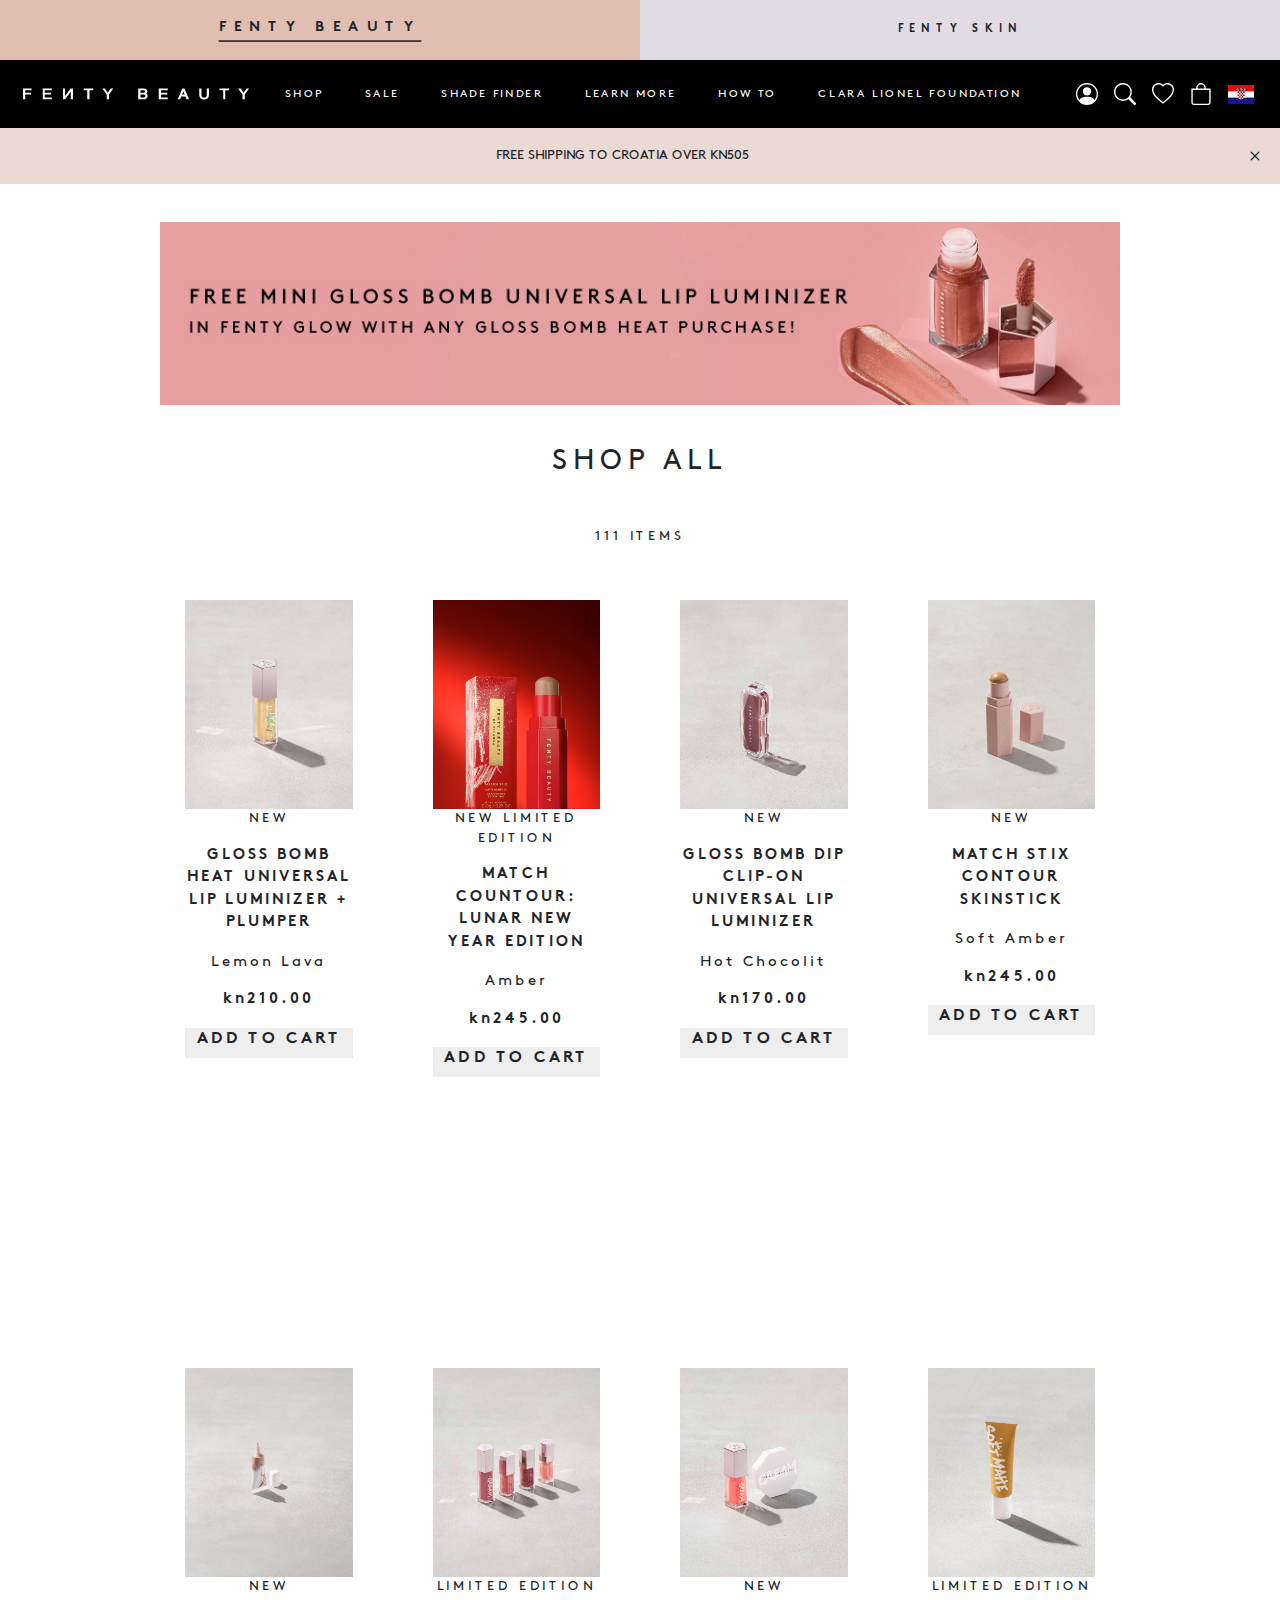
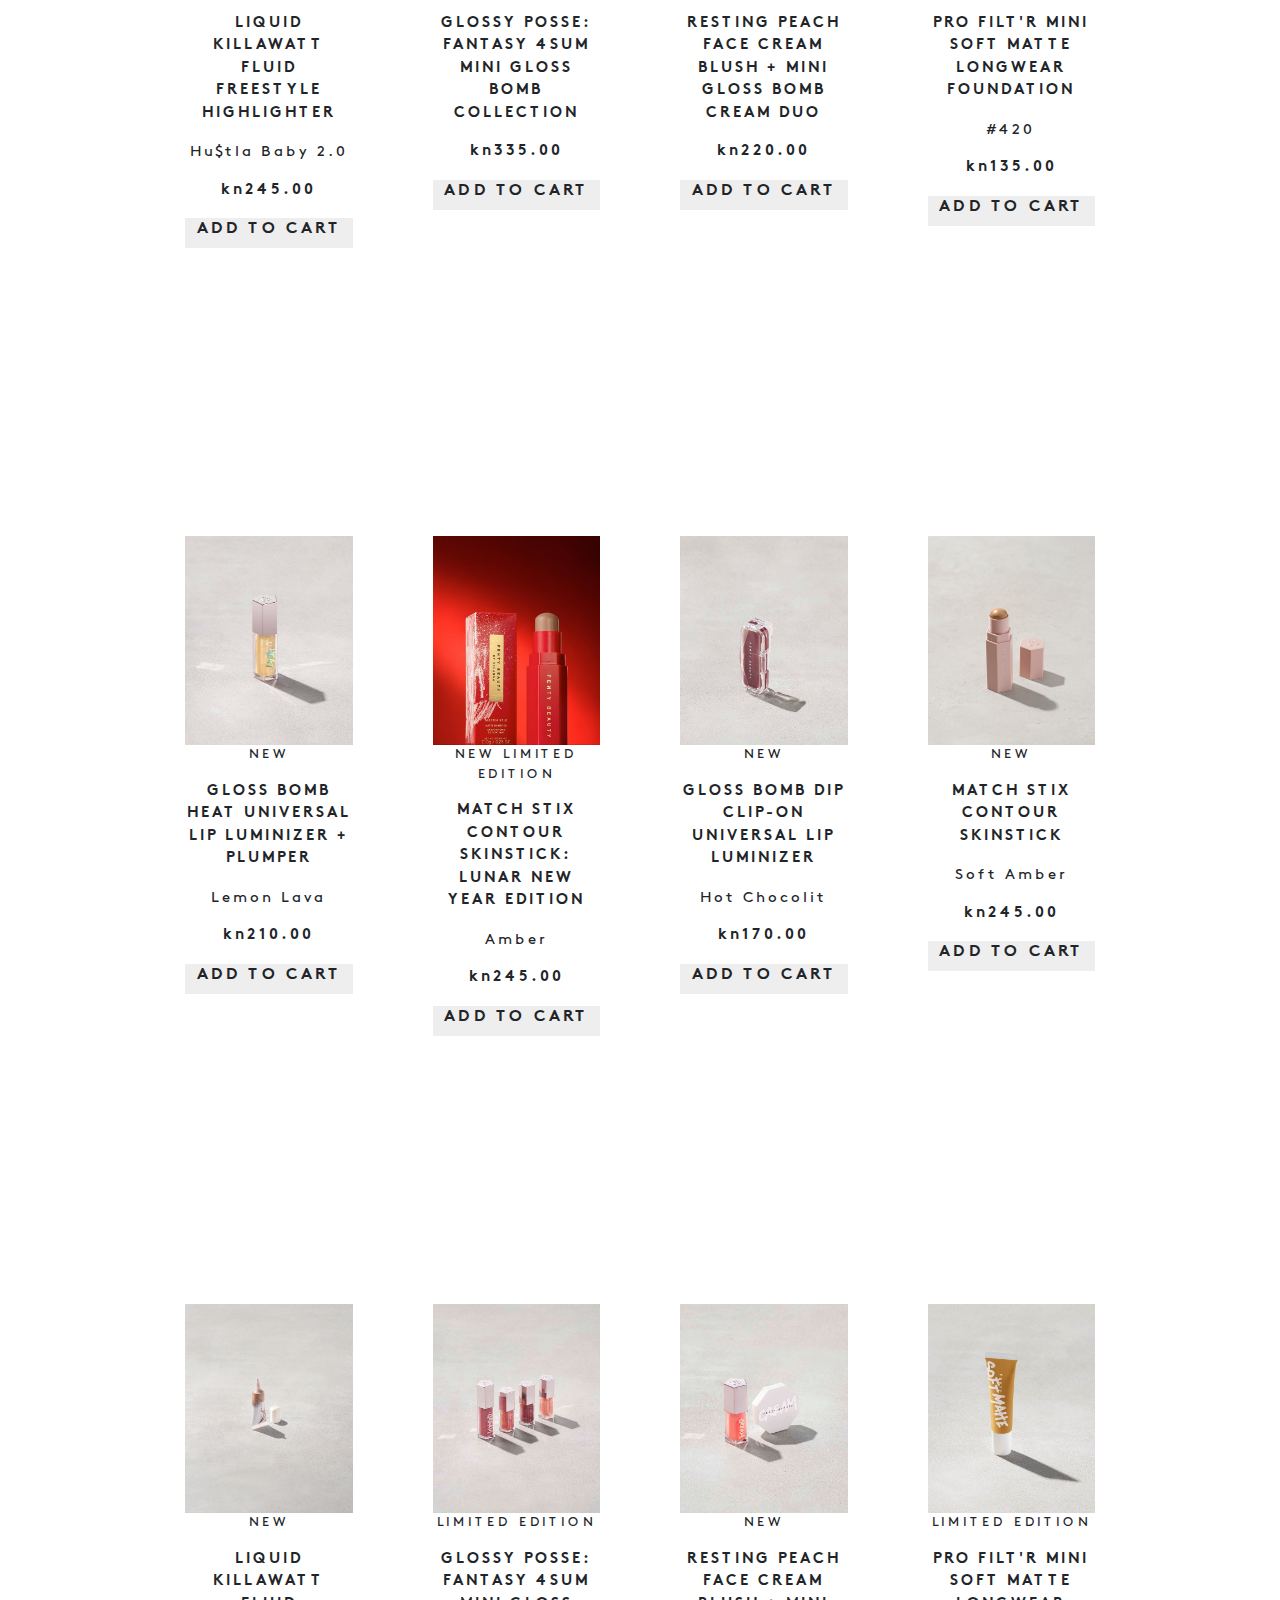
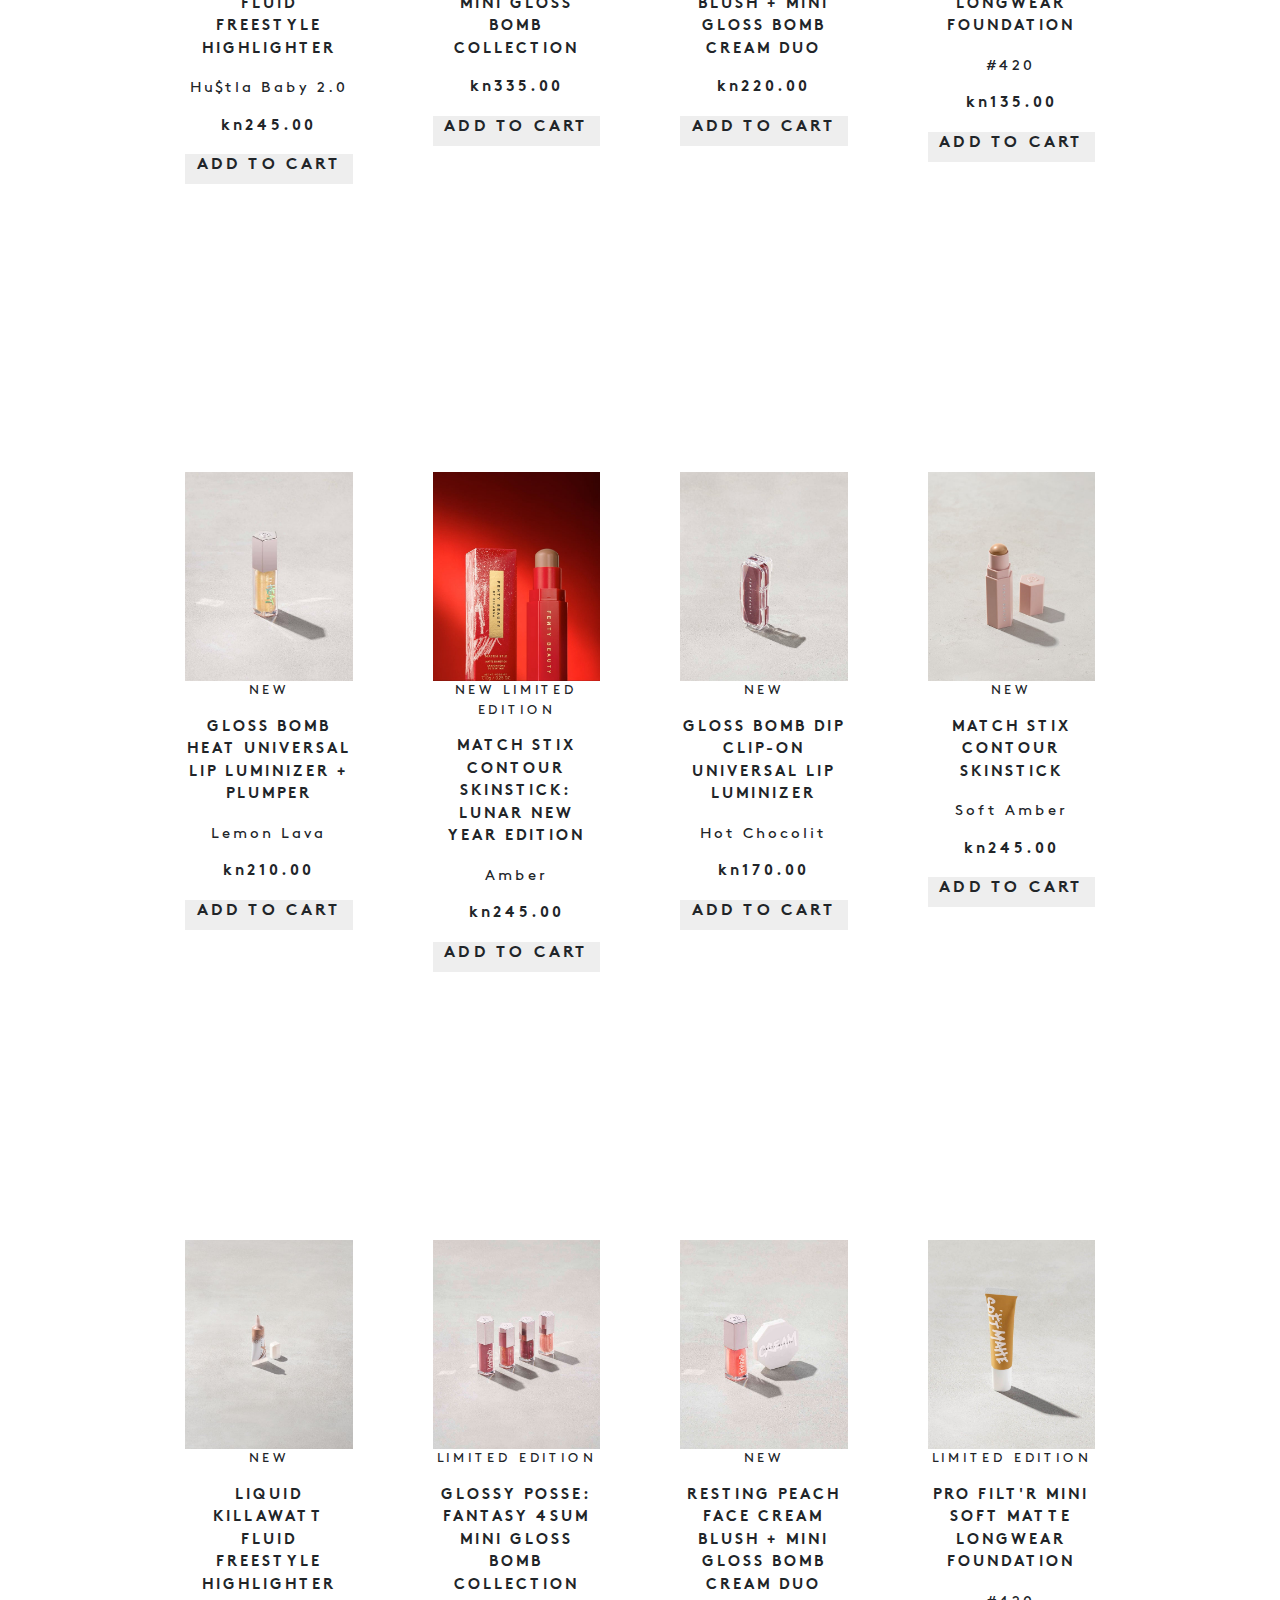
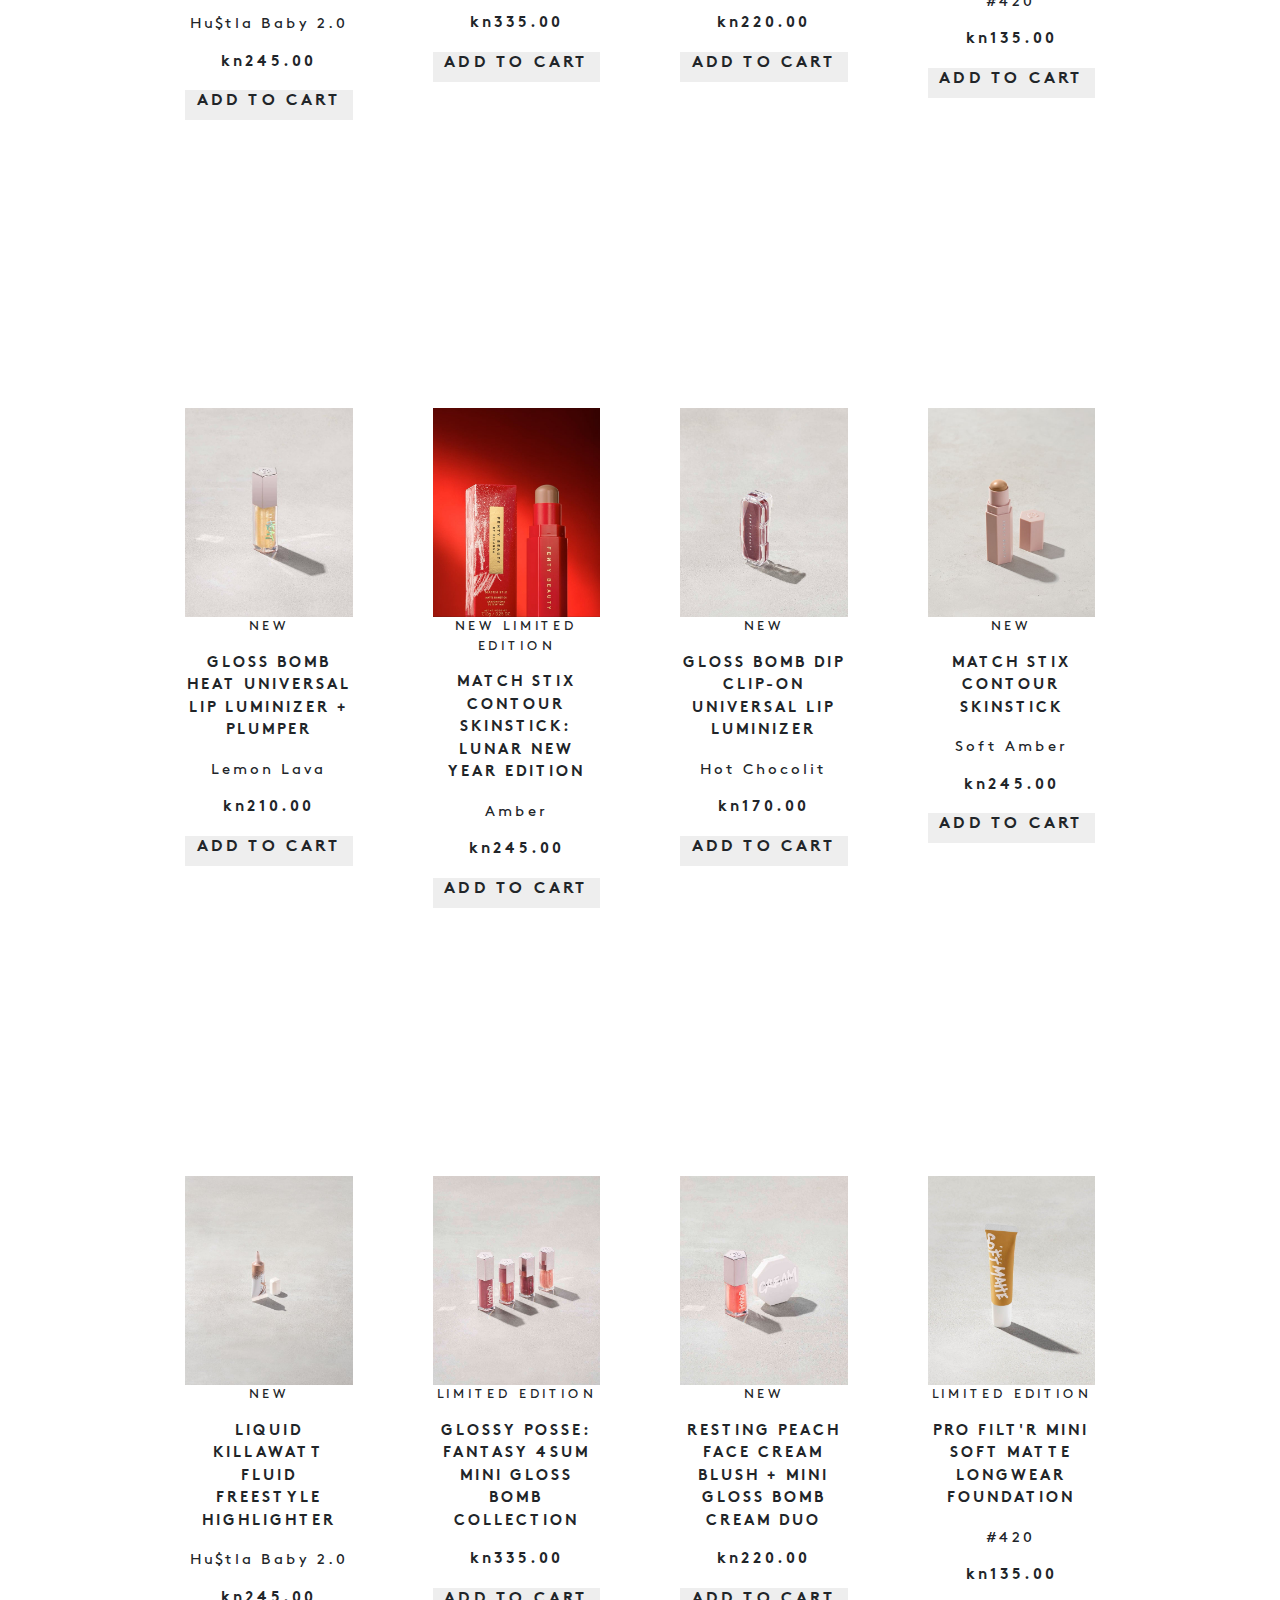
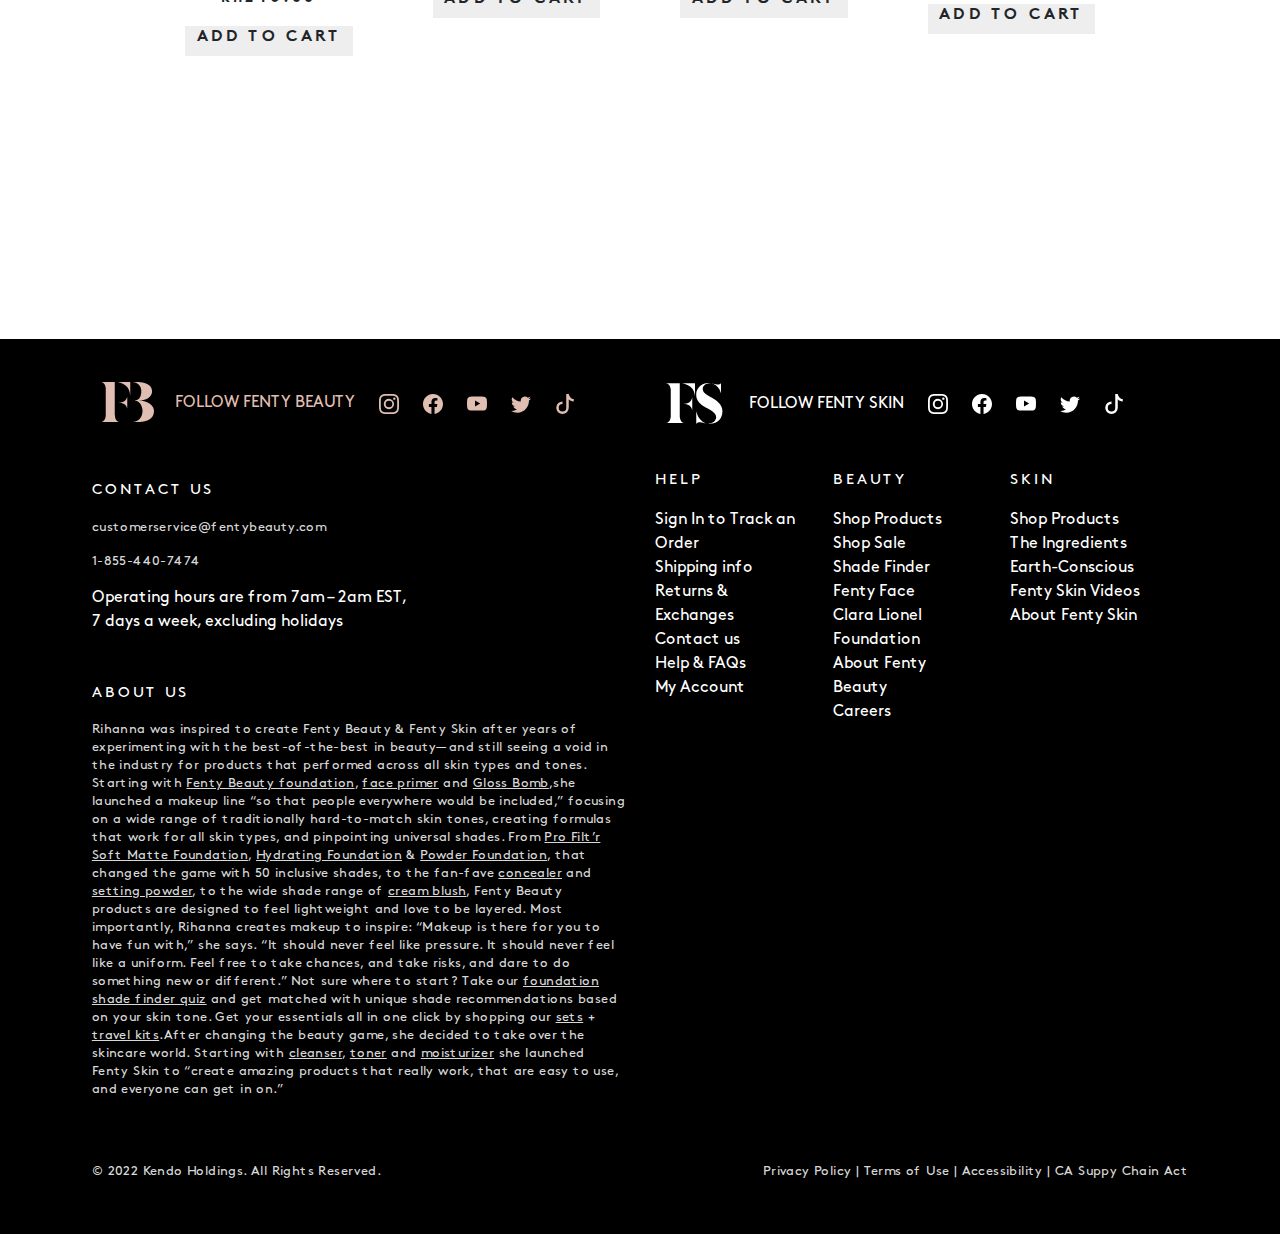
<file: shop.html>
<!DOCTYPE html5>
<html>
<head>
	<meta charset="utf-8">
	<meta name="viewport" content="width=device-width, initial-scale=1">
	<title>Fenty Beauty</title>
	<link rel="stylesheet" href="https://stackpath.bootstrapcdn.com/bootstrap/4.3.1/css/bootstrap.min.css" integrity="sha384-ggOyR0iXCbMQv3Xipma34MD+dH/1fQ784/j6cY/iJTQUOhcWr7x9JvoRxT2MZw1T" crossorigin="anonymous">
	<link rel="stylesheet" href="css/stilovi.css">
</head>
<body>
	<div class="container-fluid">
		<header>
			<div class="row">
				<div class="col-6 d-flex justify-content-center align-items-center choose-fenty choose-fenty-1">
					<span style="border-bottom:1px solid black; padding-bottom:1px;">Fenty Beauty</span>
				</div>
				<div class="col-6 d-flex justify-content-center align-items-center choose-fenty choose-fenty-2">
					Fenty Skin
				</div>
			</div>
			<div class="row navbar navbar-expand-lg navbar-dark bg-dark">
			  <a class="navbar-brand" href="index.html"><img src="logo.png"/></a>
			  <button class="navbar-toggler" type="button" data-toggle="collapse" data-target="#navbarSupportedContent" aria-controls="navbarSupportedContent" aria-expanded="false" aria-label="Toggle navigation">
			    <span class="navbar-toggler-icon"></span>
			  </button>

			  <div class="collapse navbar-collapse" id="navbarSupportedContent">
			    <ul class="navbar-nav mr-auto justify-content-center align-items-center">
			    	<li class="nav-item">
				        <a class="nav-link" href="shop.html">Shop</a>
				    </li>
				    <li class="nav-item">
				        <a class="nav-link" href="sale.html">Sale</a>
				    </li>
				    <li class="nav-item">
				        <a class="nav-link" href="shade-finder.html">Shade finder</a>
				    </li>
				    <li class="nav-item">
				        <a class="nav-link" href="#">Learn more</a>
				    </li>
				    <li class="nav-item">
				        <a class="nav-link" href="how-to.html">How to</a>
				    </li>
				    <li class="nav-item">
				        <a class="nav-link" href="#">Clara Lionel Foundation</a>
				    </li>
				    <li class="nav-item nav-item-icon nav-item-icon-first">
					    <a class="nav-link" href="#">
					    	<svg xmlns="http://www.w3.org/2000/svg" width="22" height="22" fill="currentColor" class="bi bi-person-circle" viewBox="0 0 16 16">
								<path d="M11 6a3 3 0 1 1-6 0 3 3 0 0 1 6 0z"/>
								<path fill-rule="evenodd" d="M0 8a8 8 0 1 1 16 0A8 8 0 0 1 0 8zm8-7a7 7 0 0 0-5.468 11.37C3.242 11.226 4.805 10 8 10s4.757 1.225 5.468 2.37A7 7 0 0 0 8 1z"/>
							</svg>
					    </a>
					</li>
					<li class="nav-item nav-item-icon">
				    	<a class="nav-link" href="#">
						    <svg xmlns="http://www.w3.org/2000/svg" width="22" height="22" fill="currentColor" class="bi bi-search" viewBox="0 0 16 16">
								<path d="M11.742 10.344a6.5 6.5 0 1 0-1.397 1.398h-.001c.03.04.062.078.098.115l3.85 3.85a1 1 0 0 0 1.415-1.414l-3.85-3.85a1.007 1.007 0 0 0-.115-.1zM12 6.5a5.5 5.5 0 1 1-11 0 5.5 5.5 0 0 1 11 0z"/>
							</svg>
						</a>
				    </li>
				    <li class="nav-item nav-item-icon">
				    	<a class="nav-link" href="#">
						    <svg xmlns="http://www.w3.org/2000/svg" width="22" height="22" fill="currentColor" class="bi bi-heart" viewBox="0 0 16 16">
								<path d="m8 2.748-.717-.737C5.6.281 2.514.878 1.4 3.053c-.523 1.023-.641 2.5.314 4.385.92 1.815 2.834 3.989 6.286 6.357 3.452-2.368 5.365-4.542 6.286-6.357.955-1.886.838-3.362.314-4.385C13.486.878 10.4.28 8.717 2.01L8 2.748zM8 15C-7.333 4.868 3.279-3.04 7.824 1.143c.06.055.119.112.176.171a3.12 3.12 0 0 1 .176-.17C12.72-3.042 23.333 4.867 8 15z"/>
							</svg>
						</a>
				    </li>
				    <li class="nav-item nav-item-icon">
				    	<a class="nav-link" href="#">
						    <svg xmlns="http://www.w3.org/2000/svg" width="22" height="22" fill="currentColor" class="bi bi-bag" viewBox="0 0 16 16">
								<path d="M8 1a2.5 2.5 0 0 1 2.5 2.5V4h-5v-.5A2.5 2.5 0 0 1 8 1zm3.5 3v-.5a3.5 3.5 0 1 0-7 0V4H1v10a2 2 0 0 0 2 2h10a2 2 0 0 0 2-2V4h-3.5zM2 5h12v9a1 1 0 0 1-1 1H3a1 1 0 0 1-1-1V5z"/>
							</svg>
						</a>
				    </li>
				    <li class="nav-item nav-item-icon">
				    	<a class="nav-link" href="#">
						    <img src="hrv.png"/>
						</a>
				    </li>
				</ul>
			  </div>
			</div>
			<div class="row announcement d-flex justify-content-between align-items-center" id="announcement">
				<div></div>
				<div>
					Free shipping to Croatia over kn505
				</div>
				<a style="padding-right:15px; cursor:pointer;" onClick="document.getElementById('announcement').style.cssText = 'display:none !important';; console.log('yea');">
					<svg xmlns="http://www.w3.org/2000/svg" width="20" height="20" fill="currentColor" class="bi bi-x" viewBox="0 0 16 16">
						<path d="M4.646 4.646a.5.5 0 0 1 .708 0L8 7.293l2.646-2.647a.5.5 0 0 1 .708.708L8.707 8l2.647 2.646a.5.5 0 0 1-.708.708L8 8.707l-2.646 2.647a.5.5 0 0 1-.708-.708L7.293 8 4.646 5.354a.5.5 0 0 1 0-.708z"/>
					</svg>
				</a>
			</div>
		</header>
		<div class="container-fluid">
			<div class="row d-flex justify-content-center">
				<img src="css/shop-announcement.jpg" style="width: 75vw; padding: 3vw 0; cursor:pointer;"/>
			</div>
			<div class="row d-flex justify-content-center content-title" style="text-transform: uppercase;">
				Shop all
			</div><br><br>
			<div class="row d-flex justify-content-center content-subtitle" style="text-transform: uppercase;">
				111 items
			</div><br><br>
			<div class="container-fluid shop-container">
				<div class="row">
					<div class="col-xl-3 col-md-6 xs-12 product-container">
						<img src="css/products/1.jpg"/><br>
						<p class="content-subtitle" style="text-transform: uppercase; text-align: center;">
							new
						</p>
						<p class="content-text" style="text-transform: uppercase; text-align: center;">
							<strong>Gloss Bomb Heat Universal Lip Luminizer + Plumper </strong>
						</p>
						<p class="content-text" style="text-align: center;">
							Lemon Lava
						</p>
						<p class="content-text" style="text-align: center;">
							<strong>kn210.00</strong>
						</p>
						<p class="content-text add-to-cart" style="text-transform: uppercase; text-align: center;">
							<strong>Add to cart</strong>
						</p>
					</div>
					<div class="col-xl-3 col-md-6 xs-12 product-container">
						<img src="css/products/2.jpg"/><br>
						<p class="content-subtitle" style="text-transform: uppercase; text-align: center;">
							new limited edition
						</p>
						<p class="content-text" style="text-transform: uppercase; text-align: center;">
							<strong>Match Countour: Lunar New Year Edition  </strong>
						</p>
						<p class="content-text" style="text-align: center;">
							Amber
						</p>
						<p class="content-text" style="text-align: center;">
							<strong>kn245.00</strong>
						</p>
						<p class="content-text add-to-cart" style="text-transform: uppercase; text-align: center;">
							<strong>Add to cart</strong>
						</p>
					</div>
					<div class="col-xl-3 col-md-6 xs-12 product-container">
						<img src="css/products/3.jpg"/><br>
						<p class="content-subtitle" style="text-transform: uppercase; text-align: center;">
							new
						</p>
						<p class="content-text" style="text-transform: uppercase; text-align: center;">
							<strong>Gloss Bomb Dip Clip-on Universal Lip Luminizer  </strong>
						</p>
						<p class="content-text" style="text-align: center;">
							Hot Chocolit
						</p>
						<p class="content-text" style="text-align: center;">
							<strong>kn170.00</strong>
						</p>
						<p class="content-text add-to-cart" style="text-transform: uppercase; text-align: center;">
							<strong>Add to cart</strong>
						</p>
					</div>
					<div class="col-xl-3 col-md-6 xs-12 product-container">
						<img src="css/products/4.jpg"/><br>
						<p class="content-subtitle" style="text-transform: uppercase; text-align: center;">
							new
						</p>
						<p class="content-text" style="text-transform: uppercase; text-align: center;">
							<strong>Match Stix Contour Skinstick </strong>
						</p>
						<p class="content-text" style="text-align: center;">
							Soft Amber
						</p>
						<p class="content-text" style="text-align: center;">
							<strong>kn245.00</strong>
						</p>
						<p class="content-text add-to-cart" style="text-transform: uppercase; text-align: center;">
							<strong>Add to cart</strong>
						</p>
					</div>
				</div>
				<div class="row">
					<div class="col-xl-3 col-md-6 xs-12 product-container">
						<img src="css/products/5.jpg"/><br>
						<p class="content-subtitle" style="text-transform: uppercase; text-align: center;">
							new
						</p>
						<p class="content-text" style="text-transform: uppercase; text-align: center;">
							<strong>Liquid Killawatt Fluid Freestyle Highlighter </strong>
						</p>
						<p class="content-text" style="text-align: center;">
							Hu$tla Baby 2.0
						</p>
						<p class="content-text" style="text-align: center;">
							<strong>kn245.00</strong>
						</p>
						<p class="content-text add-to-cart" style="text-transform: uppercase; text-align: center;">
							<strong>Add to cart</strong>
						</p>
					</div>
					<div class="col-xl-3 col-md-6 xs-12 product-container">
						<img src="css/products/6.jpg"/><br>
						<p class="content-subtitle" style="text-transform: uppercase; text-align: center;">
							limited edition
						</p>
						<p class="content-text" style="text-transform: uppercase; text-align: center;">
							<strong>Glossy Posse: Fantasy 4Sum Mini Gloss Bomb Collection </strong>
						</p>
						<p class="content-text" style="text-align: center;">
							
						</p>
						<p class="content-text" style="text-align: center;">
							<strong>kn335.00</strong>
						</p>
						<p class="content-text add-to-cart" style="text-transform: uppercase; text-align: center;">
							<strong>Add to cart</strong>
						</p>
					</div>
					<div class="col-xl-3 col-md-6 xs-12 product-container">
						<img src="css/products/7.jpg"/><br>
						<p class="content-subtitle" style="text-transform: uppercase; text-align: center;">
							new
						</p>
						<p class="content-text" style="text-transform: uppercase; text-align: center;">
							<strong>Resting Peach Face Cream Blush + Mini Gloss Bomb Cream Duo</strong>
						</p>
						<p class="content-text" style="text-align: center;">
							
						</p>
						<p class="content-text" style="text-align: center;">
							<strong>kn220.00</strong>
						</p>
						<p class="content-text add-to-cart" style="text-transform: uppercase; text-align: center;">
							<strong>Add to cart</strong>
						</p>
					</div>
					<div class="col-xl-3 col-md-6 xs-12 product-container">
						<img src="css/products/8.jpg"/><br>
						<p class="content-subtitle" style="text-transform: uppercase; text-align: center;">
							limited edition
						</p>
						<p class="content-text" style="text-transform: uppercase; text-align: center;">
							<strong>Pro Filt'r Mini Soft Matte Longwear Foundation  </strong>
						</p>
						<p class="content-text" style="text-align: center;">
							#420
						</p>
						<p class="content-text" style="text-align: center;">
							<strong>kn135.00</strong>
						</p>
						<p class="content-text add-to-cart" style="text-transform: uppercase; text-align: center;">
							<strong>Add to cart</strong>
						</p>
					</div>
				</div><div class="row">
					<div class="col-xl-3 col-md-6 xs-12 product-container">
						<img src="css/products/1.jpg"/><br>
						<p class="content-subtitle" style="text-transform: uppercase; text-align: center;">
							new
						</p>
						<p class="content-text" style="text-transform: uppercase; text-align: center;">
							<strong>Gloss Bomb Heat Universal Lip Luminizer + Plumper </strong>
						</p>
						<p class="content-text" style="text-align: center;">
							Lemon Lava
						</p>
						<p class="content-text" style="text-align: center;">
							<strong>kn210.00</strong>
						</p>
						<p class="content-text add-to-cart" style="text-transform: uppercase; text-align: center;">
							<strong>Add to cart</strong>
						</p>
					</div>
					<div class="col-xl-3 col-md-6 xs-12 product-container">
						<img src="css/products/2.jpg"/><br>
						<p class="content-subtitle" style="text-transform: uppercase; text-align: center;">
							new limited edition
						</p>
						<p class="content-text" style="text-transform: uppercase; text-align: center;">
							<strong>Match Stix Contour Skinstick: Lunar New Year Edition  </strong>
						</p>
						<p class="content-text" style="text-align: center;">
							Amber
						</p>
						<p class="content-text" style="text-align: center;">
							<strong>kn245.00</strong>
						</p>
						<p class="content-text add-to-cart" style="text-transform: uppercase; text-align: center;">
							<strong>Add to cart</strong>
						</p>
					</div>
					<div class="col-xl-3 col-md-6 xs-12 product-container">
						<img src="css/products/3.jpg"/><br>
						<p class="content-subtitle" style="text-transform: uppercase; text-align: center;">
							new
						</p>
						<p class="content-text" style="text-transform: uppercase; text-align: center;">
							<strong>Gloss Bomb Dip Clip-on Universal Lip Luminizer  </strong>
						</p>
						<p class="content-text" style="text-align: center;">
							Hot Chocolit
						</p>
						<p class="content-text" style="text-align: center;">
							<strong>kn170.00</strong>
						</p>
						<p class="content-text add-to-cart" style="text-transform: uppercase; text-align: center;">
							<strong>Add to cart</strong>
						</p>
					</div>
					<div class="col-xl-3 col-md-6 xs-12 product-container">
						<img src="css/products/4.jpg"/><br>
						<p class="content-subtitle" style="text-transform: uppercase; text-align: center;">
							new
						</p>
						<p class="content-text" style="text-transform: uppercase; text-align: center;">
							<strong>Match Stix Contour Skinstick </strong>
						</p>
						<p class="content-text" style="text-align: center;">
							Soft Amber
						</p>
						<p class="content-text" style="text-align: center;">
							<strong>kn245.00</strong>
						</p>
						<p class="content-text add-to-cart" style="text-transform: uppercase; text-align: center;">
							<strong>Add to cart</strong>
						</p>
					</div>
				</div>
				<div class="row">
					<div class="col-xl-3 col-md-6 xs-12 product-container">
						<img src="css/products/5.jpg"/><br>
						<p class="content-subtitle" style="text-transform: uppercase; text-align: center;">
							new
						</p>
						<p class="content-text" style="text-transform: uppercase; text-align: center;">
							<strong>Liquid Killawatt Fluid Freestyle Highlighter </strong>
						</p>
						<p class="content-text" style="text-align: center;">
							Hu$tla Baby 2.0
						</p>
						<p class="content-text" style="text-align: center;">
							<strong>kn245.00</strong>
						</p>
						<p class="content-text add-to-cart" style="text-transform: uppercase; text-align: center;">
							<strong>Add to cart</strong>
						</p>
					</div>
					<div class="col-xl-3 col-md-6 xs-12 product-container">
						<img src="css/products/6.jpg"/><br>
						<p class="content-subtitle" style="text-transform: uppercase; text-align: center;">
							limited edition
						</p>
						<p class="content-text" style="text-transform: uppercase; text-align: center;">
							<strong>Glossy Posse: Fantasy 4Sum Mini Gloss Bomb Collection </strong>
						</p>
						<p class="content-text" style="text-align: center;">
							
						</p>
						<p class="content-text" style="text-align: center;">
							<strong>kn335.00</strong>
						</p>
						<p class="content-text add-to-cart" style="text-transform: uppercase; text-align: center;">
							<strong>Add to cart</strong>
						</p>
					</div>
					<div class="col-xl-3 col-md-6 xs-12 product-container">
						<img src="css/products/7.jpg"/><br>
						<p class="content-subtitle" style="text-transform: uppercase; text-align: center;">
							new
						</p>
						<p class="content-text" style="text-transform: uppercase; text-align: center;">
							<strong>Resting Peach Face Cream Blush + Mini Gloss Bomb Cream Duo</strong>
						</p>
						<p class="content-text" style="text-align: center;">
							
						</p>
						<p class="content-text" style="text-align: center;">
							<strong>kn220.00</strong>
						</p>
						<p class="content-text add-to-cart" style="text-transform: uppercase; text-align: center;">
							<strong>Add to cart</strong>
						</p>
					</div>
					<div class="col-xl-3 col-md-6 xs-12 product-container">
						<img src="css/products/8.jpg"/><br>
						<p class="content-subtitle" style="text-transform: uppercase; text-align: center;">
							limited edition
						</p>
						<p class="content-text" style="text-transform: uppercase; text-align: center;">
							<strong>Pro Filt'r Mini Soft Matte Longwear Foundation  </strong>
						</p>
						<p class="content-text" style="text-align: center;">
							#420
						</p>
						<p class="content-text" style="text-align: center;">
							<strong>kn135.00</strong>
						</p>
						<p class="content-text add-to-cart" style="text-transform: uppercase; text-align: center;">
							<strong>Add to cart</strong>
						</p>
					</div>
				</div><div class="row">
					<div class="col-xl-3 col-md-6 xs-12 product-container">
						<img src="css/products/1.jpg"/><br>
						<p class="content-subtitle" style="text-transform: uppercase; text-align: center;">
							new
						</p>
						<p class="content-text" style="text-transform: uppercase; text-align: center;">
							<strong>Gloss Bomb Heat Universal Lip Luminizer + Plumper </strong>
						</p>
						<p class="content-text" style="text-align: center;">
							Lemon Lava
						</p>
						<p class="content-text" style="text-align: center;">
							<strong>kn210.00</strong>
						</p>
						<p class="content-text add-to-cart" style="text-transform: uppercase; text-align: center;">
							<strong>Add to cart</strong>
						</p>
					</div>
					<div class="col-xl-3 col-md-6 xs-12 product-container">
						<img src="css/products/2.jpg"/><br>
						<p class="content-subtitle" style="text-transform: uppercase; text-align: center;">
							new limited edition
						</p>
						<p class="content-text" style="text-transform: uppercase; text-align: center;">
							<strong>Match Stix Contour Skinstick: Lunar New Year Edition  </strong>
						</p>
						<p class="content-text" style="text-align: center;">
							Amber
						</p>
						<p class="content-text" style="text-align: center;">
							<strong>kn245.00</strong>
						</p>
						<p class="content-text add-to-cart" style="text-transform: uppercase; text-align: center;">
							<strong>Add to cart</strong>
						</p>
					</div>
					<div class="col-xl-3 col-md-6 xs-12 product-container">
						<img src="css/products/3.jpg"/><br>
						<p class="content-subtitle" style="text-transform: uppercase; text-align: center;">
							new
						</p>
						<p class="content-text" style="text-transform: uppercase; text-align: center;">
							<strong>Gloss Bomb Dip Clip-on Universal Lip Luminizer  </strong>
						</p>
						<p class="content-text" style="text-align: center;">
							Hot Chocolit
						</p>
						<p class="content-text" style="text-align: center;">
							<strong>kn170.00</strong>
						</p>
						<p class="content-text add-to-cart" style="text-transform: uppercase; text-align: center;">
							<strong>Add to cart</strong>
						</p>
					</div>
					<div class="col-xl-3 col-md-6 xs-12 product-container">
						<img src="css/products/4.jpg"/><br>
						<p class="content-subtitle" style="text-transform: uppercase; text-align: center;">
							new
						</p>
						<p class="content-text" style="text-transform: uppercase; text-align: center;">
							<strong>Match Stix Contour Skinstick </strong>
						</p>
						<p class="content-text" style="text-align: center;">
							Soft Amber
						</p>
						<p class="content-text" style="text-align: center;">
							<strong>kn245.00</strong>
						</p>
						<p class="content-text add-to-cart" style="text-transform: uppercase; text-align: center;">
							<strong>Add to cart</strong>
						</p>
					</div>
				</div>
				<div class="row">
					<div class="col-xl-3 col-md-6 xs-12 product-container">
						<img src="css/products/5.jpg"/><br>
						<p class="content-subtitle" style="text-transform: uppercase; text-align: center;">
							new
						</p>
						<p class="content-text" style="text-transform: uppercase; text-align: center;">
							<strong>Liquid Killawatt Fluid Freestyle Highlighter </strong>
						</p>
						<p class="content-text" style="text-align: center;">
							Hu$tla Baby 2.0
						</p>
						<p class="content-text" style="text-align: center;">
							<strong>kn245.00</strong>
						</p>
						<p class="content-text add-to-cart" style="text-transform: uppercase; text-align: center;">
							<strong>Add to cart</strong>
						</p>
					</div>
					<div class="col-xl-3 col-md-6 xs-12 product-container">
						<img src="css/products/6.jpg"/><br>
						<p class="content-subtitle" style="text-transform: uppercase; text-align: center;">
							limited edition
						</p>
						<p class="content-text" style="text-transform: uppercase; text-align: center;">
							<strong>Glossy Posse: Fantasy 4Sum Mini Gloss Bomb Collection </strong>
						</p>
						<p class="content-text" style="text-align: center;">
							
						</p>
						<p class="content-text" style="text-align: center;">
							<strong>kn335.00</strong>
						</p>
						<p class="content-text add-to-cart" style="text-transform: uppercase; text-align: center;">
							<strong>Add to cart</strong>
						</p>
					</div>
					<div class="col-xl-3 col-md-6 xs-12 product-container">
						<img src="css/products/7.jpg"/><br>
						<p class="content-subtitle" style="text-transform: uppercase; text-align: center;">
							new
						</p>
						<p class="content-text" style="text-transform: uppercase; text-align: center;">
							<strong>Resting Peach Face Cream Blush + Mini Gloss Bomb Cream Duo</strong>
						</p>
						<p class="content-text" style="text-align: center;">
							
						</p>
						<p class="content-text" style="text-align: center;">
							<strong>kn220.00</strong>
						</p>
						<p class="content-text add-to-cart" style="text-transform: uppercase; text-align: center;">
							<strong>Add to cart</strong>
						</p>
					</div>
					<div class="col-xl-3 col-md-6 xs-12 product-container">
						<img src="css/products/8.jpg"/><br>
						<p class="content-subtitle" style="text-transform: uppercase; text-align: center;">
							limited edition
						</p>
						<p class="content-text" style="text-transform: uppercase; text-align: center;">
							<strong>Pro Filt'r Mini Soft Matte Longwear Foundation  </strong>
						</p>
						<p class="content-text" style="text-align: center;">
							#420
						</p>
						<p class="content-text" style="text-align: center;">
							<strong>kn135.00</strong>
						</p>
						<p class="content-text add-to-cart" style="text-transform: uppercase; text-align: center;">
							<strong>Add to cart</strong>
						</p>
					</div>
				</div><div class="row">
					<div class="col-xl-3 col-md-6 xs-12 product-container">
						<img src="css/products/1.jpg"/><br>
						<p class="content-subtitle" style="text-transform: uppercase; text-align: center;">
							new
						</p>
						<p class="content-text" style="text-transform: uppercase; text-align: center;">
							<strong>Gloss Bomb Heat Universal Lip Luminizer + Plumper </strong>
						</p>
						<p class="content-text" style="text-align: center;">
							Lemon Lava
						</p>
						<p class="content-text" style="text-align: center;">
							<strong>kn210.00</strong>
						</p>
						<p class="content-text add-to-cart" style="text-transform: uppercase; text-align: center;">
							<strong>Add to cart</strong>
						</p>
					</div>
					<div class="col-xl-3 col-md-6 xs-12 product-container">
						<img src="css/products/2.jpg"/><br>
						<p class="content-subtitle" style="text-transform: uppercase; text-align: center;">
							new limited edition
						</p>
						<p class="content-text" style="text-transform: uppercase; text-align: center;">
							<strong>Match Stix Contour Skinstick: Lunar New Year Edition  </strong>
						</p>
						<p class="content-text" style="text-align: center;">
							Amber
						</p>
						<p class="content-text" style="text-align: center;">
							<strong>kn245.00</strong>
						</p>
						<p class="content-text add-to-cart" style="text-transform: uppercase; text-align: center;">
							<strong>Add to cart</strong>
						</p>
					</div>
					<div class="col-xl-3 col-md-6 xs-12 product-container">
						<img src="css/products/3.jpg"/><br>
						<p class="content-subtitle" style="text-transform: uppercase; text-align: center;">
							new
						</p>
						<p class="content-text" style="text-transform: uppercase; text-align: center;">
							<strong>Gloss Bomb Dip Clip-on Universal Lip Luminizer  </strong>
						</p>
						<p class="content-text" style="text-align: center;">
							Hot Chocolit
						</p>
						<p class="content-text" style="text-align: center;">
							<strong>kn170.00</strong>
						</p>
						<p class="content-text add-to-cart" style="text-transform: uppercase; text-align: center;">
							<strong>Add to cart</strong>
						</p>
					</div>
					<div class="col-xl-3 col-md-6 xs-12 product-container">
						<img src="css/products/4.jpg"/><br>
						<p class="content-subtitle" style="text-transform: uppercase; text-align: center;">
							new
						</p>
						<p class="content-text" style="text-transform: uppercase; text-align: center;">
							<strong>Match Stix Contour Skinstick </strong>
						</p>
						<p class="content-text" style="text-align: center;">
							Soft Amber
						</p>
						<p class="content-text" style="text-align: center;">
							<strong>kn245.00</strong>
						</p>
						<p class="content-text add-to-cart" style="text-transform: uppercase; text-align: center;">
							<strong>Add to cart</strong>
						</p>
					</div>
				</div>
				<div class="row">
					<div class="col-xl-3 col-md-6 xs-12 product-container">
						<img src="css/products/5.jpg"/><br>
						<p class="content-subtitle" style="text-transform: uppercase; text-align: center;">
							new
						</p>
						<p class="content-text" style="text-transform: uppercase; text-align: center;">
							<strong>Liquid Killawatt Fluid Freestyle Highlighter </strong>
						</p>
						<p class="content-text" style="text-align: center;">
							Hu$tla Baby 2.0
						</p>
						<p class="content-text" style="text-align: center;">
							<strong>kn245.00</strong>
						</p>
						<p class="content-text add-to-cart" style="text-transform: uppercase; text-align: center;">
							<strong>Add to cart</strong>
						</p>
					</div>
					<div class="col-xl-3 col-md-6 xs-12 product-container">
						<img src="css/products/6.jpg"/><br>
						<p class="content-subtitle" style="text-transform: uppercase; text-align: center;">
							limited edition
						</p>
						<p class="content-text" style="text-transform: uppercase; text-align: center;">
							<strong>Glossy Posse: Fantasy 4Sum Mini Gloss Bomb Collection </strong>
						</p>
						<p class="content-text" style="text-align: center;">
							
						</p>
						<p class="content-text" style="text-align: center;">
							<strong>kn335.00</strong>
						</p>
						<p class="content-text add-to-cart" style="text-transform: uppercase; text-align: center;">
							<strong>Add to cart</strong>
						</p>
					</div>
					<div class="col-xl-3 col-md-6 xs-12 product-container">
						<img src="css/products/7.jpg"/><br>
						<p class="content-subtitle" style="text-transform: uppercase; text-align: center;">
							new
						</p>
						<p class="content-text" style="text-transform: uppercase; text-align: center;">
							<strong>Resting Peach Face Cream Blush + Mini Gloss Bomb Cream Duo</strong>
						</p>
						<p class="content-text" style="text-align: center;">
							
						</p>
						<p class="content-text" style="text-align: center;">
							<strong>kn220.00</strong>
						</p>
						<p class="content-text add-to-cart" style="text-transform: uppercase; text-align: center;">
							<strong>Add to cart</strong>
						</p>
					</div>
					<div class="col-xl-3 col-md-6 xs-12 product-container">
						<img src="css/products/8.jpg"/><br>
						<p class="content-subtitle" style="text-transform: uppercase; text-align: center;">
							limited edition
						</p>
						<p class="content-text" style="text-transform: uppercase; text-align: center;">
							<strong>Pro Filt'r Mini Soft Matte Longwear Foundation  </strong>
						</p>
						<p class="content-text" style="text-align: center;">
							#420
						</p>
						<p class="content-text" style="text-align: center;">
							<strong>kn135.00</strong>
						</p>
						<p class="content-text add-to-cart" style="text-transform: uppercase; text-align: center;">
							<strong>Add to cart</strong>
						</p>
					</div>
				</div>

			</div>
		</div>
	</div>

	<footer class="container-fluid">
		<div style="padding: 3vw 6vw;">
			<div class="row footer-social-media">
				<div class="col-6 footer-social-media-fenty-beauty">
					<img src="fb.png"/>
					Follow fenty beauty
					<svg xmlns="http://www.w3.org/2000/svg" width="20" height="20" fill="currentColor" class="bi bi-instagram" viewBox="0 0 16 16">
						<path d="M8 0C5.829 0 5.556.01 4.703.048 3.85.088 3.269.222 2.76.42a3.917 3.917 0 0 0-1.417.923A3.927 3.927 0 0 0 .42 2.76C.222 3.268.087 3.85.048 4.7.01 5.555 0 5.827 0 8.001c0 2.172.01 2.444.048 3.297.04.852.174 1.433.372 1.942.205.526.478.972.923 1.417.444.445.89.719 1.416.923.51.198 1.09.333 1.942.372C5.555 15.99 5.827 16 8 16s2.444-.01 3.298-.048c.851-.04 1.434-.174 1.943-.372a3.916 3.916 0 0 0 1.416-.923c.445-.445.718-.891.923-1.417.197-.509.332-1.09.372-1.942C15.99 10.445 16 10.173 16 8s-.01-2.445-.048-3.299c-.04-.851-.175-1.433-.372-1.941a3.926 3.926 0 0 0-.923-1.417A3.911 3.911 0 0 0 13.24.42c-.51-.198-1.092-.333-1.943-.372C10.443.01 10.172 0 7.998 0h.003zm-.717 1.442h.718c2.136 0 2.389.007 3.232.046.78.035 1.204.166 1.486.275.373.145.64.319.92.599.28.28.453.546.598.92.11.281.24.705.275 1.485.039.843.047 1.096.047 3.231s-.008 2.389-.047 3.232c-.035.78-.166 1.203-.275 1.485a2.47 2.47 0 0 1-.599.919c-.28.28-.546.453-.92.598-.28.11-.704.24-1.485.276-.843.038-1.096.047-3.232.047s-2.39-.009-3.233-.047c-.78-.036-1.203-.166-1.485-.276a2.478 2.478 0 0 1-.92-.598 2.48 2.48 0 0 1-.6-.92c-.109-.281-.24-.705-.275-1.485-.038-.843-.046-1.096-.046-3.233 0-2.136.008-2.388.046-3.231.036-.78.166-1.204.276-1.486.145-.373.319-.64.599-.92.28-.28.546-.453.92-.598.282-.11.705-.24 1.485-.276.738-.034 1.024-.044 2.515-.045v.002zm4.988 1.328a.96.96 0 1 0 0 1.92.96.96 0 0 0 0-1.92zm-4.27 1.122a4.109 4.109 0 1 0 0 8.217 4.109 4.109 0 0 0 0-8.217zm0 1.441a2.667 2.667 0 1 1 0 5.334 2.667 2.667 0 0 1 0-5.334z"/>
					</svg>
					<svg xmlns="http://www.w3.org/2000/svg" width="20" height="20" fill="currentColor" class="bi bi-facebook" viewBox="0 0 16 16">
						<path d="M16 8.049c0-4.446-3.582-8.05-8-8.05C3.58 0-.002 3.603-.002 8.05c0 4.017 2.926 7.347 6.75 7.951v-5.625h-2.03V8.05H6.75V6.275c0-2.017 1.195-3.131 3.022-3.131.876 0 1.791.157 1.791.157v1.98h-1.009c-.993 0-1.303.621-1.303 1.258v1.51h2.218l-.354 2.326H9.25V16c3.824-.604 6.75-3.934 6.75-7.951z"/>
					</svg>
					<svg xmlns="http://www.w3.org/2000/svg" width="20" height="20" fill="currentColor" class="bi bi-youtube" viewBox="0 0 16 16">
						<path d="M8.051 1.999h.089c.822.003 4.987.033 6.11.335a2.01 2.01 0 0 1 1.415 1.42c.101.38.172.883.22 1.402l.01.104.022.26.008.104c.065.914.073 1.77.074 1.957v.075c-.001.194-.01 1.108-.082 2.06l-.008.105-.009.104c-.05.572-.124 1.14-.235 1.558a2.007 2.007 0 0 1-1.415 1.42c-1.16.312-5.569.334-6.18.335h-.142c-.309 0-1.587-.006-2.927-.052l-.17-.006-.087-.004-.171-.007-.171-.007c-1.11-.049-2.167-.128-2.654-.26a2.007 2.007 0 0 1-1.415-1.419c-.111-.417-.185-.986-.235-1.558L.09 9.82l-.008-.104A31.4 31.4 0 0 1 0 7.68v-.123c.002-.215.01-.958.064-1.778l.007-.103.003-.052.008-.104.022-.26.01-.104c.048-.519.119-1.023.22-1.402a2.007 2.007 0 0 1 1.415-1.42c.487-.13 1.544-.21 2.654-.26l.17-.007.172-.006.086-.003.171-.007A99.788 99.788 0 0 1 7.858 2h.193zM6.4 5.209v4.818l4.157-2.408L6.4 5.209z"/>
					</svg>
					<svg xmlns="http://www.w3.org/2000/svg" width="20" height="20" fill="currentColor" class="bi bi-twitter" viewBox="0 0 16 16">
						<path d="M5.026 15c6.038 0 9.341-5.003 9.341-9.334 0-.14 0-.282-.006-.422A6.685 6.685 0 0 0 16 3.542a6.658 6.658 0 0 1-1.889.518 3.301 3.301 0 0 0 1.447-1.817 6.533 6.533 0 0 1-2.087.793A3.286 3.286 0 0 0 7.875 6.03a9.325 9.325 0 0 1-6.767-3.429 3.289 3.289 0 0 0 1.018 4.382A3.323 3.323 0 0 1 .64 6.575v.045a3.288 3.288 0 0 0 2.632 3.218 3.203 3.203 0 0 1-.865.115 3.23 3.23 0 0 1-.614-.057 3.283 3.283 0 0 0 3.067 2.277A6.588 6.588 0 0 1 .78 13.58a6.32 6.32 0 0 1-.78-.045A9.344 9.344 0 0 0 5.026 15z"/>
					</svg>
					<svg xmlns="http://www.w3.org/2000/svg" width="20" height="20" fill="currentColor" class="bi bi-tiktok" viewBox="0 0 16 16">
						<path d="M9 0h1.98c.144.715.54 1.617 1.235 2.512C12.895 3.389 13.797 4 15 4v2c-1.753 0-3.07-.814-4-1.829V11a5 5 0 1 1-5-5v2a3 3 0 1 0 3 3V0Z"/>
					</svg>
				</div>
				<div class="col-6 align-items-center">
					<img src="fs.png"/>
					Follow fenty skin
					<svg xmlns="http://www.w3.org/2000/svg" width="20" height="20" fill="currentColor" class="bi bi-instagram" viewBox="0 0 16 16">
						<path d="M8 0C5.829 0 5.556.01 4.703.048 3.85.088 3.269.222 2.76.42a3.917 3.917 0 0 0-1.417.923A3.927 3.927 0 0 0 .42 2.76C.222 3.268.087 3.85.048 4.7.01 5.555 0 5.827 0 8.001c0 2.172.01 2.444.048 3.297.04.852.174 1.433.372 1.942.205.526.478.972.923 1.417.444.445.89.719 1.416.923.51.198 1.09.333 1.942.372C5.555 15.99 5.827 16 8 16s2.444-.01 3.298-.048c.851-.04 1.434-.174 1.943-.372a3.916 3.916 0 0 0 1.416-.923c.445-.445.718-.891.923-1.417.197-.509.332-1.09.372-1.942C15.99 10.445 16 10.173 16 8s-.01-2.445-.048-3.299c-.04-.851-.175-1.433-.372-1.941a3.926 3.926 0 0 0-.923-1.417A3.911 3.911 0 0 0 13.24.42c-.51-.198-1.092-.333-1.943-.372C10.443.01 10.172 0 7.998 0h.003zm-.717 1.442h.718c2.136 0 2.389.007 3.232.046.78.035 1.204.166 1.486.275.373.145.64.319.92.599.28.28.453.546.598.92.11.281.24.705.275 1.485.039.843.047 1.096.047 3.231s-.008 2.389-.047 3.232c-.035.78-.166 1.203-.275 1.485a2.47 2.47 0 0 1-.599.919c-.28.28-.546.453-.92.598-.28.11-.704.24-1.485.276-.843.038-1.096.047-3.232.047s-2.39-.009-3.233-.047c-.78-.036-1.203-.166-1.485-.276a2.478 2.478 0 0 1-.92-.598 2.48 2.48 0 0 1-.6-.92c-.109-.281-.24-.705-.275-1.485-.038-.843-.046-1.096-.046-3.233 0-2.136.008-2.388.046-3.231.036-.78.166-1.204.276-1.486.145-.373.319-.64.599-.92.28-.28.546-.453.92-.598.282-.11.705-.24 1.485-.276.738-.034 1.024-.044 2.515-.045v.002zm4.988 1.328a.96.96 0 1 0 0 1.92.96.96 0 0 0 0-1.92zm-4.27 1.122a4.109 4.109 0 1 0 0 8.217 4.109 4.109 0 0 0 0-8.217zm0 1.441a2.667 2.667 0 1 1 0 5.334 2.667 2.667 0 0 1 0-5.334z"/>
					</svg>
					<svg xmlns="http://www.w3.org/2000/svg" width="20" height="20" fill="currentColor" class="bi bi-facebook" viewBox="0 0 16 16">
						<path d="M16 8.049c0-4.446-3.582-8.05-8-8.05C3.58 0-.002 3.603-.002 8.05c0 4.017 2.926 7.347 6.75 7.951v-5.625h-2.03V8.05H6.75V6.275c0-2.017 1.195-3.131 3.022-3.131.876 0 1.791.157 1.791.157v1.98h-1.009c-.993 0-1.303.621-1.303 1.258v1.51h2.218l-.354 2.326H9.25V16c3.824-.604 6.75-3.934 6.75-7.951z"/>
					</svg>
					<svg xmlns="http://www.w3.org/2000/svg" width="20" height="20" fill="currentColor" class="bi bi-youtube" viewBox="0 0 16 16">
						<path d="M8.051 1.999h.089c.822.003 4.987.033 6.11.335a2.01 2.01 0 0 1 1.415 1.42c.101.38.172.883.22 1.402l.01.104.022.26.008.104c.065.914.073 1.77.074 1.957v.075c-.001.194-.01 1.108-.082 2.06l-.008.105-.009.104c-.05.572-.124 1.14-.235 1.558a2.007 2.007 0 0 1-1.415 1.42c-1.16.312-5.569.334-6.18.335h-.142c-.309 0-1.587-.006-2.927-.052l-.17-.006-.087-.004-.171-.007-.171-.007c-1.11-.049-2.167-.128-2.654-.26a2.007 2.007 0 0 1-1.415-1.419c-.111-.417-.185-.986-.235-1.558L.09 9.82l-.008-.104A31.4 31.4 0 0 1 0 7.68v-.123c.002-.215.01-.958.064-1.778l.007-.103.003-.052.008-.104.022-.26.01-.104c.048-.519.119-1.023.22-1.402a2.007 2.007 0 0 1 1.415-1.42c.487-.13 1.544-.21 2.654-.26l.17-.007.172-.006.086-.003.171-.007A99.788 99.788 0 0 1 7.858 2h.193zM6.4 5.209v4.818l4.157-2.408L6.4 5.209z"/>
					</svg>
					<svg xmlns="http://www.w3.org/2000/svg" width="20" height="20" fill="currentColor" class="bi bi-twitter" viewBox="0 0 16 16">
						<path d="M5.026 15c6.038 0 9.341-5.003 9.341-9.334 0-.14 0-.282-.006-.422A6.685 6.685 0 0 0 16 3.542a6.658 6.658 0 0 1-1.889.518 3.301 3.301 0 0 0 1.447-1.817 6.533 6.533 0 0 1-2.087.793A3.286 3.286 0 0 0 7.875 6.03a9.325 9.325 0 0 1-6.767-3.429 3.289 3.289 0 0 0 1.018 4.382A3.323 3.323 0 0 1 .64 6.575v.045a3.288 3.288 0 0 0 2.632 3.218 3.203 3.203 0 0 1-.865.115 3.23 3.23 0 0 1-.614-.057 3.283 3.283 0 0 0 3.067 2.277A6.588 6.588 0 0 1 .78 13.58a6.32 6.32 0 0 1-.78-.045A9.344 9.344 0 0 0 5.026 15z"/>
					</svg>
					<svg xmlns="http://www.w3.org/2000/svg" width="20" height="20" fill="currentColor" class="bi bi-tiktok" viewBox="0 0 16 16">
						<path d="M9 0h1.98c.144.715.54 1.617 1.235 2.512C12.895 3.389 13.797 4 15 4v2c-1.753 0-3.07-.814-4-1.829V11a5 5 0 1 1-5-5v2a3 3 0 1 0 3 3V0Z"/>
					</svg>
				</div>
			</div>
			<div class="row footer-info">
				<div class="col-6">
					<br><br>
					<p class="content-text">
						contact us
					</p>
					<p class="footer-text">
						customerservice@fentybeauty.com
					</p>
					<p class="footer-text">
						1-855-440-7474
					</p>
					</p>Operating hours are from 7am – 2am EST,<br/>7 days a week, excluding holidays
					<br><br><br>
					<p class="content-text">
						about us
					</p>
					<p class="footer-text">
						Rihanna was inspired to create Fenty Beauty & Fenty Skin after years of experimenting with the best-of-the-best in beauty—and still seeing a void in the industry for products that performed across all skin types and tones. Starting with <u>Fenty Beauty foundation</u>, <u> face primer</u> and <u>Gloss Bomb</u>,she launched a makeup line “so that people everywhere would be included,” focusing on a wide range of traditionally hard-to-match skin tones, creating formulas that work for all skin types, and pinpointing universal shades. From <u> Pro Filt’r Soft Matte Foundation</u>, <u>Hydrating Foundation</u> & <u> Powder Foundation</u>, that changed the game with 50 inclusive shades, to the fan-fave <u>concealer</u> and <u>setting powder</u>, to the wide shade range of <u>cream blush</u>, Fenty Beauty products are designed to feel lightweight and love to be layered. Most importantly, Rihanna creates makeup to inspire: “Makeup is there for you to have fun with,” she says. “It should never feel like pressure. It should never feel like a uniform. Feel free to take chances, and take risks, and dare to do something new or different.” Not sure where to start? Take our <u>foundation shade finder quiz</u> and get matched with unique shade recommendations based on your skin tone. Get your essentials all in one click by shopping our <u>sets</u> + <u>travel kits</u>.After changing the beauty game, she decided to take over the skincare world. Starting with <u>cleanser</u>, <u>toner</u> and <u>moisturizer</u> she launched Fenty Skin to “create amazing products that really work, that are easy to use, and everyone can get in on.”
					</p>
					<br><br>
				</div>
				<div class="col-6 row sitemap">
					<div class="col-4">
						<p class="content-text">
							help
						</p>
						<p>
						<ul>
							<li>Sign In to Track an Order</li>
							<li>Shipping info</li>
							<li>Returns & Exchanges</li>
							<li>Contact us</li>
							<li>Help & FAQs</li>
							<li>My Account</li>
						</ul>
					</div>
					<div class="col-4">
						<p class="content-text">
							beauty
						</p>
						<ul>
							<li>Shop Products</li>
							<li>Shop Sale</li>
							<li>Shade Finder</li>
							<li>Fenty Face</li>
							<li>Clara Lionel Foundation</li>
							<li>About Fenty Beauty</li>
							<li>Careers</li>
						</ul>
					</div>
					<div class="col-4">
						<p class="content-text">
							skin
						</p>
						<ul>
							<li>Shop Products</li>
							<li>The Ingredients</li>
							<li>Earth-Conscious</li>
							<li>Fenty Skin Videos</li>
							<li>About Fenty Skin</li>
						</ul>
					</div>
				</div>
			</div>
			<div class="row footer-copyrights" style="color: #d8d8d8;">
				<div class="col-6">
					<p class="footer-text">
						© 2022 Kendo Holdings. All Rights Reserved.
					</p>
				</div>
				<div class="col-6">
					<p class="footer-text" style="text-align: right; cursor: pointer;">
						Privacy Policy | Terms of Use | Accessibility | CA Suppy Chain Act
					</p>
				</div>
			</div>
		</div>
	</footer>
	<script src="https://code.jquery.com/jquery-3.3.1.slim.min.js" integrity="sha384-q8i/X+965DzO0rT7abK41JStQIAqVgRVzpbzo5smXKp4YfRvH+8abtTE1Pi6jizo" crossorigin="anonymous"></script>
	<script src="https://cdnjs.cloudflare.com/ajax/libs/popper.js/1.14.7/umd/popper.min.js" integrity="sha384-UO2eT0CpHqdSJQ6hJty5KVphtPhzWj9WO1clHTMGa3JDZwrnQq4sF86dIHNDz0W1" crossorigin="anonymous"></script>
	<script src="https://stackpath.bootstrapcdn.com/bootstrap/4.3.1/js/bootstrap.min.js" integrity="sha384-JjSmVgyd0p3pXB1rRibZUAYoIIy6OrQ6VrjIEaFf/nJGzIxFDsf4x0xIM+B07jRM" crossorigin="anonymous"></script>
</body>
</html>
</file>
<file: css/stilovi.css>
@font-face {
	font-family: 'Brown';
	src:  url('fonts/Brown-Regular.woff');
	font-weight: normal;
	font-style: normal;
}

@font-face {
	font-family: 'Brown';
	src:  url('fonts/Brown-Bold.woff');
	font-weight: bold;
	font-style: normal;
}

body{
	font-family: 'Brown', comicsans;
}

/* the very top of the page where you choose which fenty you want to go to (beauty or face products) */

.choose-fenty{
	height: 60px !important;
	min-height: 60px !important;
	letter-spacing: 6.2px;
	font-weight: bold;
	font-size: 11px;
	text-transform: uppercase;
}

.choose-fenty-1{
	background-color: #e0beb1;
}

.choose-fenty-1:hover{
	transform:  scale(1.3);
	transition: 0.3s;
	cursor: pointer;
}

.choose-fenty-2{
	background-color: #e1dce4;
}

.choose-fenty-2:hover{
	background-color: #d8cbda;
	transition: 0.25s;
	cursor: pointer;
}

/* navigation */

.navbar{
	background-color: #000 !important;
	text-transform: uppercase;
	height: 68px;
	padding: 0;
	min-height: 68px !important;
	letter-spacing: 2.4px;
	font-size: 11px;
}

.navbar-nav{
	background-color: #000;
}

.navbar-collapse{
	height: 100%;
}

.navbar-brand{
	color: #fff !important;
}

.navbar-brand img{
	padding-left: 10vw;
	padding-right: 4vw;
}

.nav-link{
	color: #fff !important;
	margin-left: 1vw;
	margin-right: 1vw;
}

.nav-item{
	display: block;
	cursor: pointer;
}

.navbar-toggler, .navbar-toggler-icon{
	color: #fff !important;
	border: none;
}

.nav-item-icon{
	margin-left: -1vw;
	margin-right: -1vw;
}

.nav-item-icon-first{
	margin-left: 1vw;
}

/* announcement for sales with cancel button */

.announcement{
	height: 56px;
	text-transform: uppercase;
	background-color: #EBDAD3;
	font-size: 13px;
}

/* preview is a section with a big image and small box with text */

.preview{
	position: relative;
	text-align: center;;
}

.preview-box{
	position: absolute;
	float: left;
	margin-left: 115px;
	width: 520px;
	height: 362px;
	text-transform: uppercase;
	padding: 65px;
}

.preview img{
	width: 100%;
}
/* triptych galleries */

.triptych{
	height: 40vw;
	text-transform: uppercase;
	text-align: center;
}

.triptych img{
	height: 40vw;
}

.triptych-middle{
	position: relative;
}

.triptych-2{
	height: 35vw;
}

.triptych-2 img{
	height: 35vw;
}

/* content (preview, triptych) text css */

.content-title{
	font-size: 28px;
	justify-content: center; 
	letter-spacing: 0.2em;
	line-height: 36px;
}

.content-subtitle{
	font-size: 13px;
	justify-content: center; 
	letter-spacing: 0.3em;
}

.content-text{
	font-size: 15px;
	justify-content: center; 
	letter-spacing: 0.2em;
}

.content-button{
	width: 240px;
	height: 44px;
	background-color: #000;
	color:  #fff;
	cursor: pointer;
	justify-content: center; 
	align-items: center;
	letter-spacing: 0.2em;
	font-size: 12px;
}

/* footer */

footer{
	background-color: #000;
	width: 100vw;
	color: #fff;
}

.footer-social-media{
	font-size: 16px;
	text-transform: uppercase;
}


.footer-social-media img{
	margin-right: 10px;
	cursor: pointer;
}

.footer-social-media svg{
	margin: 5px 10px;
	cursor: pointer;
}

.footer-social-media svg:nth-of-type(1){
	margin-left: 20px;
}

.footer-social-media-fenty-beauty{
	color: #e0beb1;
}

footer .content-text{
	text-transform: uppercase;
}

.footer-text{
	font-size: 13px;
	line-height: 18px;
	letter-spacing: 0.4px;
	color: #d8d8d8;
}

.footer-text u{
	cursor: pointer;
}

footer .sitemap{
	margin-top: 3vw;
}

footer .sitemap ul{
	list-style: none;
	margin: 0;
	padding: 0;
}

/* shop */

.shop-container{
	width: 75vw;
	padding: 0;
}

.product-container{
	height: 35vw;
	padding: 5px 40px;
	cursor: pointer;
	transition: 0.5s;
}

.product-container:hover{
	transform: scale(1.1);
}

.product-container img{
	width: inherit;
	object-fit: cover;
}

.add-to-cart{
	background-color: #eee;
	transition: 0.4s;
	height: 30px;
	font-size: 16px;
}

.add-to-cart:hover{
	background-color: #e0beb1;
}

.previous-price{
	text-decoration: line-through;
	padding-right: 5px;
}

.current-price{
	color: red;
}

/* shade finder page */

.shade-finder-container{
	position: relative;
	text-align: center;
}

.shade-finder-container .shade-finder-box{
	position: absolute;
	height: 350px;
	width: 450px;
	padding: 0 20px;
	background-color: #fff;
}

/* videos (how-to) page */

.video-container{
	width: 75vw;
	padding: 0;
}

.video-container .product-container{
	height: 25vw;
}

.video-container img{
	cursor: pointer;
	width: 100%;
}


/* ------------------- MEDIA QUERIES ---------------- */

@media(max-width: 1280px){
	.navbar-brand img{
		padding-left: 1vw;
		padding-right:  0;
		margin-right: -1vw;
	}

	.product-container{
		height: 60vw;
	}

	.video-container .product-container{
		height: 60vw;
	}
}

@media(max-width: 1024px){

	.preview{
		position: static;
	}

	.preview-box{
		position: static;
		width: 100%;
		margin: 0;
	}

	.triptych{

		height: 100vw !important;
	}

	.product-container{
		height: 80vw;
	}

	.shade-finder-box{
		transform: scale(0.7);
	}

	.sitemap{
		display: none;
	}

	.footer-info .footer-text:nth-of-type(n){
		display: none;
	}

}

@media(max-width: 767px){
	.triptych-middle{
		width: 100%;
	}

	.triptych > img{
		display: none;
	}

	.product-container{
		height: 120vw;
	}

	.shade-finder-box{
		transform: scale(0.6);
	}

	.video-container .product-container{
		height: 80vw;
	}

}
@media(max-width: 480px){

	.preview-box{
		height: 300vw;
		padding: 0;
		margin: 0;
	}

	.preview-box >div *{
		padding: 0 !important;
		margin: 0 !important;
	}

	.triptych-middle{
		height: 100vw !important;
		position: static;
	}

	.triptych-middle img{
		height: 100vw !important;
		width: 100%;
	}

	.triptych-middle > div{
		height: 100vw !important;
	}

	.product-container{
		height: 140vw;
	}

	.shade-finder-container{
		position: static !important;
		display: block;
	}

	.shade-finder-container img{
		position: static !important;
		display: none;
	}

	.shade-finder-box{
		transform: scale(1);
	}

	.shade-finder-box{
		position: static !important;
		display: block;
	}

	.video-container .content-title{
		font-size: 16px;
	}
}
</file>
